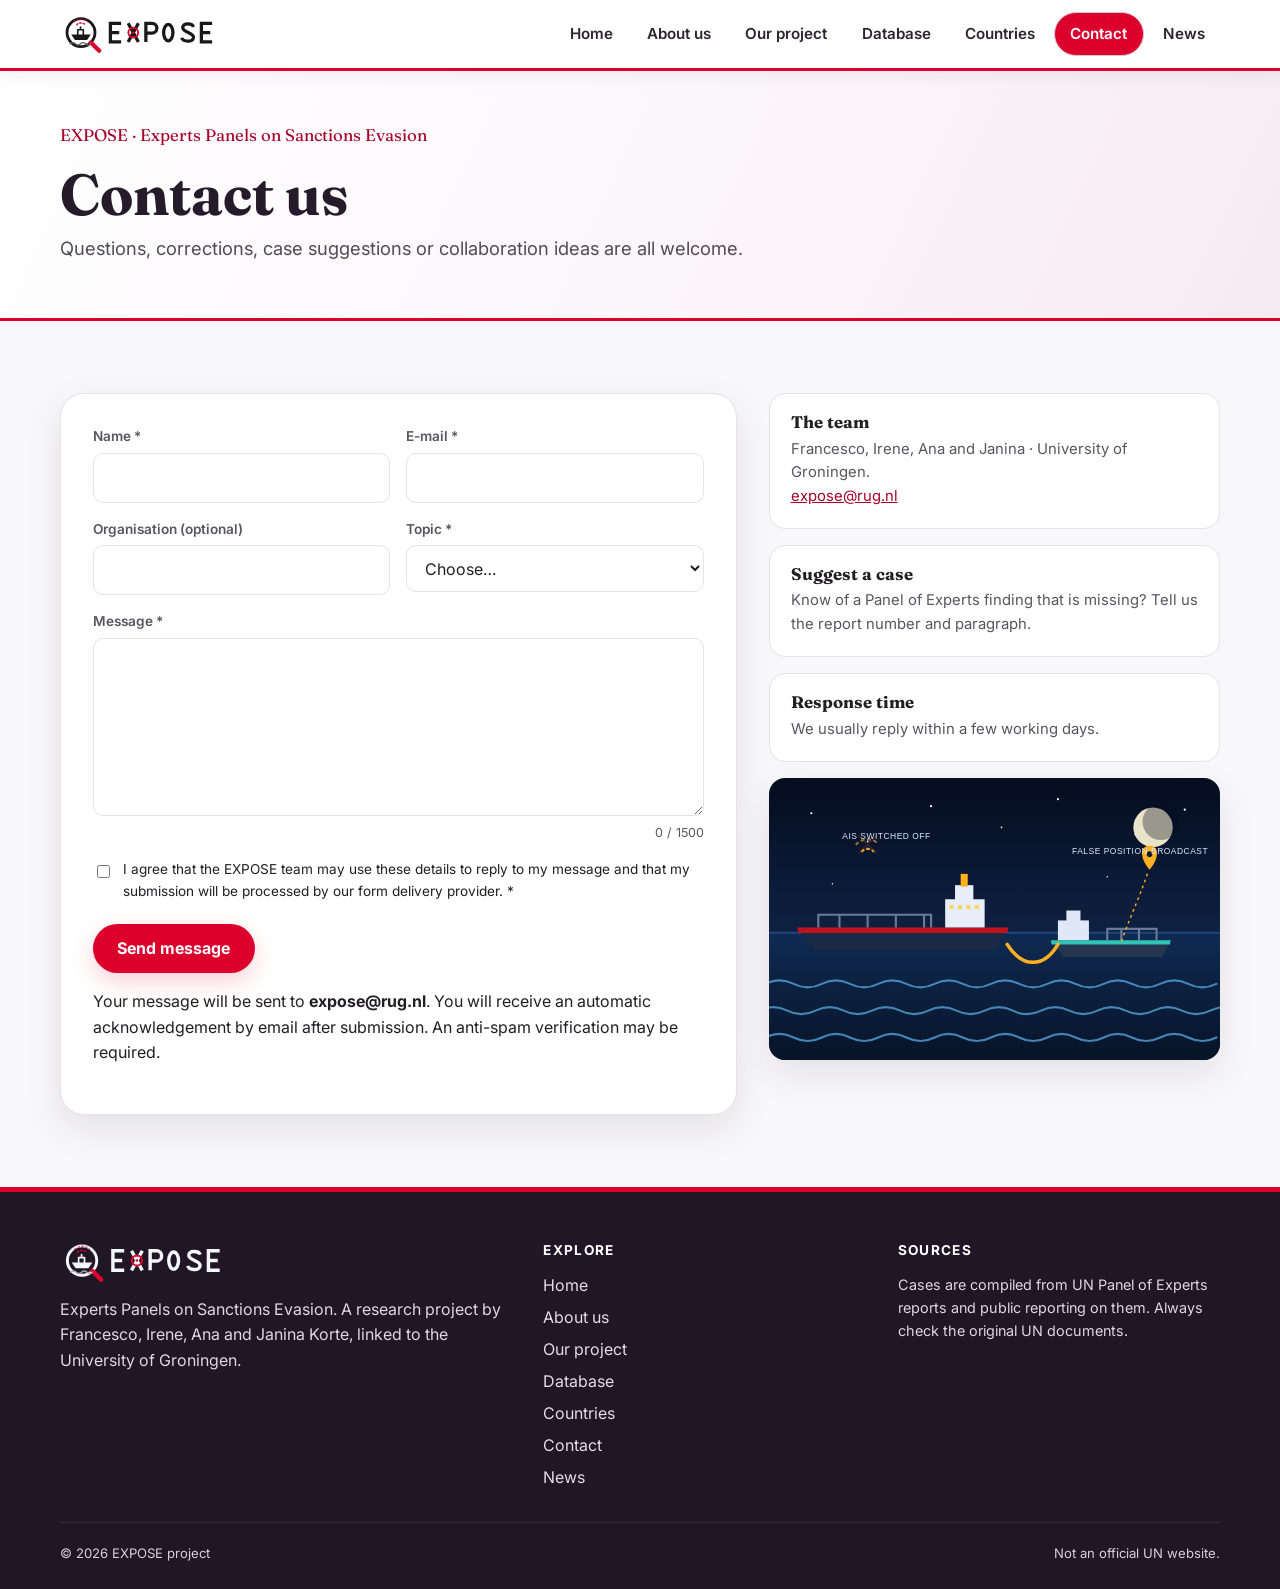
<file: contact.html>
<!DOCTYPE html>
<html lang="en">
<head>
  <meta charset="utf-8">
  <meta name="viewport" content="width=device-width, initial-scale=1">
  <title>Contact – EXPOSE</title>
  <meta name="description" content="Contact the EXPOSE team at the University of Groningen.">
  <link rel="icon" href="assets/favicon.svg" type="image/svg+xml">
  <link rel="preconnect" href="https://fonts.googleapis.com">
  <link href="https://fonts.googleapis.com/css2?family=Fraunces:opsz,wght@9..144,600;9..144,700&family=Inter:wght@400;600;700;800&display=swap" rel="stylesheet">
  <link rel="stylesheet" href="css/style.css">
  <link rel="stylesheet" href="css/document-search.css">
  <link rel="stylesheet" href="css/rug-theme.css?v=20261118-purple3">
</head>
<body data-page="contact">
  <a class="skip" href="#main">Skip to content</a>
  <header class="site-header">
    <div class="container nav">
      <a class="brand" href="index.html" aria-label="EXPOSE home"><img src="assets/logo-on-light.svg" alt="EXPOSE"></a>
      <button class="menu-toggle" aria-expanded="false" aria-controls="menu">&#9776; Menu</button>
      <ul id="menu" class="menu">
        <li><a href="index.html">Home</a></li>
        <li><a href="about.html">About us</a></li>
        <li><a href="our-project.html">Our project</a></li>
        <li><a href="database.html">Database</a></li>
        <li><a href="countries.html">Countries</a></li>
        <li class="cta"><a href="contact.html" aria-current="page">Contact</a></li>
        <li><a href="news.html">News</a></li></ul>
    </div>
  </header>

  <main id="main">
    <section class="page-hero">
      <div class="container">
        <div class="tagline">EXPOSE &middot; Experts Panels on Sanctions Evasion</div>
        <h1>Contact us</h1>
        <p class="lead">Questions, corrections, case suggestions or collaboration ideas are all welcome.</p>
      </div>
    </section>

    <section>
      <div class="container contact-grid">
        <div class="form-card">
          <form id="contact-form" action="https://formsubmit.co/expose@rug.nl" method="POST" novalidate>
            <input type="hidden" name="_subject" value="New EXPOSE website message">
            <input type="hidden" name="_template" value="table">
            <input type="hidden" name="_autoresponse" value="Thank you for contacting EXPOSE. We have received your message and will get back to you as soon as possible. Best regards, The EXPOSE team, University of Groningen.">
            <input type="hidden" name="_next" id="contact-next" value="">
            <div class="form-grid">
              <div class="field">
                <label for="name">Name *</label>
                <input id="name" name="name" type="text" autocomplete="name" required>
                <div class="err">Please enter your name.</div>
              </div>
              <div class="field">
                <label for="email">E-mail *</label>
                <input id="email" name="email" type="email" autocomplete="email" required>
                <div class="err">Please enter a valid e-mail address.</div>
              </div>
              <div class="field">
                <label for="affiliation">Organisation (optional)</label>
                <input id="affiliation" name="affiliation" type="text" autocomplete="organization">
              </div>
              <div class="field">
                <label for="topic">Topic *</label>
                <select id="topic" name="topic" required>
                  <option value="">Choose&hellip;</option>
                  <option>General question</option>
                  <option>Suggest or correct a case</option>
                  <option>Collaboration or data</option>
                  <option>Media or teaching</option>
                  <option>Other</option>
                </select>
                <div class="err">Please choose a topic.</div>
              </div>
              <div class="field full">
                <label for="message">Message *</label>
                <textarea id="message" name="message" rows="6" maxlength="1500" required></textarea>
                <div class="counter" id="counter">0 / 1500</div>
                <div class="err">Please write at least 10 characters.</div>
              </div>
              <div class="field full">
                <label style="display:flex;gap:.6rem;align-items:flex-start;font-weight:400;color:var(--ink)">
                  <input id="consent" name="consent" type="checkbox" style="margin-top:.35rem">
                  <span>I agree that the EXPOSE team may use these details to reply to my message and that my submission will be processed by our form delivery provider. *</span>
                </label>
                <div class="err">Please tick the box to continue.</div>
              </div>
              <div class="hp" aria-hidden="true"><label>Leave empty <input name="_honey" type="text" tabindex="-1" autocomplete="off"></label></div>
              <div class="full"><button class="btn btn-primary" type="submit">Send message</button></div>
            </div>
          </form>
          <p class="small" style="margin-top:1rem">Your message will be sent to <strong>expose@rug.nl</strong>. You will receive an automatic acknowledgement by email after submission. An anti-spam verification may be required.</p>
        </div>

        <div class="contact-side">
          <div class="info"><h3>The team</h3><p>Francesco, Irene, Ana and Janina &middot; University of Groningen.</p><p><a href="mailto:expose@rug.nl">expose@rug.nl</a></p></div>
          <div class="info"><h3>Suggest a case</h3><p>Know of a Panel of Experts finding that is missing? Tell us the report number and paragraph.</p></div>
          <div class="info"><h3>Response time</h3><p>We usually reply within a few working days.</p></div>
          <img class="rounded" src="assets/img/tanker-sts.svg" alt="Illustration of a ship-to-ship transfer at night" loading="lazy">
        </div>
      </div>
    </section>
  </main>

  <footer class="site-footer">
    <div class="container">
      <div class="foot">
        <div><img src="assets/logo.svg" alt="EXPOSE"><p>Experts Panels on Sanctions Evasion. A research project by Francesco, Irene, Ana and Janina Korte, linked to the University of Groningen.</p></div>
        <div><h4>Explore</h4><ul><li><a href="index.html">Home</a></li><li><a href="about.html">About us</a></li><li><a href="our-project.html">Our project</a></li><li><a href="database.html">Database</a></li>
        <li><a href="countries.html">Countries</a></li><li><a href="contact.html">Contact</a></li><li><a href="news.html">News</a></li></ul></div>
        <div><h4>Sources</h4><p style="font-size:.9rem">Cases are compiled from UN Panel of Experts reports and public reporting on them. Always check the original UN documents.</p></div>
      </div>
      <div class="legal"><span>&copy; <span data-year></span> EXPOSE project</span><span>Not an official UN website.</span></div>
    </div>
  </footer>

  <script src="data/cases.js"></script>
  <script src="js/main.js"></script>
  <script src="js/contact.js"></script>
</body>
</html>
</file>
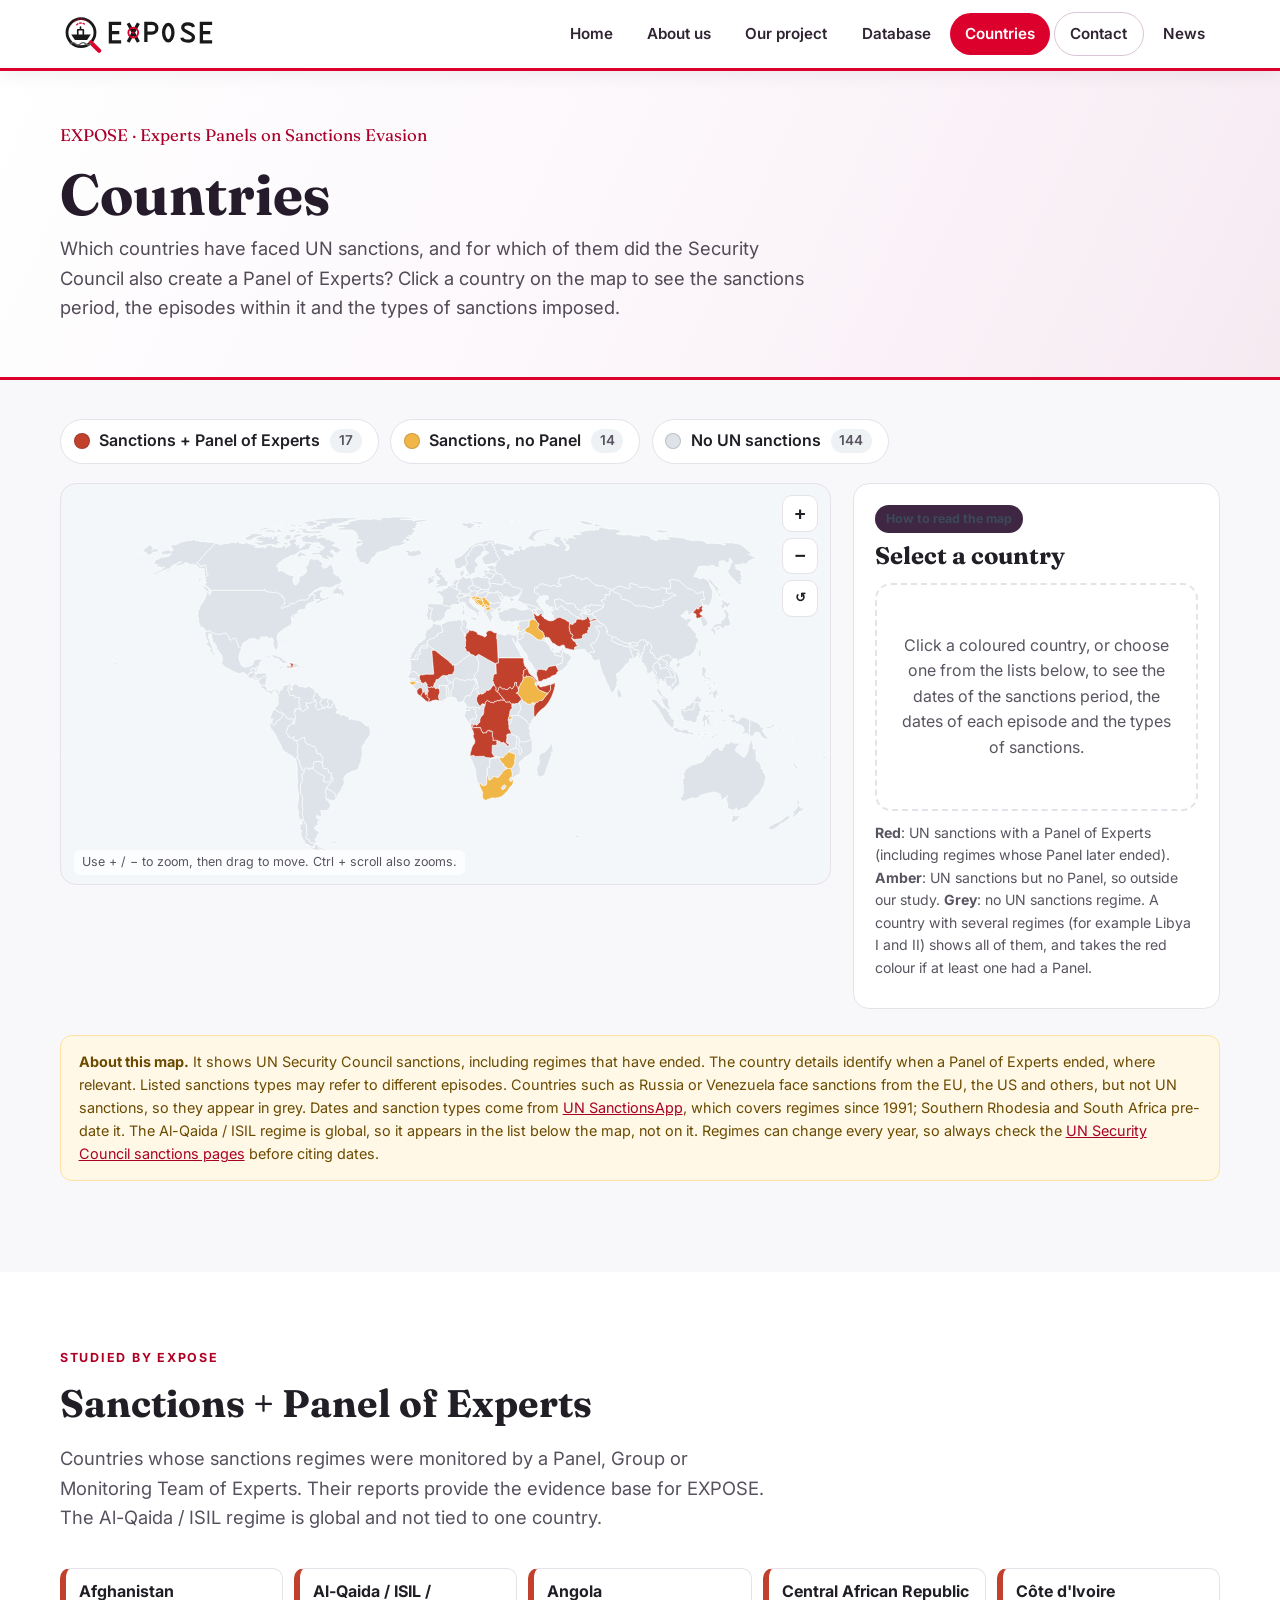
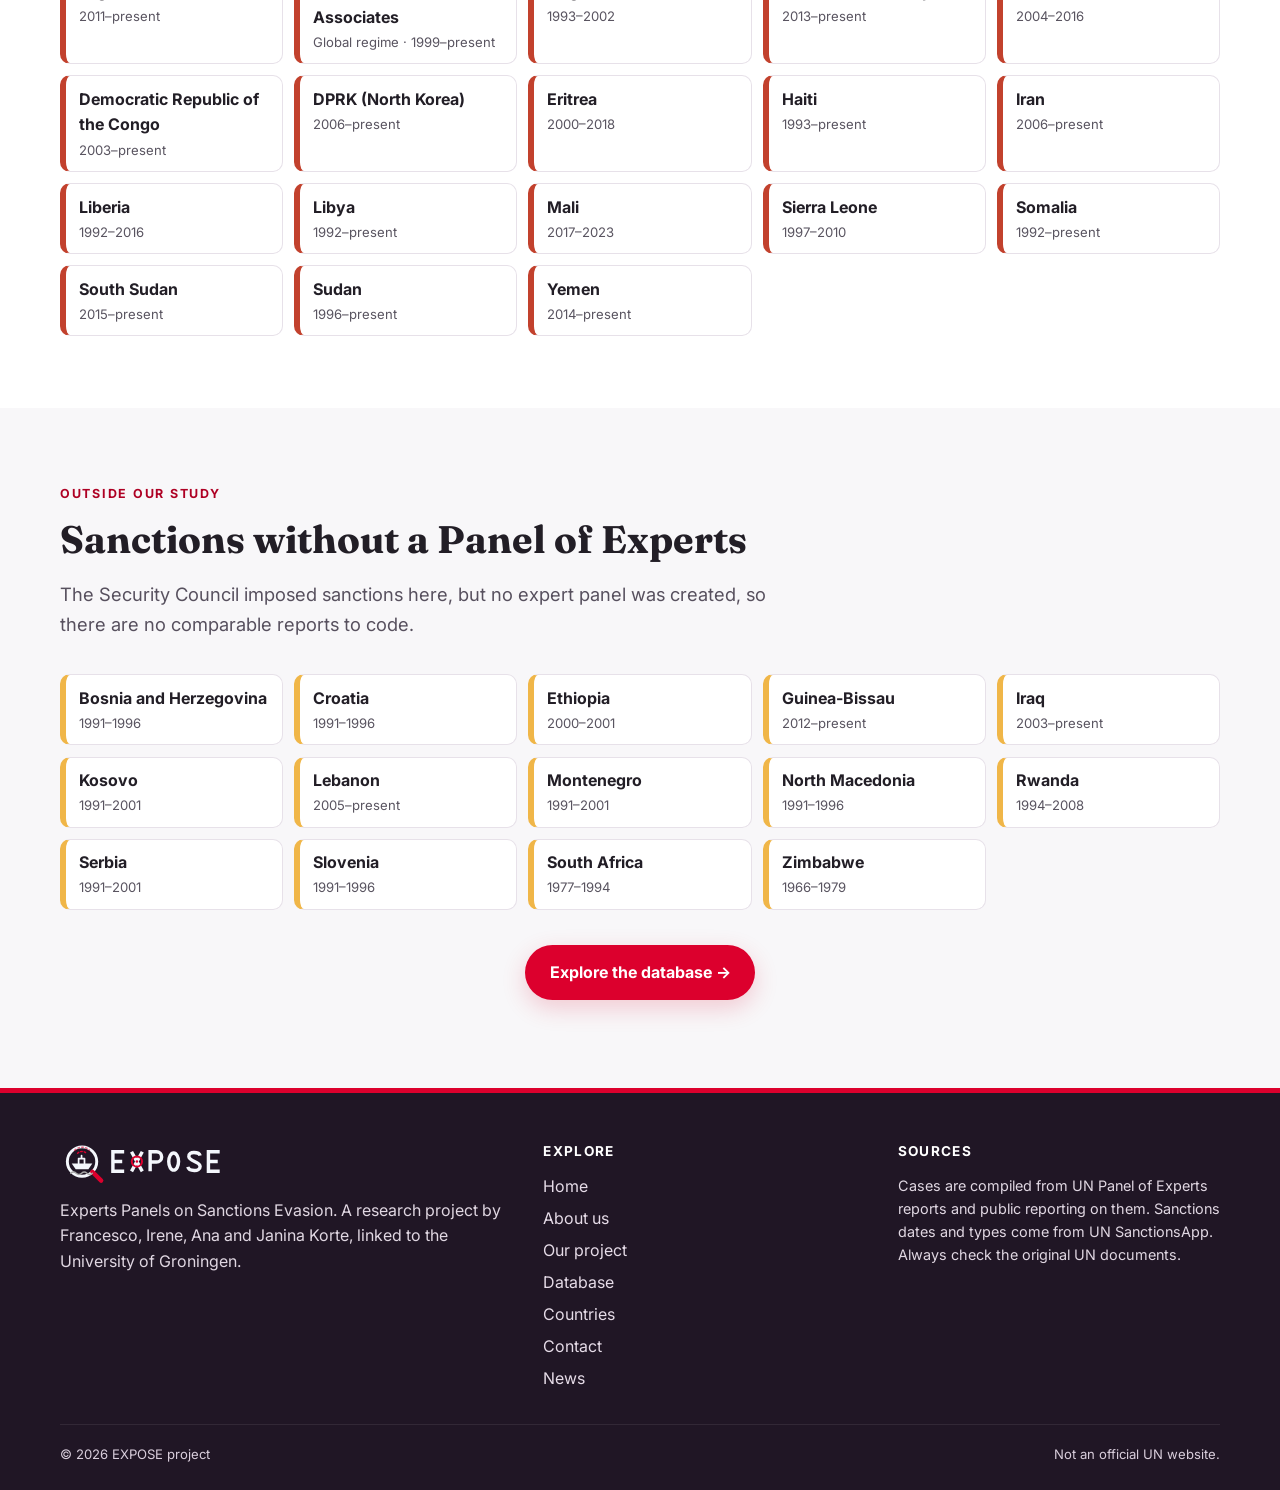
<file: countries.html>
<!DOCTYPE html>
<html lang="en">
<head>
  <meta charset="utf-8">
  <meta name="viewport" content="width=device-width, initial-scale=1">
  <title>Countries – EXPOSE</title>
  <meta name="description" content="An interactive world map of countries subject to UN sanctions and to a Panel of Experts, the countries studied by EXPOSE.">
  <link rel="icon" href="assets/favicon.svg" type="image/svg+xml">
  <link rel="preconnect" href="https://fonts.googleapis.com">
  <link href="https://fonts.googleapis.com/css2?family=Fraunces:opsz,wght@9..144,600;9..144,700&family=Inter:wght@400;600;700;800&display=swap" rel="stylesheet">
  <link rel="stylesheet" href="css/style.css">
  <link rel="stylesheet" href="css/countries.css">
  <link rel="stylesheet" href="css/document-search.css">
  <link rel="stylesheet" href="css/rug-theme.css?v=20261118-purple3">
</head>
<body data-page="countries">
  <a class="skip" href="#main">Skip to content</a>
  <header class="site-header">
    <div class="container nav">
      <a class="brand" href="index.html" aria-label="EXPOSE home"><img src="assets/logo-on-light.svg" alt="EXPOSE"></a>
      <button class="menu-toggle" aria-expanded="false" aria-controls="menu">&#9776; Menu</button>
      <ul id="menu" class="menu">
        <li><a href="index.html">Home</a></li>
        <li><a href="about.html">About us</a></li>
        <li><a href="our-project.html">Our project</a></li>
        <li><a href="database.html">Database</a></li>
        <li><a href="countries.html" aria-current="page">Countries</a></li>
        <li class="cta"><a href="contact.html">Contact</a></li>
        <li><a href="news.html">News</a></li></ul>
    </div>
  </header>

  <main id="main" class="cx">
    <section class="page-hero">
      <div class="container">
        <div class="tagline">EXPOSE &middot; Experts Panels on Sanctions Evasion</div>
        <h1>Countries</h1>
        <p class="lead">Which countries have faced UN sanctions, and for which of them did the Security Council also create a Panel of Experts? Click a country on the map to see the sanctions period, the episodes within it and the types of sanctions imposed.</p>
      </div>
    </section>

    <section style="padding-top:2.4rem">
      <div class="container">

        <div class="cx-legend" role="group" aria-label="Map legend. Press a button to show or hide a category">
          <button type="button" data-type="panel" aria-pressed="true"><span class="sw sw-panel"></span>Sanctions + Panel of Experts <span class="n"></span></button>
          <button type="button" data-type="sanctions" aria-pressed="true"><span class="sw sw-sanctions"></span>Sanctions, no Panel <span class="n"></span></button>
          <button type="button" data-type="none" aria-pressed="true"><span class="sw sw-none"></span>No UN sanctions <span class="n"></span></button>
        </div>

        <div id="cx-stage" class="cx-stage">
          <div class="cx-mapwrap">
            <svg id="cx-map" viewBox="0 0 960 500" role="group" aria-label="World map of UN sanctions regimes and Panels of Experts">
              <g id="cx-world"></g>
            </svg>
            <div class="cx-zoom">
              <button id="cx-zin" type="button" aria-label="Zoom in">+</button>
              <button id="cx-zout" type="button" aria-label="Zoom out">&minus;</button>
              <button id="cx-zreset" type="button" aria-label="Reset zoom" style="font-size:.8rem">&#8634;</button>
            </div>
            <div class="cx-hint">Use + / &minus; to zoom, then drag to move. Ctrl + scroll also zooms.</div>
            <div id="cx-tip" role="tooltip" hidden></div>
          </div>

          <aside id="cx-detail" class="cx-detail" aria-live="polite">
            <span class="badge badge-none">How to read the map</span>
            <h3>Select a country</h3>
            <p class="empty">Click a coloured country, or choose one from the lists below, to see the dates of the sanctions period, the dates of each episode and the types of sanctions.</p>
            <p class="small"><strong>Red</strong>: UN sanctions with a Panel of Experts (including regimes whose Panel later ended). <strong>Amber</strong>: UN sanctions but no Panel, so outside our study. <strong>Grey</strong>: no UN sanctions regime. A country with several regimes (for example Libya I and II) shows all of them, and takes the red colour if at least one had a Panel.</p>
          </aside>
        </div>

        <div class="notice" style="margin-top:1.6rem"><strong>About this map.</strong> It shows UN Security Council sanctions, including regimes that have ended. The country details identify when a Panel of Experts ended, where relevant. Listed sanctions types may refer to different episodes. Countries such as Russia or Venezuela face sanctions from the EU, the US and others, but not UN sanctions, so they appear in grey. Dates and sanction types come from <a href="https://unsanctionsapp.com/cases" target="_blank" rel="noopener">UN SanctionsApp</a>, which covers regimes since 1991; Southern Rhodesia and South Africa pre-date it. The Al-Qaida / ISIL regime is global, so it appears in the list below the map, not on it. Regimes can change every year, so always check the <a href="https://main.un.org/securitycouncil/en/sanctions/information" target="_blank" rel="noopener">UN Security Council sanctions pages</a> before citing dates.</div>
      </div>
    </section>

    <section class="section-alt" id="cx-list-panel">
      <div class="container">
        <div class="section-head reveal">
          <span class="eyebrow">Studied by EXPOSE</span>
          <h2>Sanctions + Panel of Experts</h2>
          <p class="lead">Countries whose sanctions regimes were monitored by a Panel, Group or Monitoring Team of Experts. Their reports provide the evidence base for EXPOSE. The Al-Qaida / ISIL regime is global and not tied to one country.</p>
        </div>
        <div id="cx-chips-panel" class="cx-chips"></div>
      </div>
    </section>

    <section id="cx-list-sanctions">
      <div class="container">
        <div class="section-head reveal">
          <span class="eyebrow">Outside our study</span>
          <h2>Sanctions without a Panel of Experts</h2>
          <p class="lead">The Security Council imposed sanctions here, but no expert panel was created, so there are no comparable reports to code.</p>
        </div>
        <div id="cx-chips-sanctions" class="cx-chips"></div>
        <p style="text-align:center;margin-top:2.2rem"><a class="btn btn-primary" href="database.html">Explore the database &rarr;</a></p>
      </div>
    </section>
  </main>

  <footer class="site-footer">
    <div class="container">
      <div class="foot">
        <div><img src="assets/logo.svg" alt="EXPOSE"><p>Experts Panels on Sanctions Evasion. A research project by Francesco, Irene, Ana and Janina Korte, linked to the University of Groningen.</p></div>
        <div><h4>Explore</h4><ul><li><a href="index.html">Home</a></li><li><a href="about.html">About us</a></li><li><a href="our-project.html">Our project</a></li><li><a href="database.html">Database</a></li><li><a href="countries.html">Countries</a></li><li><a href="contact.html">Contact</a></li><li><a href="news.html">News</a></li></ul></div>
        <div><h4>Sources</h4><p style="font-size:.9rem">Cases are compiled from UN Panel of Experts reports and public reporting on them. Sanctions dates and types come from UN SanctionsApp. Always check the original UN documents.</p></div>
      </div>
      <div class="legal"><span>&copy; <span data-year></span> EXPOSE project</span><span>Not an official UN website.</span></div>
    </div>
  </footer>

  <script src="data/cases.js"></script>
  <script src="js/main.js"></script>
  <script src="data/world-map.js"></script>
  <script src="data/countries.js"></script>
  <script src="js/countries.js"></script>
</body>
</html>
</file>
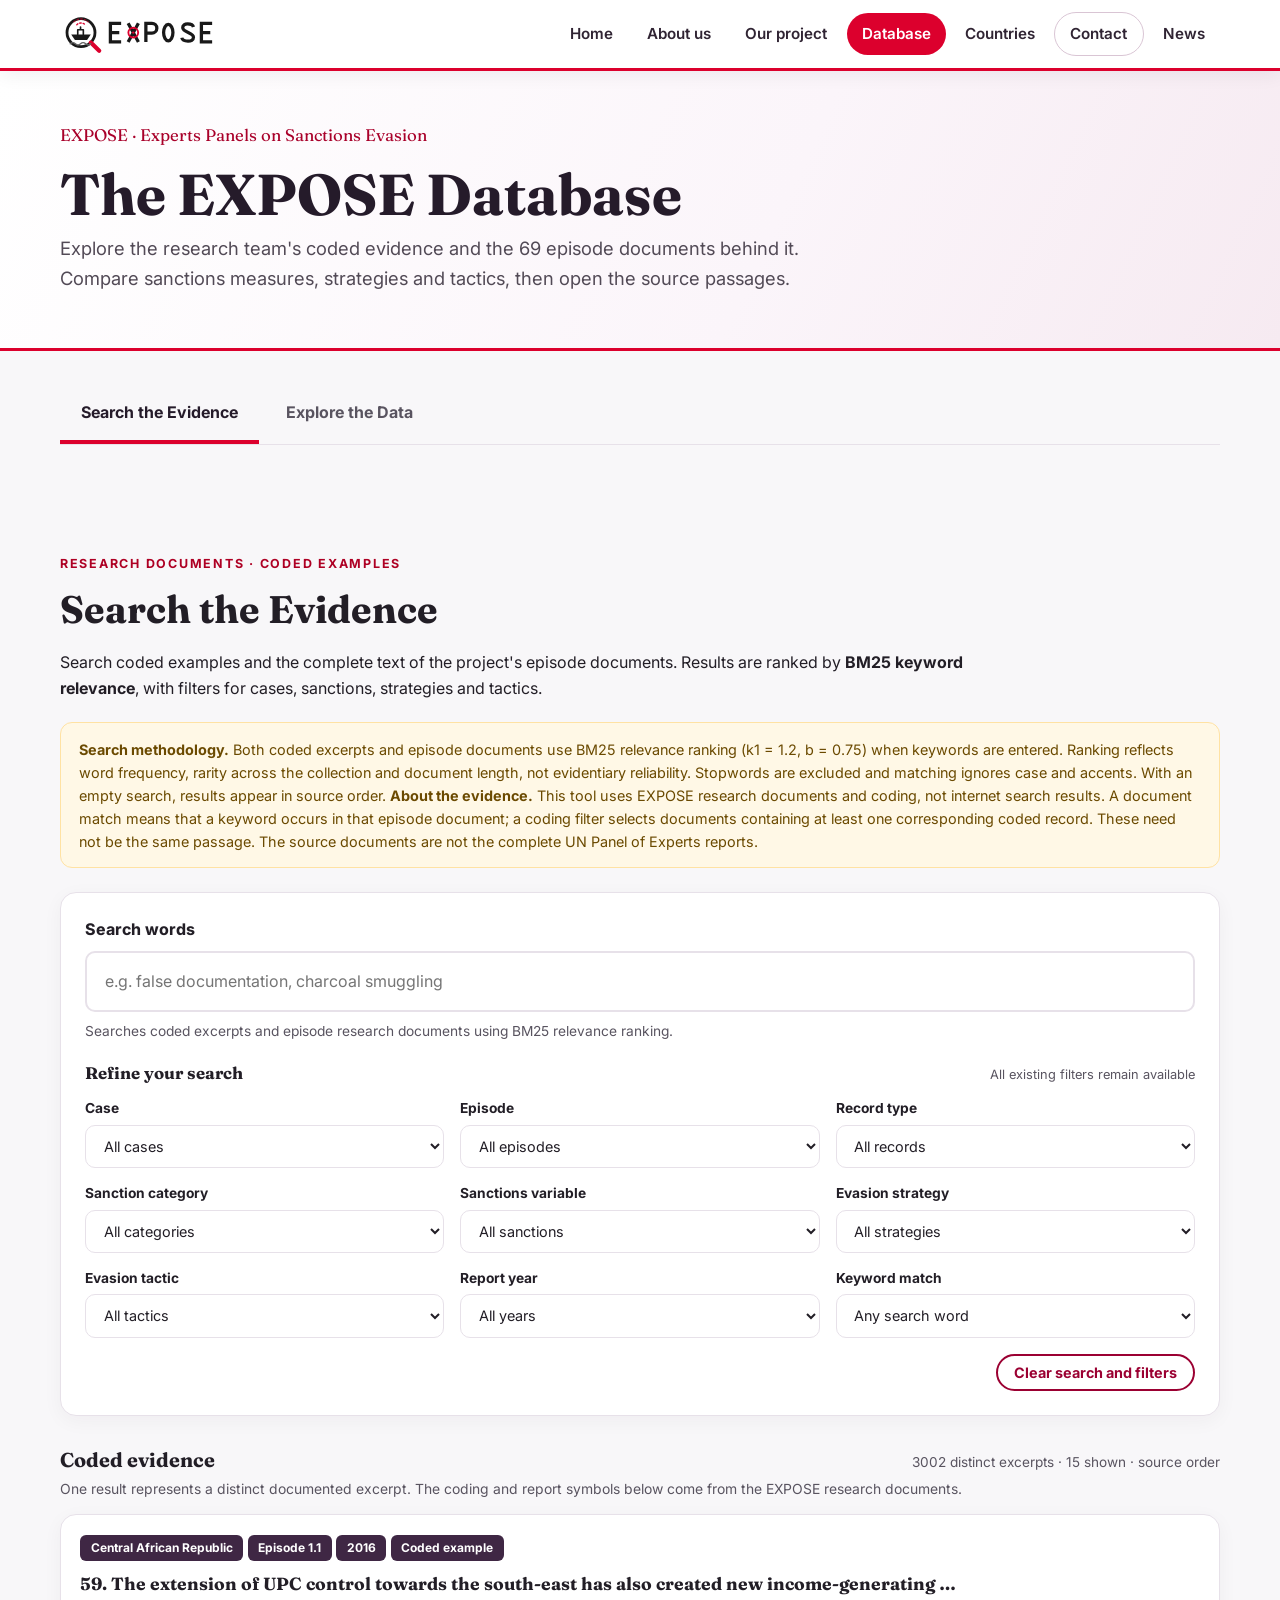
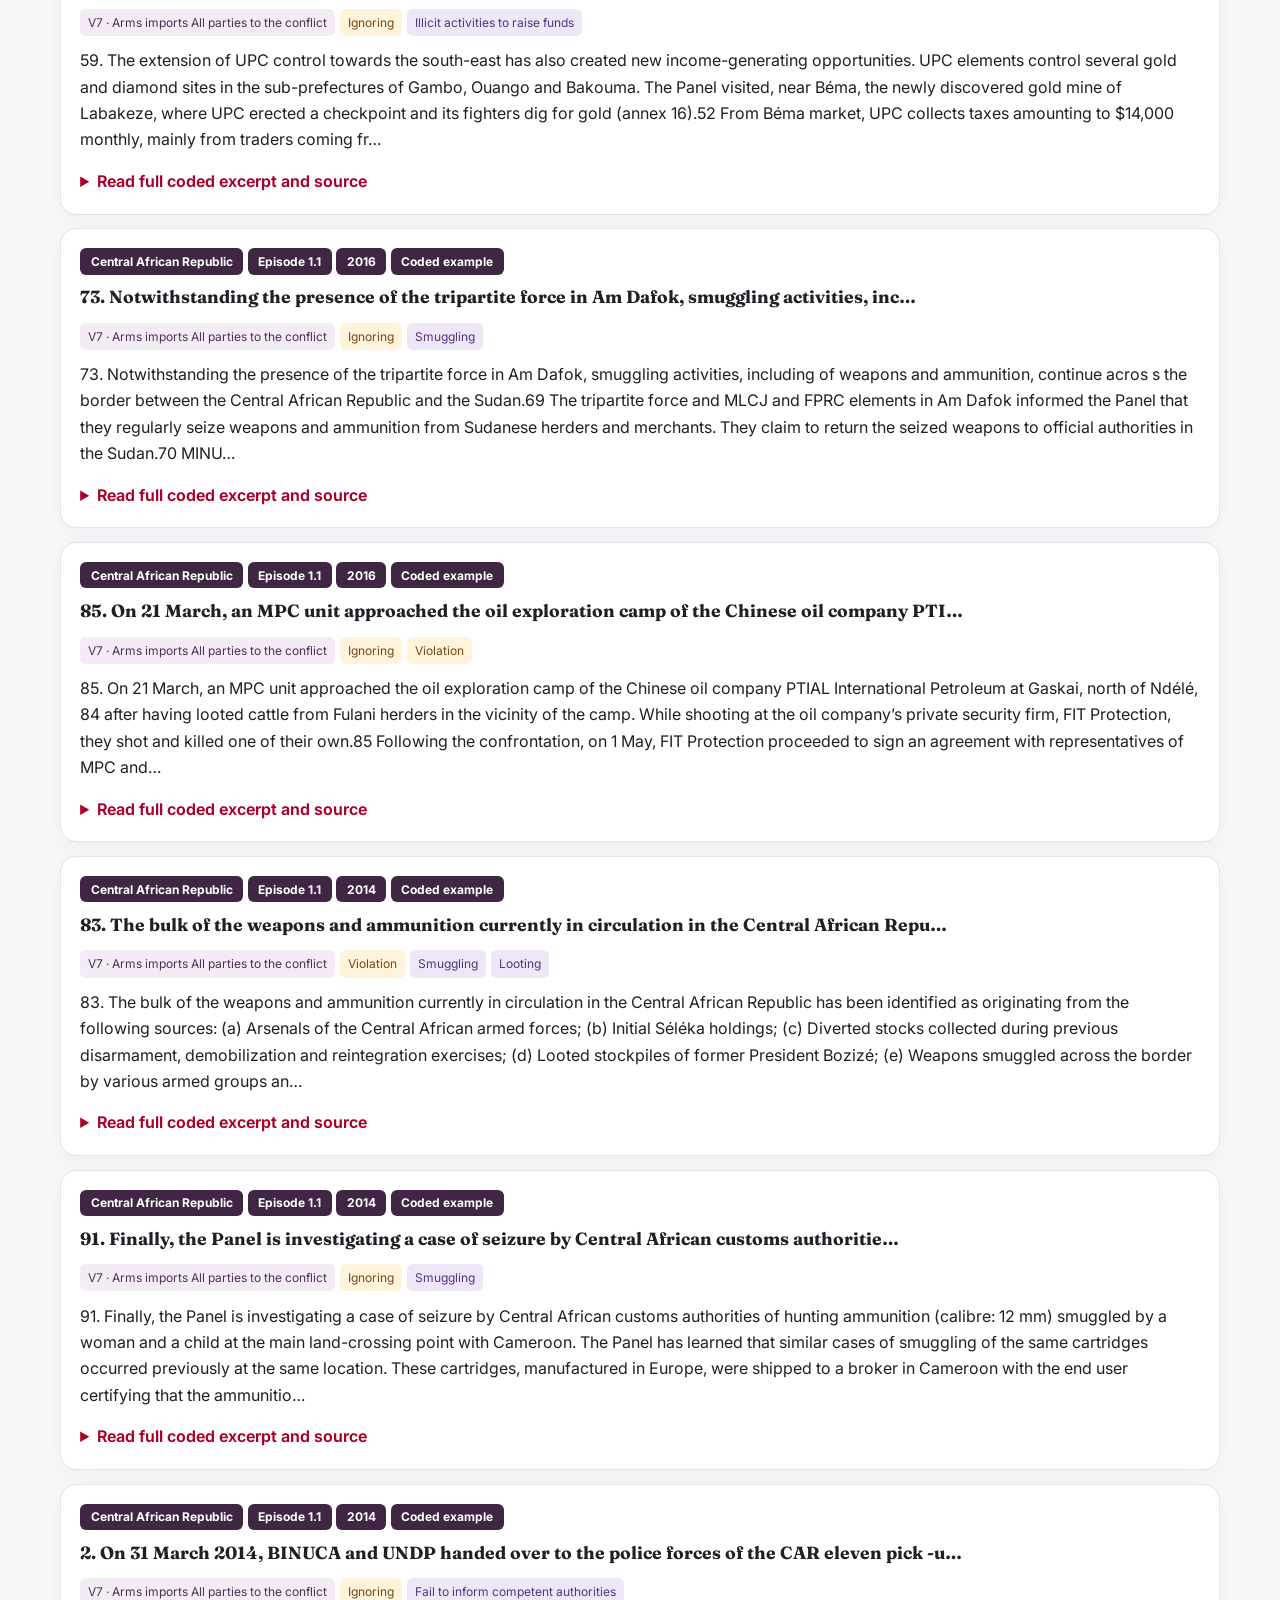
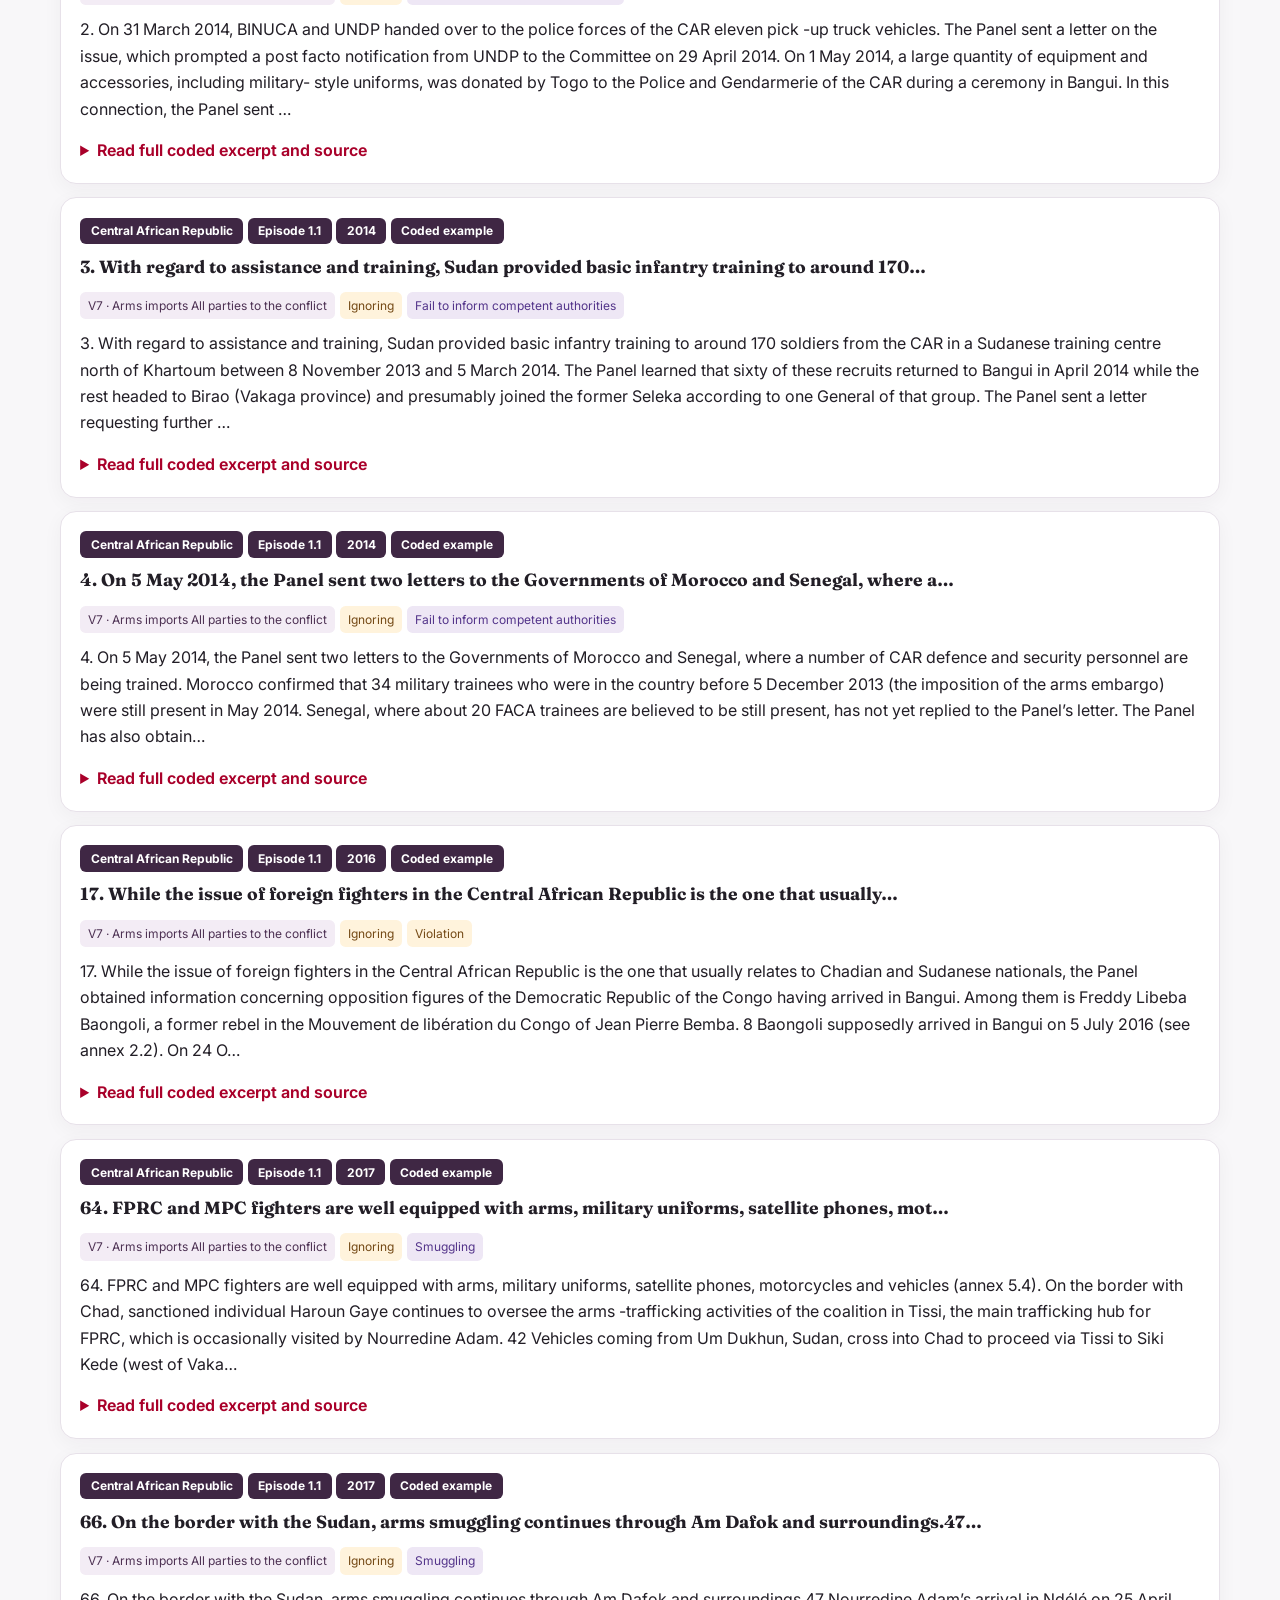
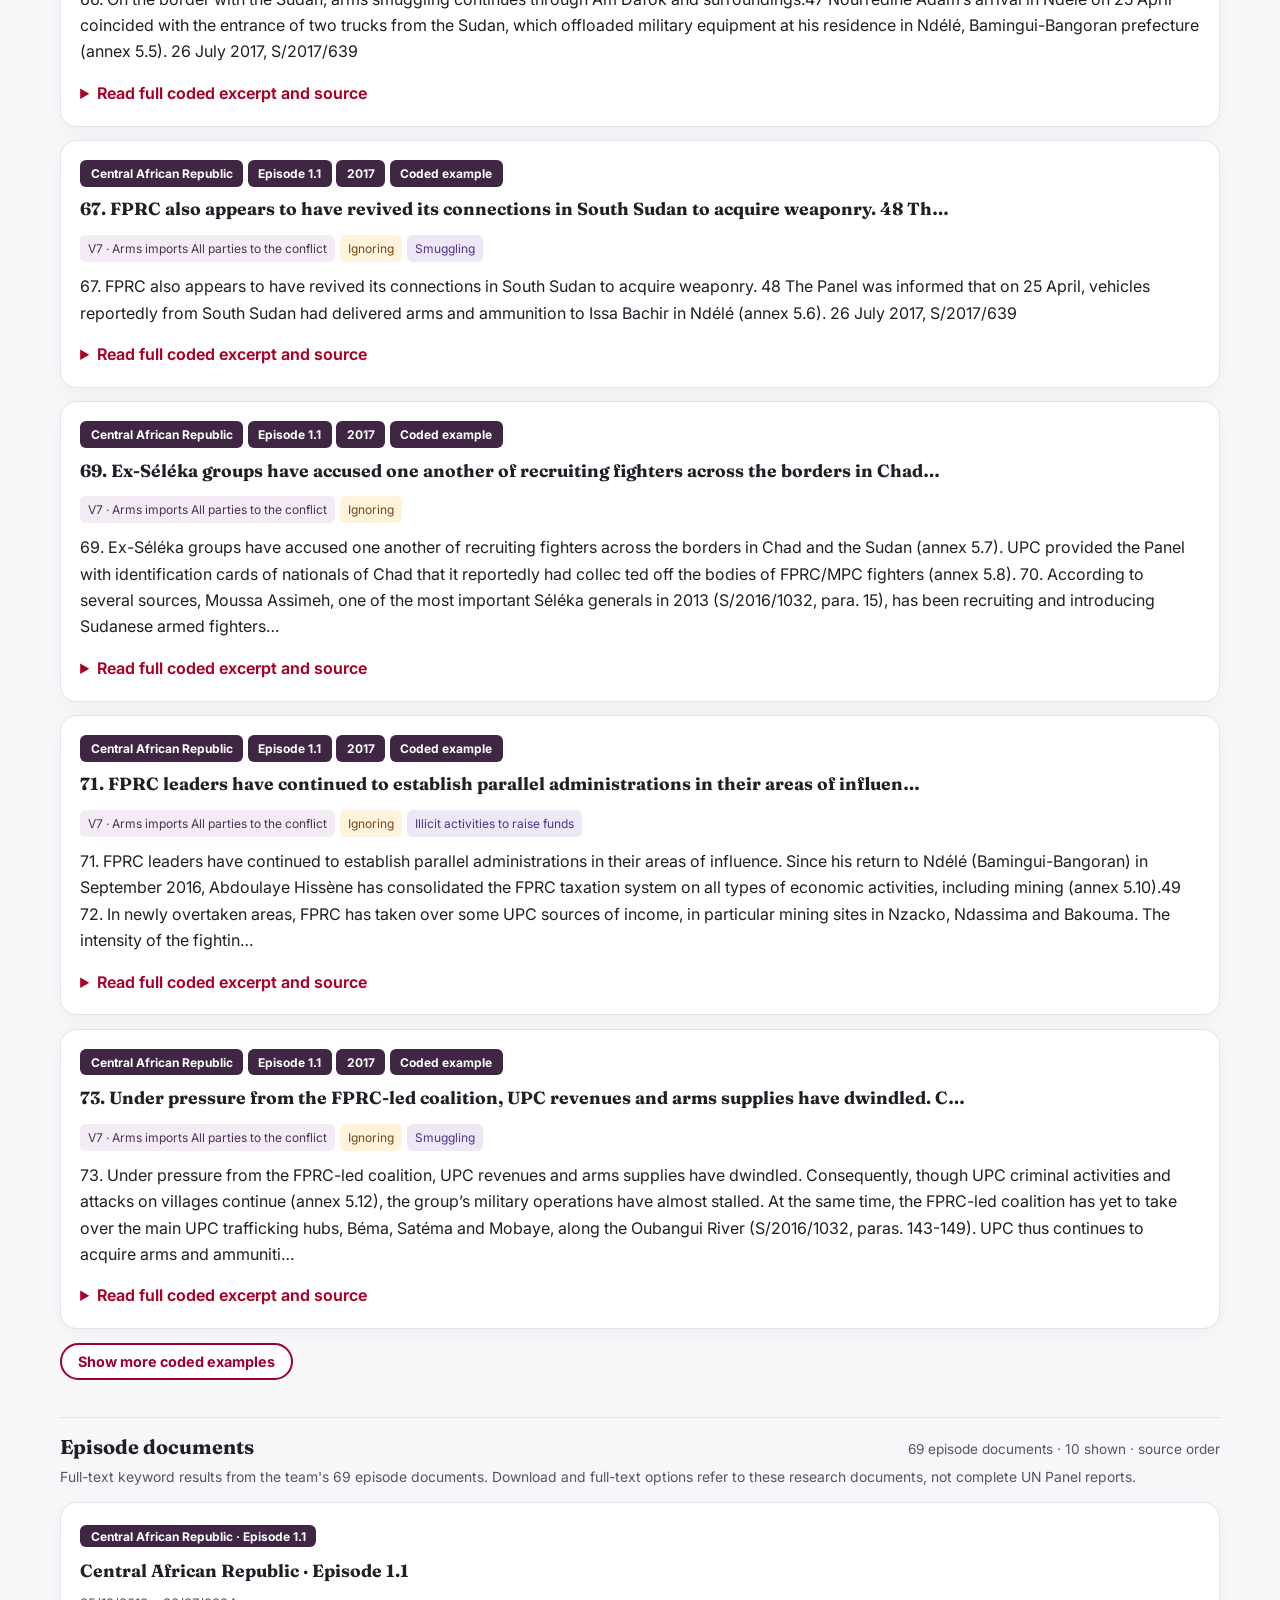
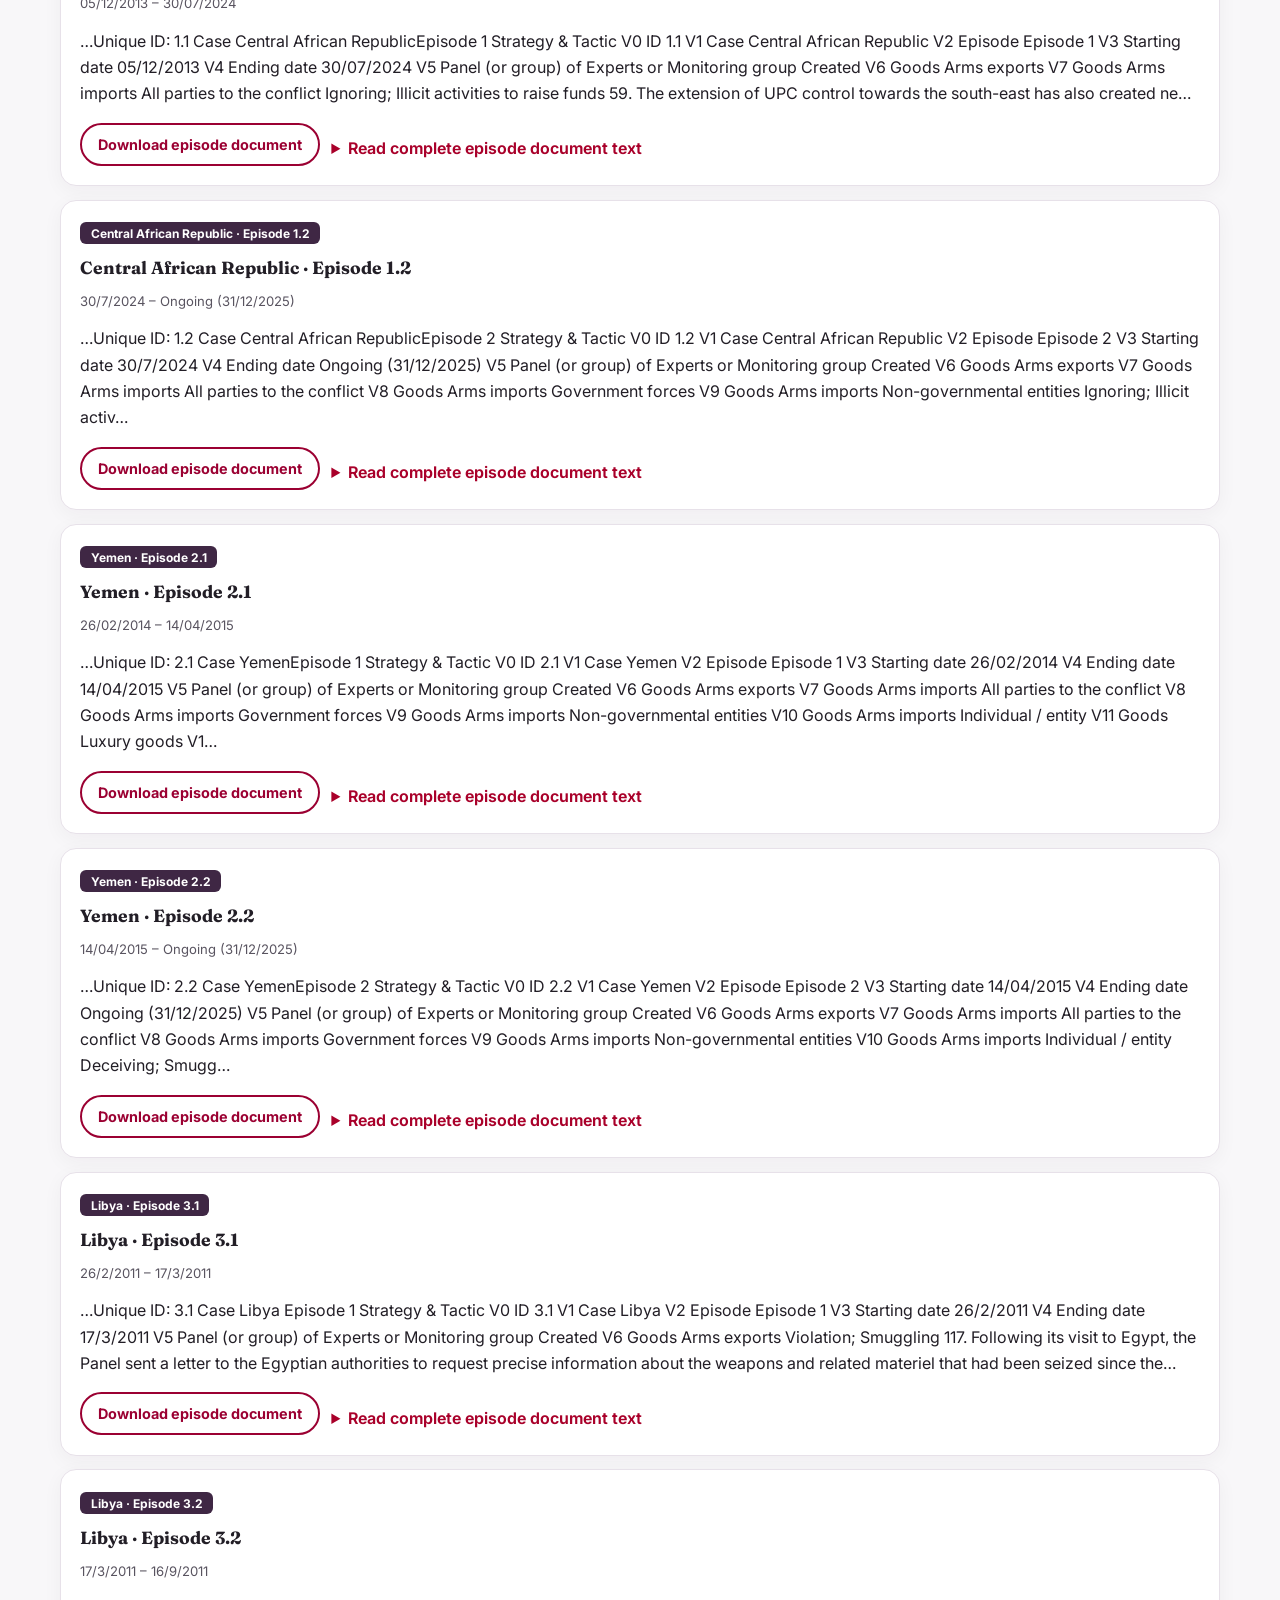
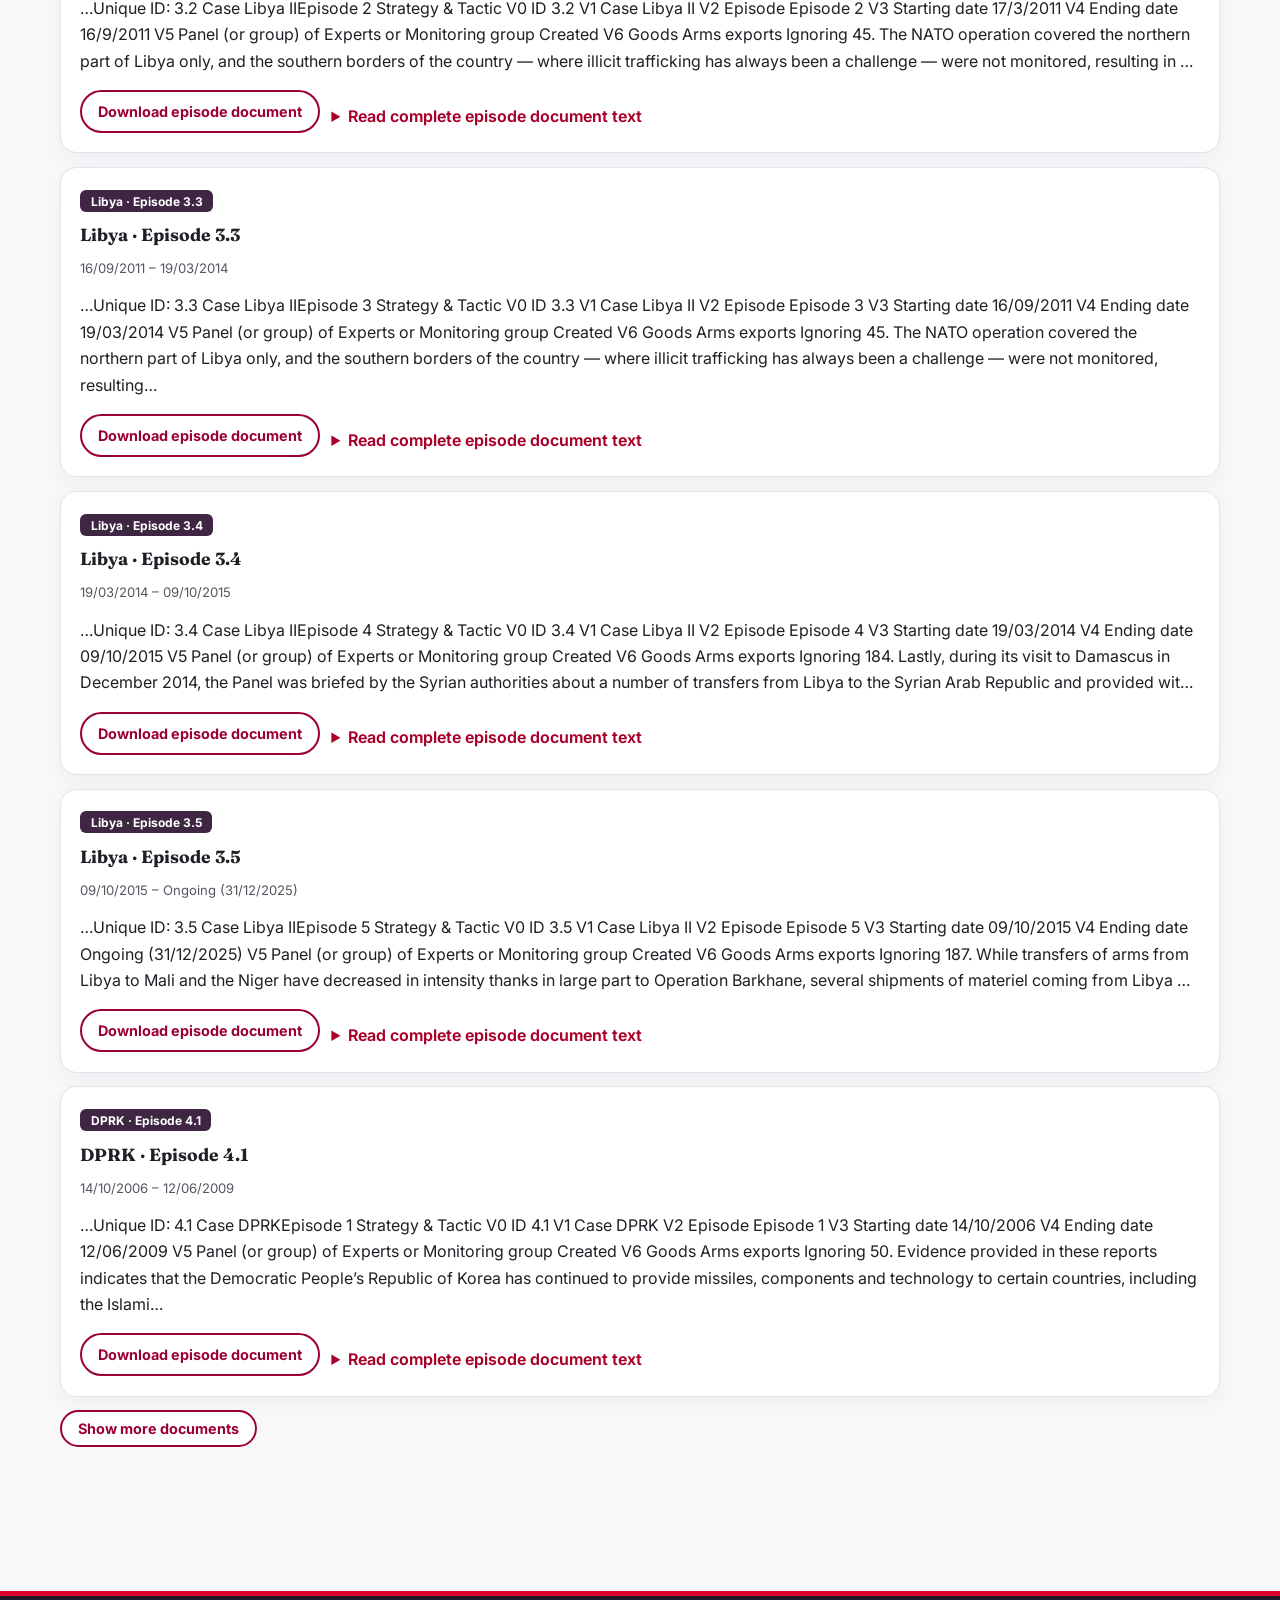
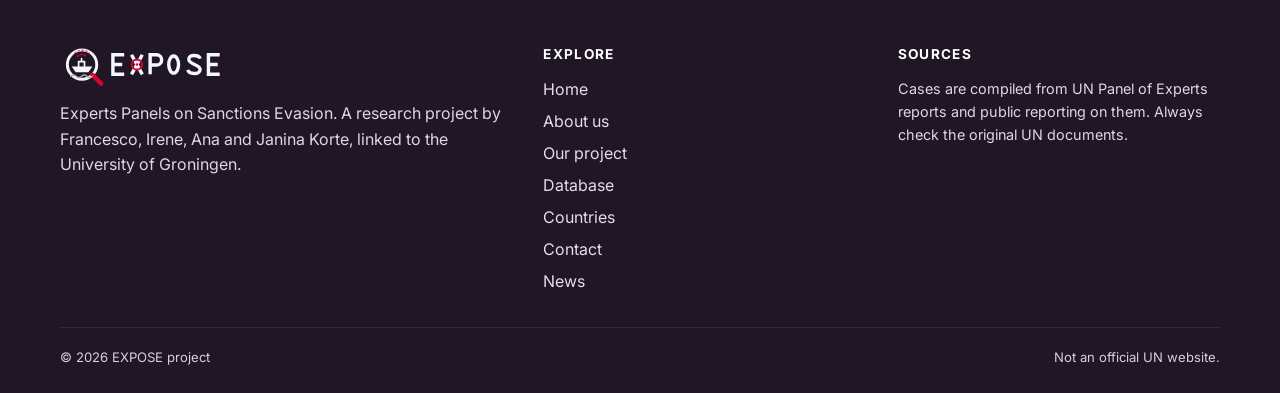
<file: database.html>
<!DOCTYPE html>
<html lang="en">
<head>
  <meta charset="utf-8">
  <meta name="viewport" content="width=device-width, initial-scale=1">
  <title>Database – EXPOSE</title>
  <meta name="description" content="Filter classified cases of UN sanctions evasion documented by the Panels of Experts.">
  <link rel="icon" href="assets/favicon.svg" type="image/svg+xml">
  <link rel="preconnect" href="https://fonts.googleapis.com">
  <link href="https://fonts.googleapis.com/css2?family=Fraunces:opsz,wght@9..144,600;9..144,700&family=Inter:wght@400;600;700;800&display=swap" rel="stylesheet">
  <link rel="stylesheet" href="css/style.css">
  <link rel="stylesheet" href="css/database-coded.css">
  <link rel="stylesheet" href="css/database-next.css">
  <link rel="stylesheet" href="css/document-search.css">
  <link rel="stylesheet" href="css/rug-theme.css?v=20261118-purple3">
</head>
<body data-page="database">
  <a class="skip" href="#main">Skip to content</a>
  <header class="site-header">
    <div class="container nav">
      <a class="brand" href="index.html" aria-label="EXPOSE home"><img src="assets/logo-on-light.svg" alt="EXPOSE"></a>
      <button class="menu-toggle" aria-expanded="false" aria-controls="menu">&#9776; Menu</button>
      <ul id="menu" class="menu">
        <li><a href="index.html">Home</a></li>
        <li><a href="about.html">About us</a></li>
        <li><a href="our-project.html">Our project</a></li>
        <li><a href="database.html" aria-current="page">Database</a></li>
        <li><a href="countries.html">Countries</a></li>
        <li class="cta"><a href="contact.html">Contact</a></li>
        <li><a href="news.html">News</a></li>
      </ul>
    </div>
  </header>

  <main id="main" class="db-next">
    <section class="page-hero">
      <div class="container">
        <div class="tagline">EXPOSE &middot; Experts Panels on Sanctions Evasion</div>
        <h1>The EXPOSE Database</h1>
        <p class="lead">Explore the research team's coded evidence and the 69 episode documents behind it. Compare sanctions measures, strategies and tactics, then open the source passages.</p>
      </div>
    </section>
    <section class="db-main-section">
      <div class="container">
        <div class="db-view-tabs" role="tablist" aria-label="Choose database view">
          <button id="tab-evidence" type="button" role="tab" aria-controls="evidence-view" aria-selected="true">Search the Evidence</button>
          <button id="tab-matrix" type="button" role="tab" aria-controls="matrix-view" aria-selected="false">Explore the Data</button>
        </div>
        <section id="evidence-view" role="tabpanel" aria-labelledby="tab-evidence" class="db-view">
          <div class="section-head">
            <span class="eyebrow">Research documents &middot; coded examples</span>
            <h2>Search the Evidence</h2>
            <p>Search coded examples and the complete text of the project's episode documents. Results are ranked by <strong>BM25 keyword relevance</strong>, with filters for cases, sanctions, strategies and tactics.</p>
          </div>
          <div class="notice db-method-note"><strong>Search methodology.</strong> Both coded excerpts and episode documents use BM25 relevance ranking (k1 = 1.2, b = 0.75) when keywords are entered. Ranking reflects word frequency, rarity across the collection and document length, not evidentiary reliability. Stopwords are excluded and matching ignores case and accents. With an empty search, results appear in source order. <strong>About the evidence.</strong> This tool uses EXPOSE research documents and coding, not internet search results. A document match means that a keyword occurs in that episode document; a coding filter selects documents containing at least one corresponding coded record. These need not be the same passage. The source documents are not the complete UN Panel of Experts reports.</div>
          <div class="db-evidence-layout">
            <div class="db-search-panel" role="search" aria-label="Search EXPOSE evidence">
              <div class="db-search-primary">
                <label for="ev-keyword">Search words</label>
                <input id="ev-keyword" type="search" placeholder="e.g. false documentation, charcoal smuggling" autocomplete="off">
                <p class="db-search-tip">Searches coded excerpts and episode research documents using BM25 relevance ranking.</p>
              </div>
              <div class="db-filter-heading"><h3>Refine your search</h3><span>All existing filters remain available</span></div>
              <div class="db-filter-grid">
                <div class="db-filter-field"><label for="ev-case">Case</label><select id="ev-case"><option value="">All cases</option></select></div>
                <div class="db-filter-field"><label for="ev-episode">Episode</label><select id="ev-episode"><option value="">All episodes</option></select></div>
                <div class="db-filter-field"><label for="ev-status">Record type</label><select id="ev-status"><option value="">All records</option><option value="Coded example">Coded examples</option><option value="No violations reported">No violations reported</option></select></div>
                <div class="db-filter-field"><label for="ev-group">Sanction category</label><select id="ev-group"><option value="">All categories</option><option>Goods</option><option>Money</option><option>Services</option><option>Other</option></select></div>
                <div class="db-filter-field"><label for="ev-variable">Sanctions variable</label><select id="ev-variable"><option value="">All sanctions</option></select></div>
                <div class="db-filter-field"><label for="ev-strategy">Evasion strategy</label><select id="ev-strategy"><option value="">All strategies</option></select></div>
                <div class="db-filter-field"><label for="ev-tactic">Evasion tactic</label><select id="ev-tactic"><option value="">All tactics</option></select></div>
                <div class="db-filter-field"><label for="ev-year">Report year</label><select id="ev-year"><option value="">All years</option></select></div>
                <div class="db-filter-field"><label for="ev-match">Keyword match</label><select id="ev-match"><option value="any">Any search word</option><option value="all">All search words</option></select></div>
              </div>
              <div class="db-search-actions"><button id="ev-clear" type="button" class="btn btn-outline btn-sm">Clear search and filters</button></div>
            </div>
            <div class="db-results-column">
              <div class="db-result-bar"><h3>Coded evidence</h3><span id="ev-count" role="status" aria-live="polite"></span></div>
              <p class="db-hint">One result represents a distinct documented excerpt. The coding and report symbols below come from the EXPOSE research documents.</p>
              <div id="ev-records"></div>
              <button id="ev-more" type="button" class="btn btn-outline btn-sm" hidden>Show more coded examples</button>
              <div class="db-result-bar db-documents-title"><h3>Episode documents</h3><span id="doc-count" role="status" aria-live="polite"></span></div>
              <p class="db-hint">Full-text keyword results from the team's 69 episode documents. Download and full-text options refer to these research documents, not complete UN Panel reports.</p>
              <div id="ev-documents"></div>
              <button id="doc-more" type="button" class="btn btn-outline btn-sm" hidden>Show more documents</button>
            </div>
          </div>
        </section>
        <section id="matrix-view" role="tabpanel" aria-labelledby="tab-matrix" class="db-view" hidden>
          <div class="section-head">
            <span class="eyebrow">Cross-tabulate the EXPOSE coding</span>
            <h2>Explore the Data</h2>
            <p>Choose what appears on the rows and columns. Each matrix cell tells you whether the two variables occur together in the <strong>same documented coded example</strong>, not merely in the same country or episode.</p>
          </div>
          <div class="db-status-explainer" aria-label="Interpretation of matrix results">
            <div><strong>YES · 1</strong><p>At least one documented example has both selected variables coded together. Select YES to see up to 15 supporting examples.</p></div>
            <div><strong>NO · 0</strong><p>No co-coded example is found in the selected scope where the coding is informative. This does not prove that evasion never occurred.</p></div>
            <div><strong>NO DATA · 9</strong><p>Insufficient information to assess the combination, including episodes with no relevant sanctions imposed or no information available.</p></div>
          </div>
          <p class="db-hint"><strong>Scope:</strong> A case includes all its episodes; selecting one episode restricts the comparison strictly to that episode. Uninformative rows and columns are hidden by default, but the missing-data values are preserved and can be displayed using the checkbox. <strong>Method:</strong> YES is evaluated at the individual source-excerpt level (Option B). NO and NO DATA use the project's episode-level <code>0 / 1 / 9</code> coding from Database 3.0. Missing information is never counted as NO. Repeated coding rows referring to the same excerpt are grouped as one example. Data collection ends 31 December 2025.</p>
          <div class="db-matrix-controls">
            <div><label for="mx-row">Rows</label><select id="mx-row"><option value="sanctions">Sanctions</option><option value="strategies">Strategies</option><option value="tactics">Tactics</option><option value="cases">Country cases (all episodes)</option><option value="episodes">Individual episodes</option></select></div>
            <div><label for="mx-col">Columns</label><select id="mx-col"><option value="strategies">Strategies</option><option value="tactics">Tactics</option><option value="sanctions">Sanctions</option><option value="cases">Country cases (all episodes)</option><option value="episodes">Individual episodes</option></select></div>
            <div><label for="mx-case">Country case (all episodes)</label><select id="mx-case"><option value="">All cases</option></select></div>
            <div><label for="mx-episode">Specific episode</label><select id="mx-episode"><option value="">All episodes</option></select></div>
            <div><label for="mx-row-search">Find row</label><input type="search" id="mx-row-search" placeholder="Filter row names"></div>
            <div><label for="mx-col-search">Find column</label><input type="search" id="mx-col-search" placeholder="Filter column names"></div>
            <div class="db-matrix-toggle"><label for="mx-show-empty"><input type="checkbox" id="mx-show-empty"> Show NO DATA-only rows and columns</label></div>
          </div>
          <div id="mx-summary" class="db-matrix-summary" role="status"></div>
          <div id="mx-scroll" class="db-matrix-scroll"><table id="mx-table" aria-label="EXPOSE evidence cross-tabulation"></table></div>
          <div id="mx-details" class="db-cell-details" hidden>
            <div class="db-cell-details-head"><div><span class="eyebrow">Supporting evidence</span><h3 id="mx-details-title"></h3><p id="mx-details-count"></p></div><button id="mx-close" class="btn btn-outline btn-sm" type="button">Close</button></div>
            <div id="mx-examples"></div>
            <button id="mx-all" class="btn btn-primary" type="button">See all matching evidence in Search the Evidence &rarr;</button>
          </div>
          <div class="notice"><strong>Interpretive limits.</strong> The matrix reports patterns in the evidence collected and coded by EXPOSE, not the prevalence of sanctions evasion in the world. The absence of a recorded combination is not evidence that it never happened. The Excel workbook uses 1 for found/used, 0 for not found/not used, and 9 for unavailable information; the table preserves these distinctions.</div>
        </section>
      </div>
    </section>
  </main>

  <footer class="site-footer">
    <div class="container">
      <div class="foot">
        <div><img src="assets/logo.svg" alt="EXPOSE"><p>Experts Panels on Sanctions Evasion. A research project by Francesco, Irene, Ana and Janina Korte, linked to the University of Groningen.</p></div>
        <div><h4>Explore</h4><ul><li><a href="index.html">Home</a></li><li><a href="about.html">About us</a></li><li><a href="our-project.html">Our project</a></li><li><a href="database.html">Database</a></li>
        <li><a href="countries.html">Countries</a></li><li><a href="contact.html">Contact</a></li><li><a href="news.html">News</a></li></ul></div>
        <div><h4>Sources</h4><p style="font-size:.9rem">Cases are compiled from UN Panel of Experts reports and public reporting on them. Always check the original UN documents.</p></div>
      </div>
      <div class="legal"><span>&copy; <span data-year></span> EXPOSE project</span><span>Not an official UN website.</span></div>
    </div>
  </footer>

  <script src="data/coded-cases.js"></script>
  <script src="data/matrix-codes.js"></script>
  <script src="js/bm25.js"></script>
  <script src="data/episode-search.js"></script>
  <script src="js/main.js"></script>
  <script src="js/database-next.js"></script>
</body>
</html>
</file>
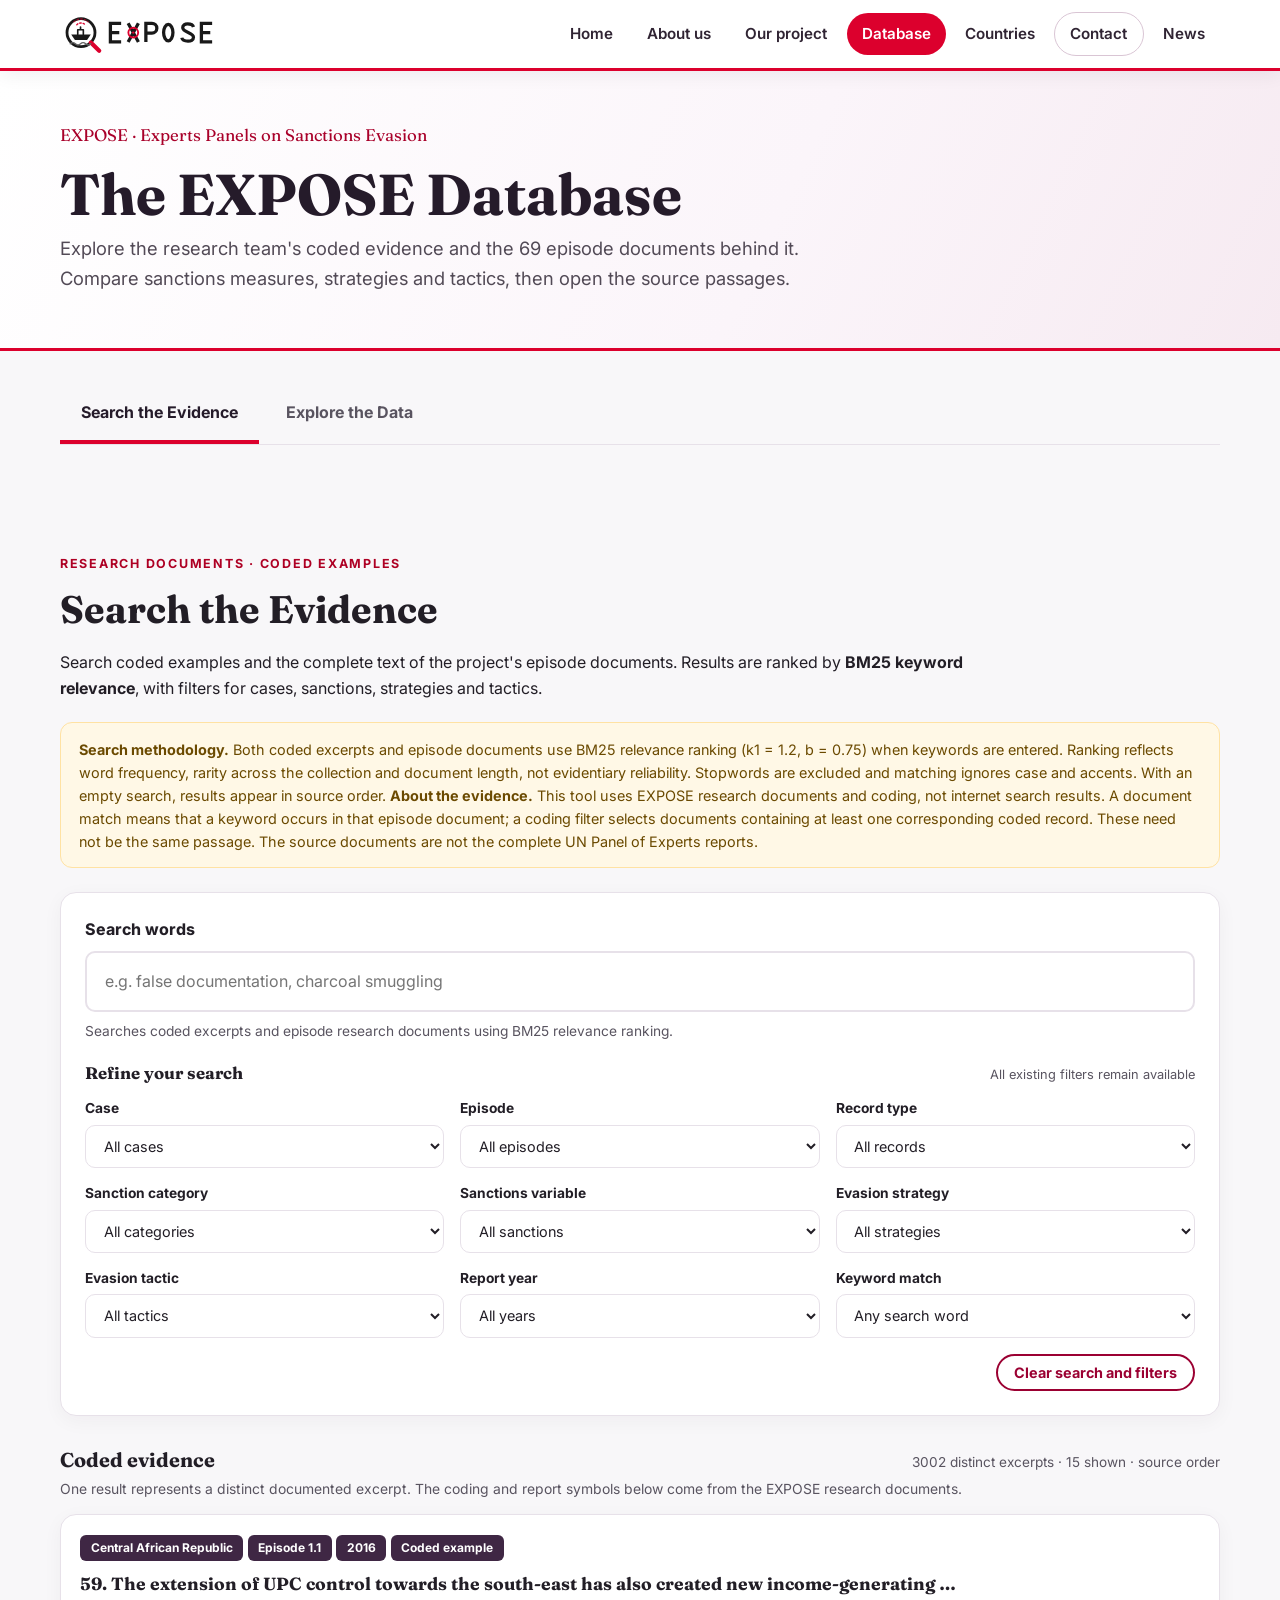
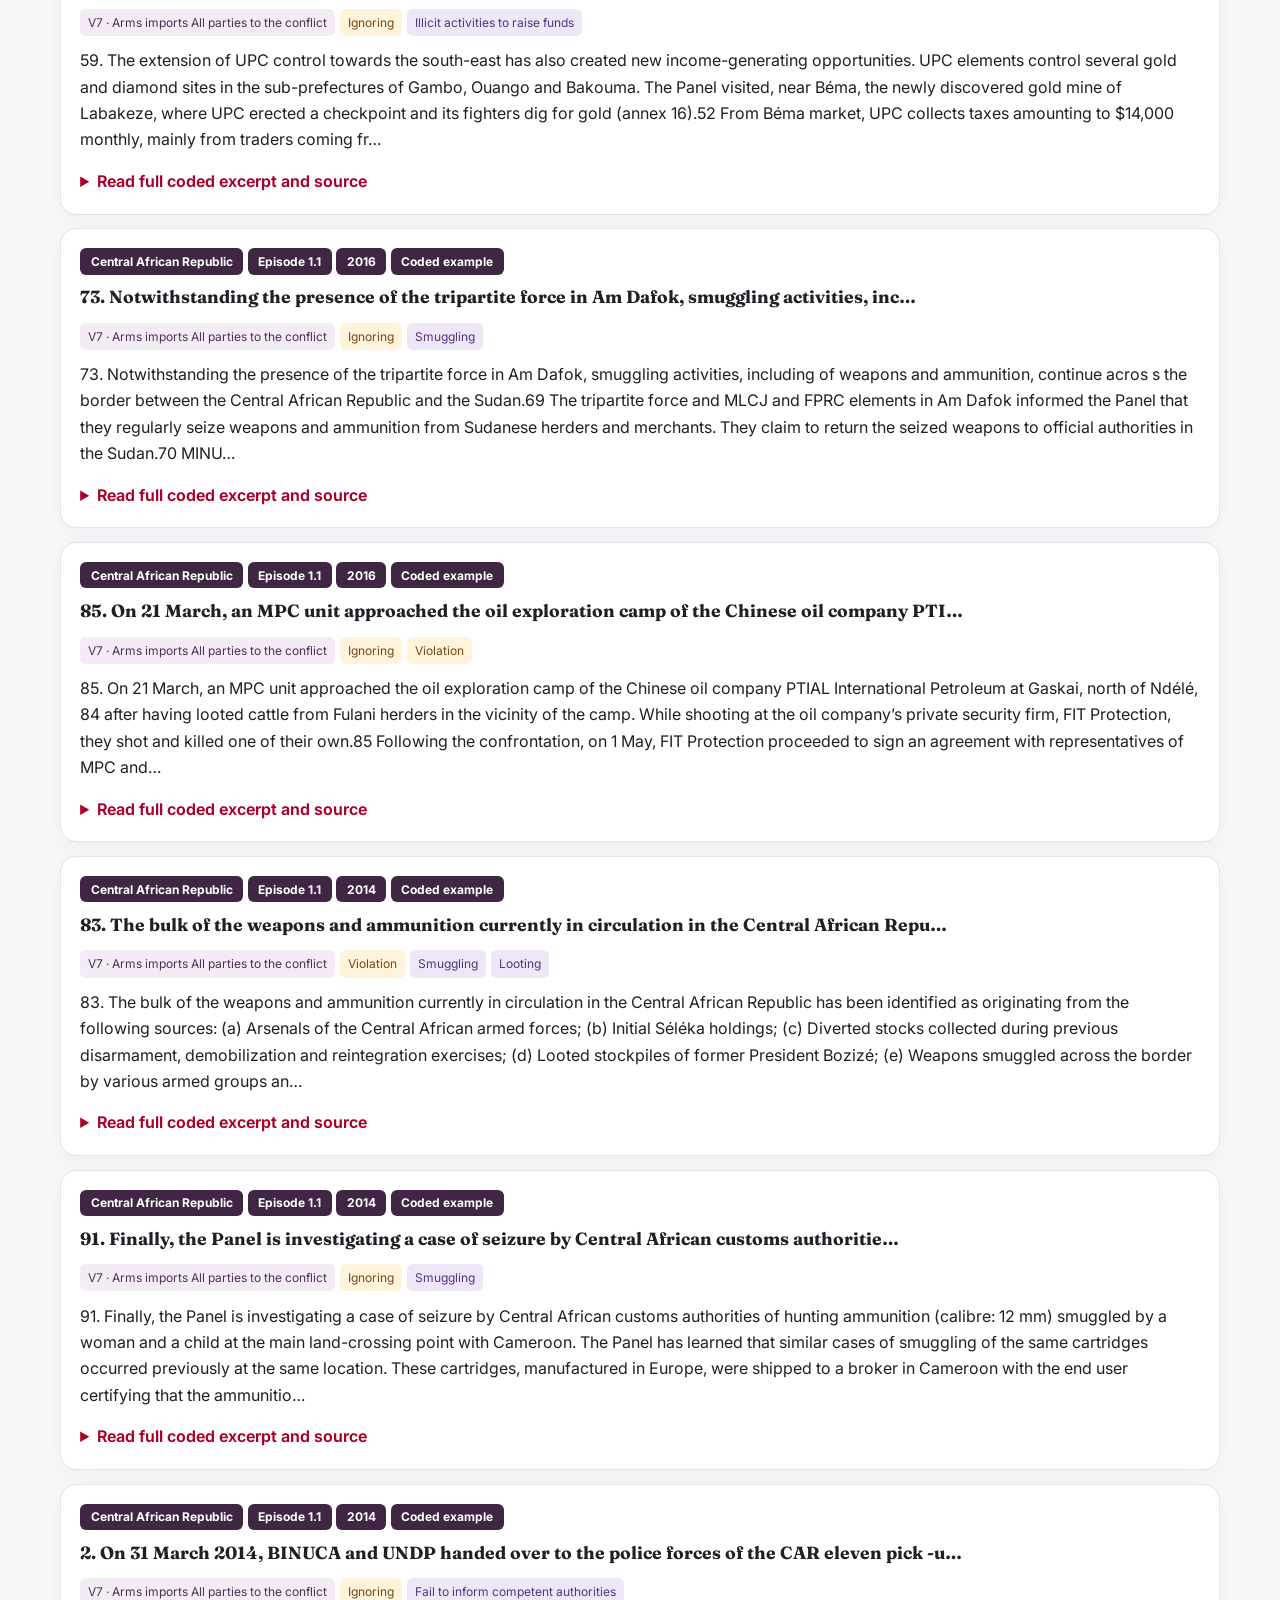
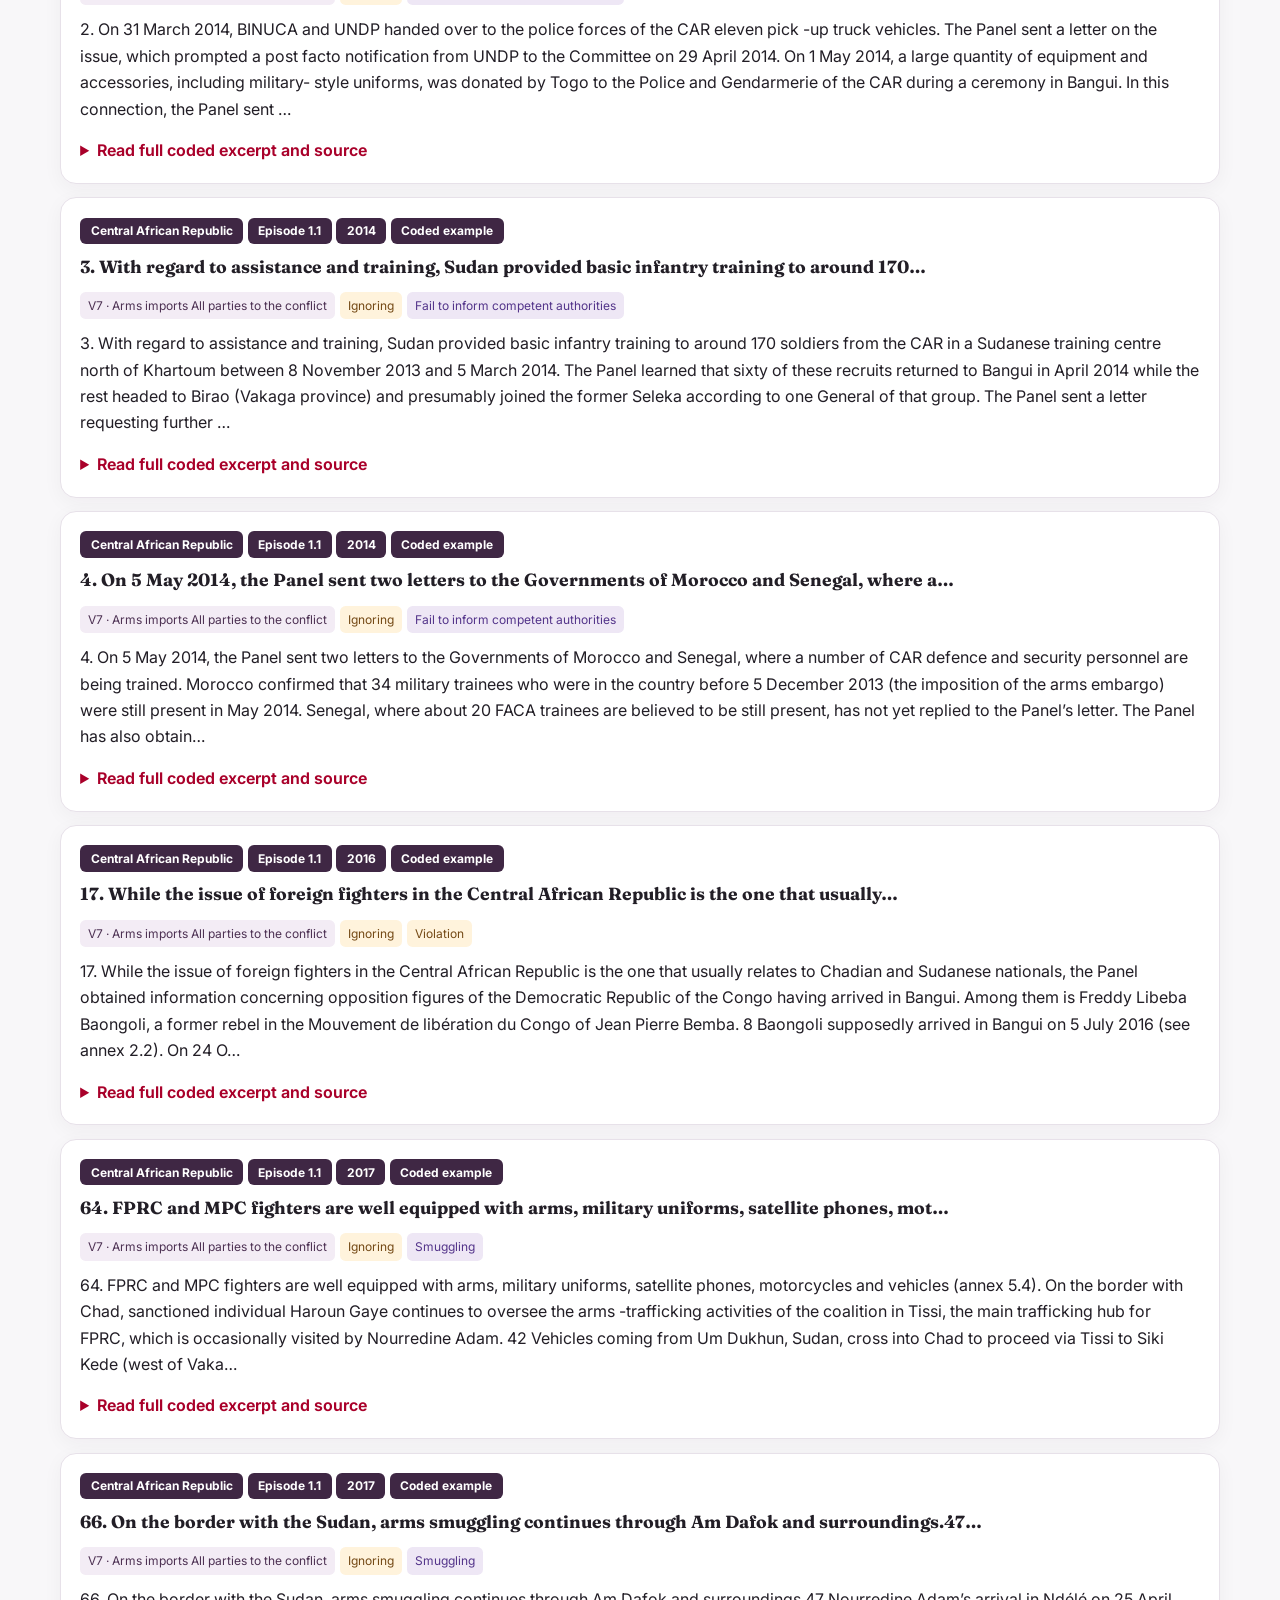
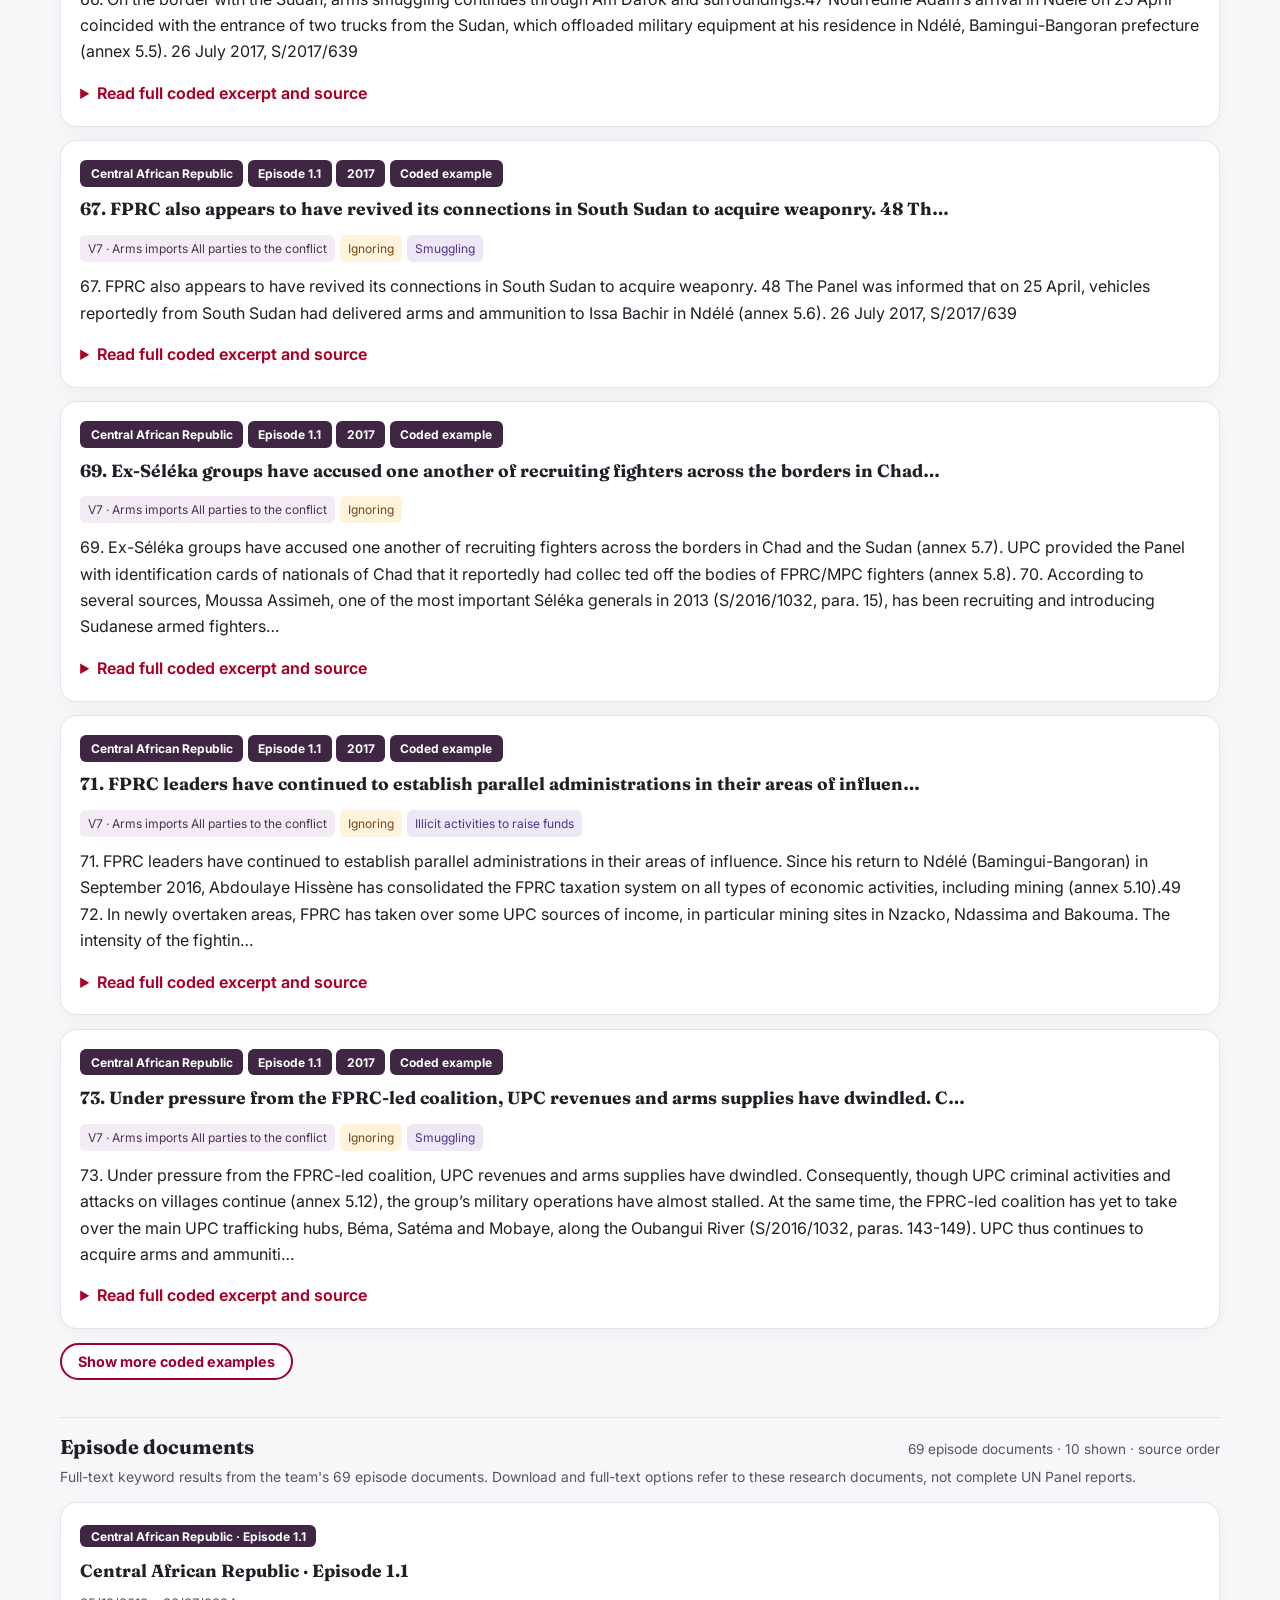
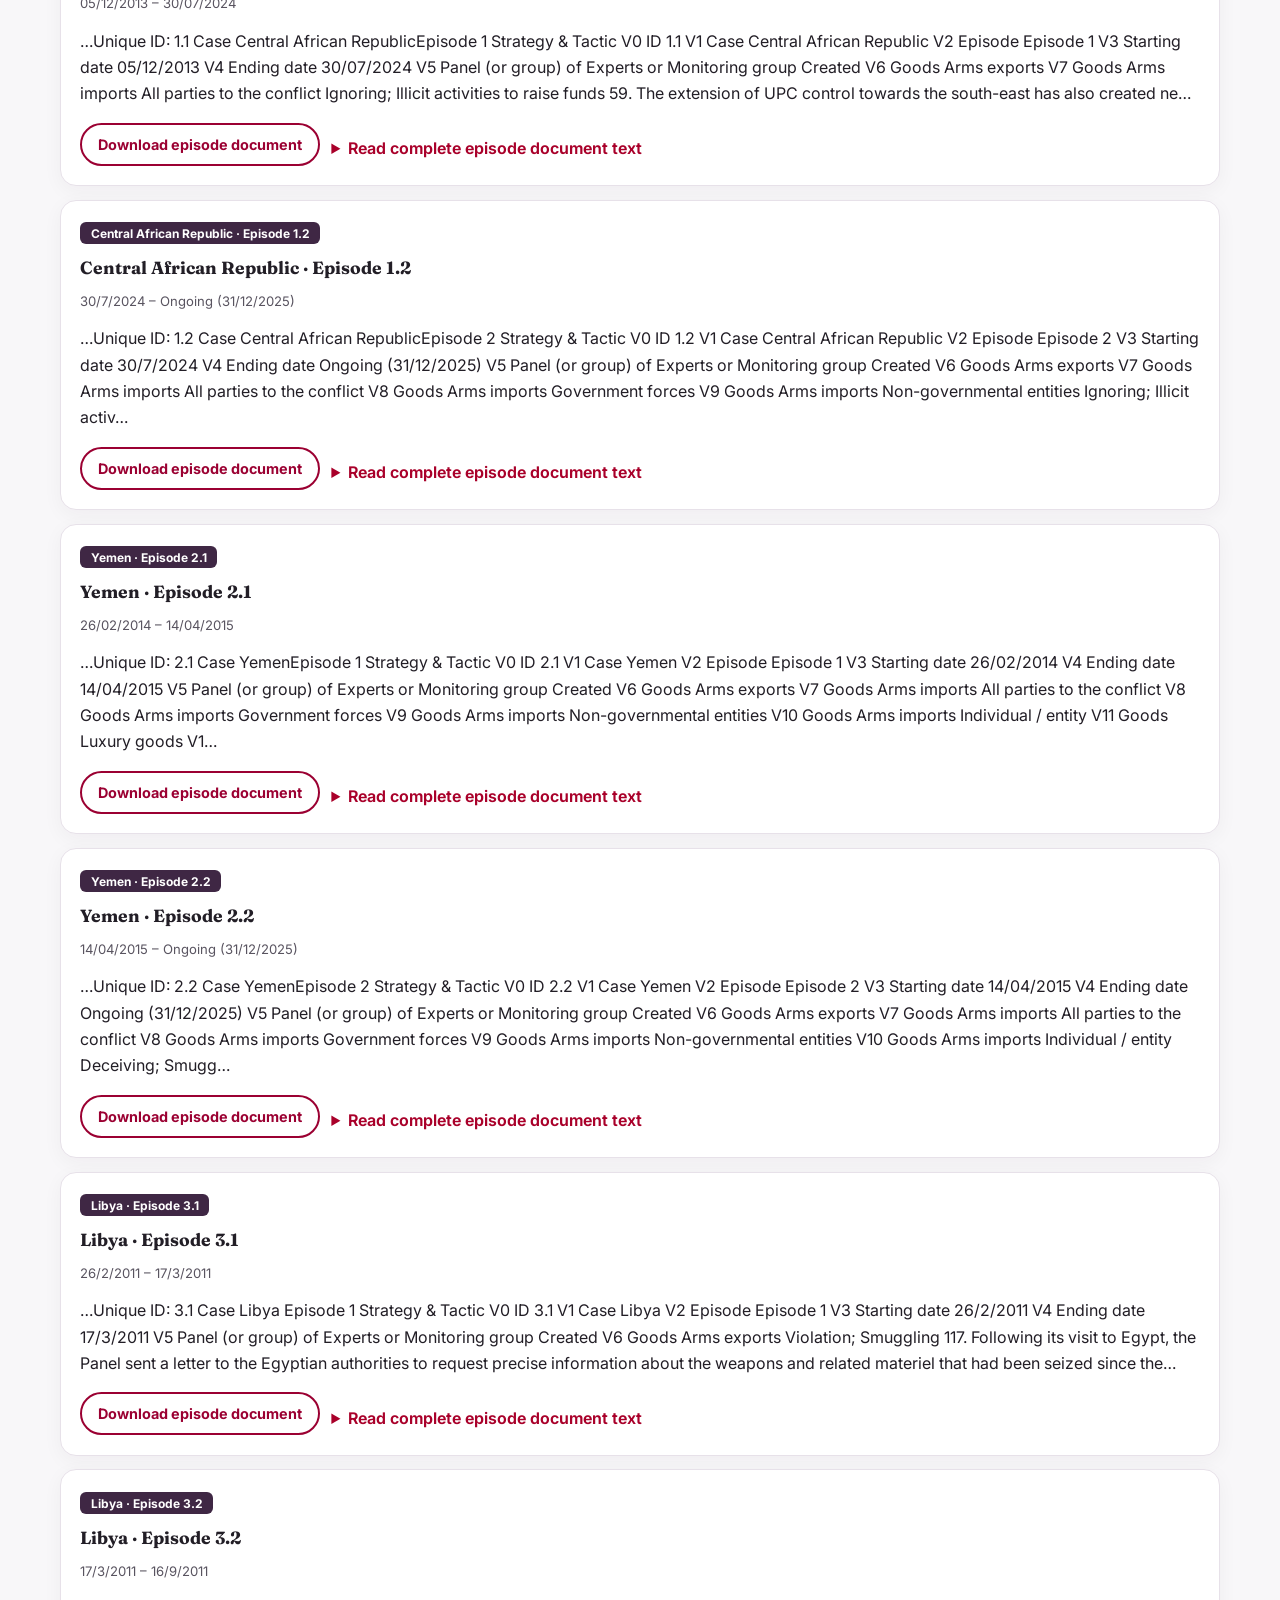
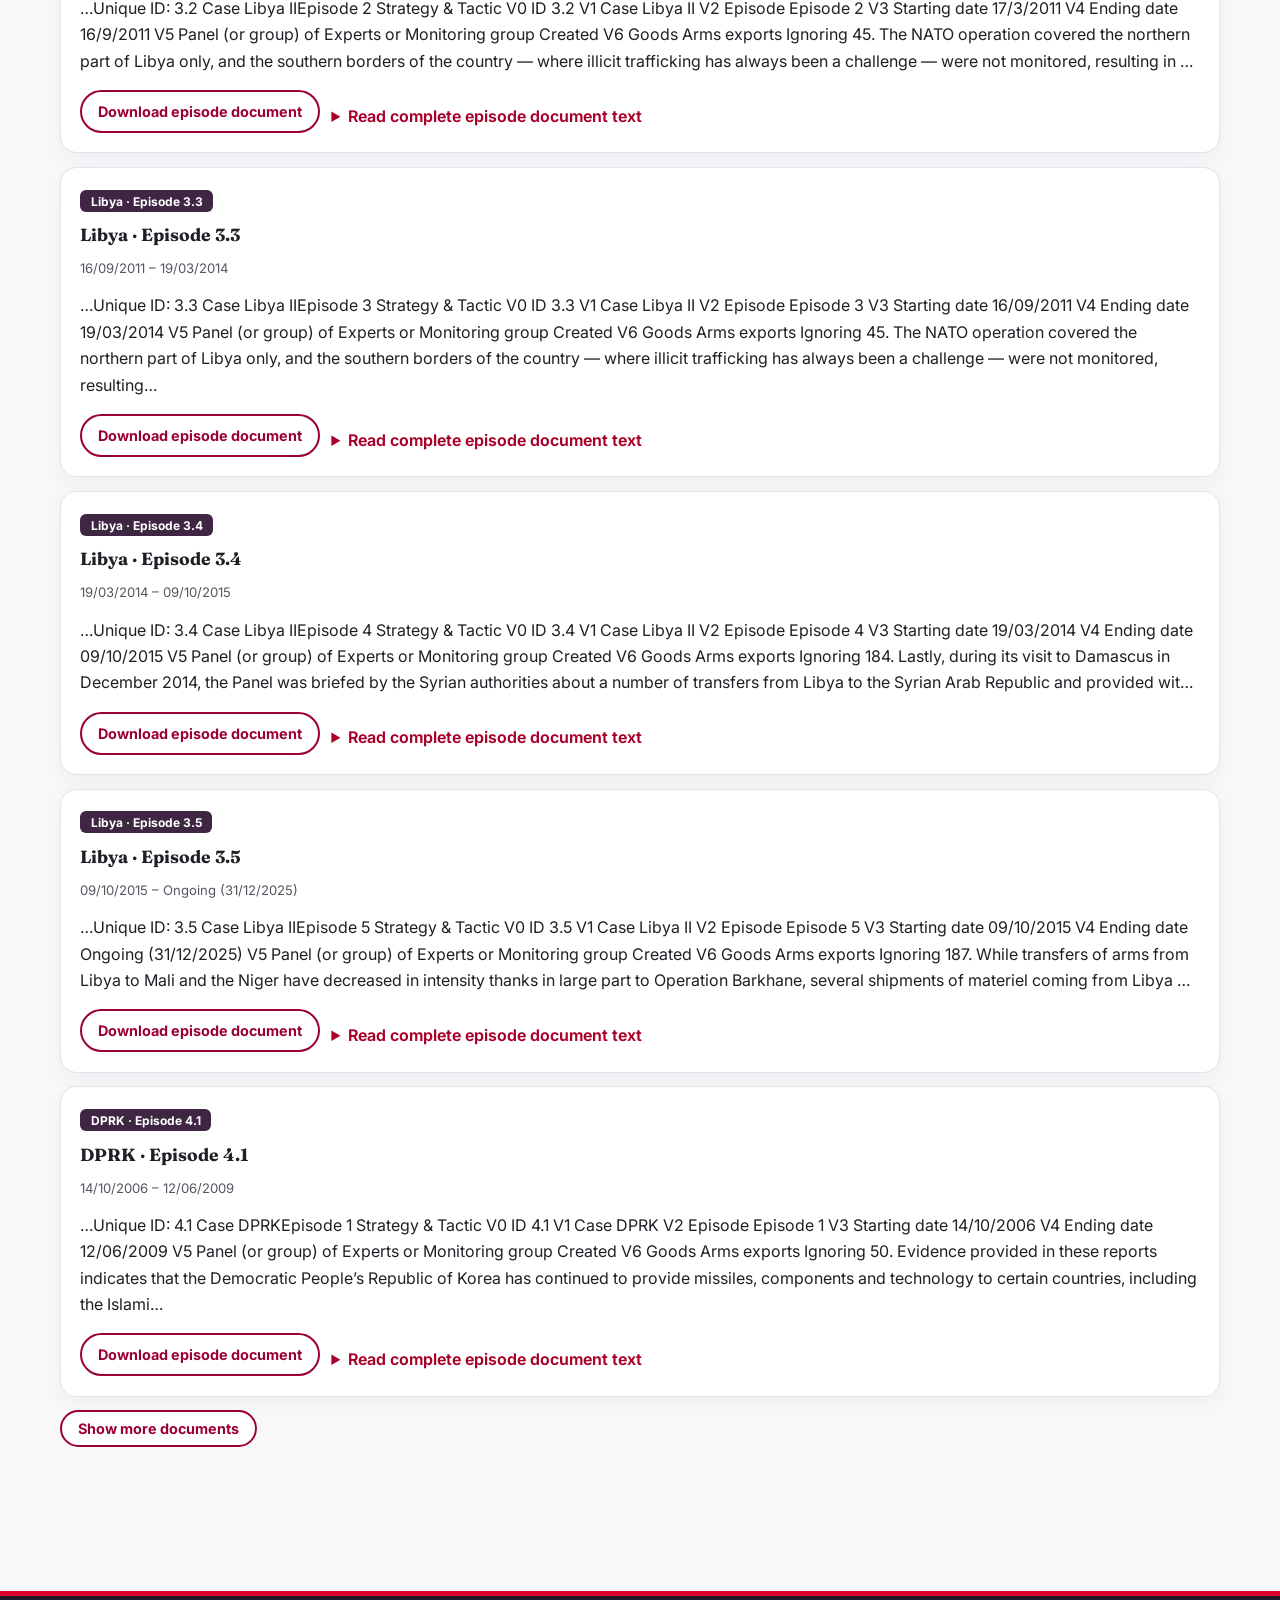
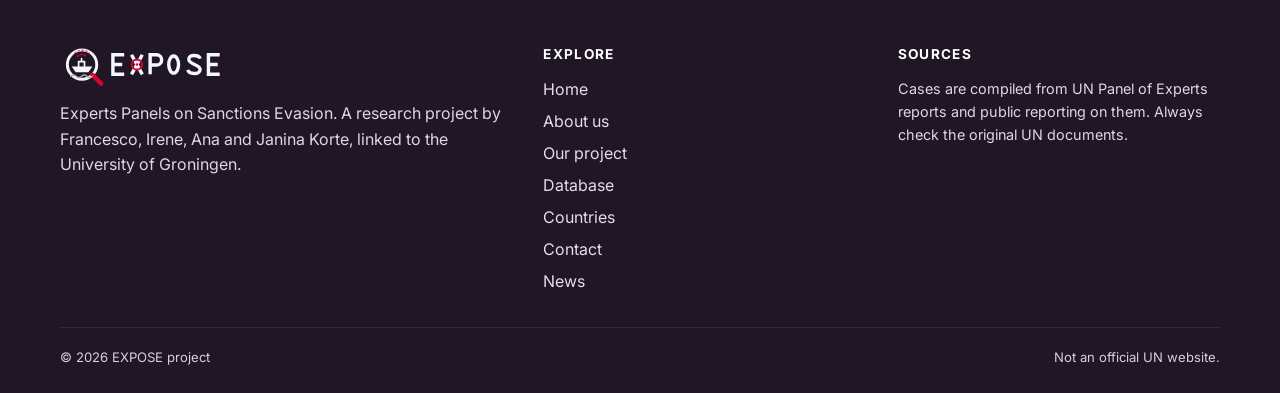
<file: document-search.html>
<!DOCTYPE html>
<html lang="en">
<head>
<meta charset="utf-8">
<meta name="viewport" content="width=device-width, initial-scale=1">
<meta http-equiv="refresh" content="0; url=database.html?view=search">
<title>Document Search has moved – EXPOSE</title>
<link rel="canonical" href="database.html?view=search">
<script>location.replace("database.html?view=search"+(location.hash||""));</script>
  <link rel="stylesheet" href="css/rug-theme.css?v=20261118-purple3">
</head>
<body><p>Document Search is now part of the <a href="database.html?view=search">EXPOSE Database</a>.</p></body>
</html>
</file>
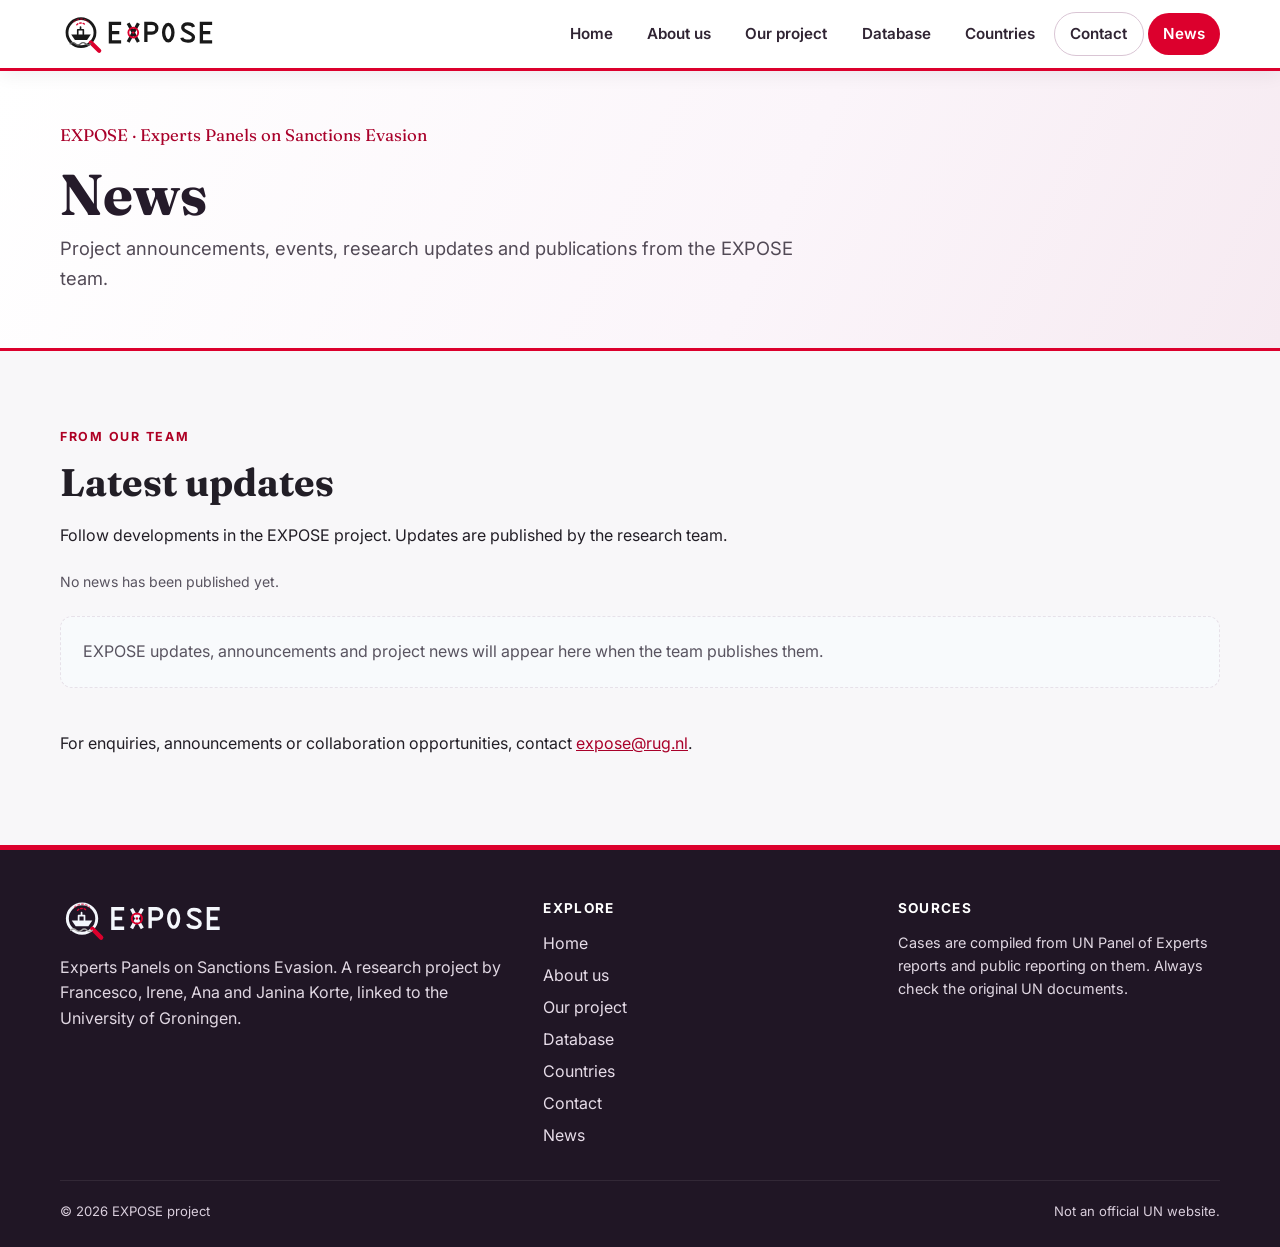
<file: news.html>
<!DOCTYPE html>
<html lang="en">
<head>
  <meta charset="utf-8">
  <meta name="viewport" content="width=device-width, initial-scale=1">
  <title>News – EXPOSE</title>
  <meta name="description" content="News, announcements, events and updates from the EXPOSE research team.">
  <link rel="icon" href="assets/favicon.svg" type="image/svg+xml">
  <link rel="preconnect" href="https://fonts.googleapis.com">
  <link href="https://fonts.googleapis.com/css2?family=Fraunces:opsz,wght@9..144,600;9..144,700&family=Inter:wght@400;600;700;800&display=swap" rel="stylesheet">
  <link rel="stylesheet" href="css/style.css">
  <link rel="stylesheet" href="css/document-search.css">
  <link rel="stylesheet" href="css/news.css">
  <link rel="stylesheet" href="css/rug-theme.css?v=20261118-purple3">
</head>
<body data-page="news">
  <a class="skip" href="#main">Skip to content</a>
  <header class="site-header">
    <div class="container nav">
      <a class="brand" href="index.html" aria-label="EXPOSE home"><img src="assets/logo-on-light.svg" alt="EXPOSE"></a>
      <button class="menu-toggle" aria-expanded="false" aria-controls="menu">&#9776; Menu</button>
      <ul id="menu" class="menu">
        <li><a href="index.html">Home</a></li>
        <li><a href="about.html">About us</a></li>
        <li><a href="our-project.html">Our project</a></li>
        <li><a href="database.html">Database</a></li>
        <li><a href="countries.html">Countries</a></li>
        <li class="cta"><a href="contact.html">Contact</a></li>
        <li><a href="news.html" aria-current="page">News</a></li></ul>
    </div>
  </header>

  <main id="main">
    <section class="page-hero">
      <div class="container">
        <div class="tagline">EXPOSE &middot; Experts Panels on Sanctions Evasion</div>
        <h1>News</h1>
        <p class="lead">Project announcements, events, research updates and publications from the EXPOSE team.</p>
      </div>
    </section>
    <section>
      <div class="container news-layout">
        <div class="news-intro">
          <span class="eyebrow">From our team</span>
          <h2>Latest updates</h2>
          <p>Follow developments in the EXPOSE project. Updates are published by the research team.</p>
        </div>
        <p class="news-status" id="news-status" role="status" aria-live="polite">Loading updates…</p>
        <div id="news-list" class="news-list"></div>
        <p class="small" style="margin-top:1.7rem">For enquiries, announcements or collaboration opportunities, contact <a href="mailto:expose@rug.nl">expose@rug.nl</a>.</p>
      </div>
    </section>
  </main>

  <footer class="site-footer">
    <div class="container">
      <div class="foot">
        <div>
          <img src="assets/logo.svg" alt="EXPOSE">
          <p>Experts Panels on Sanctions Evasion. A research project by Francesco, Irene, Ana and Janina Korte, linked to the University of Groningen.</p>
        </div>
        <div><h4>Explore</h4><ul><li><a href="index.html">Home</a></li><li><a href="about.html">About us</a></li><li><a href="our-project.html">Our project</a></li><li><a href="database.html">Database</a></li>
        <li><a href="countries.html">Countries</a></li><li><a href="contact.html">Contact</a></li><li><a href="news.html">News</a></li></ul></div>
        <div><h4>Sources</h4><p style="font-size:.9rem">Cases are compiled from UN Panel of Experts reports and public reporting on them. Always check the original UN documents.</p></div>
      </div>
      <div class="legal"><span>&copy; <span data-year></span> EXPOSE project</span><span>Not an official UN website.</span></div>
    </div>
  </footer>

  <script src="js/news.js"></script>
  <script src="js/main.js"></script>
</body>
</html>
</file>
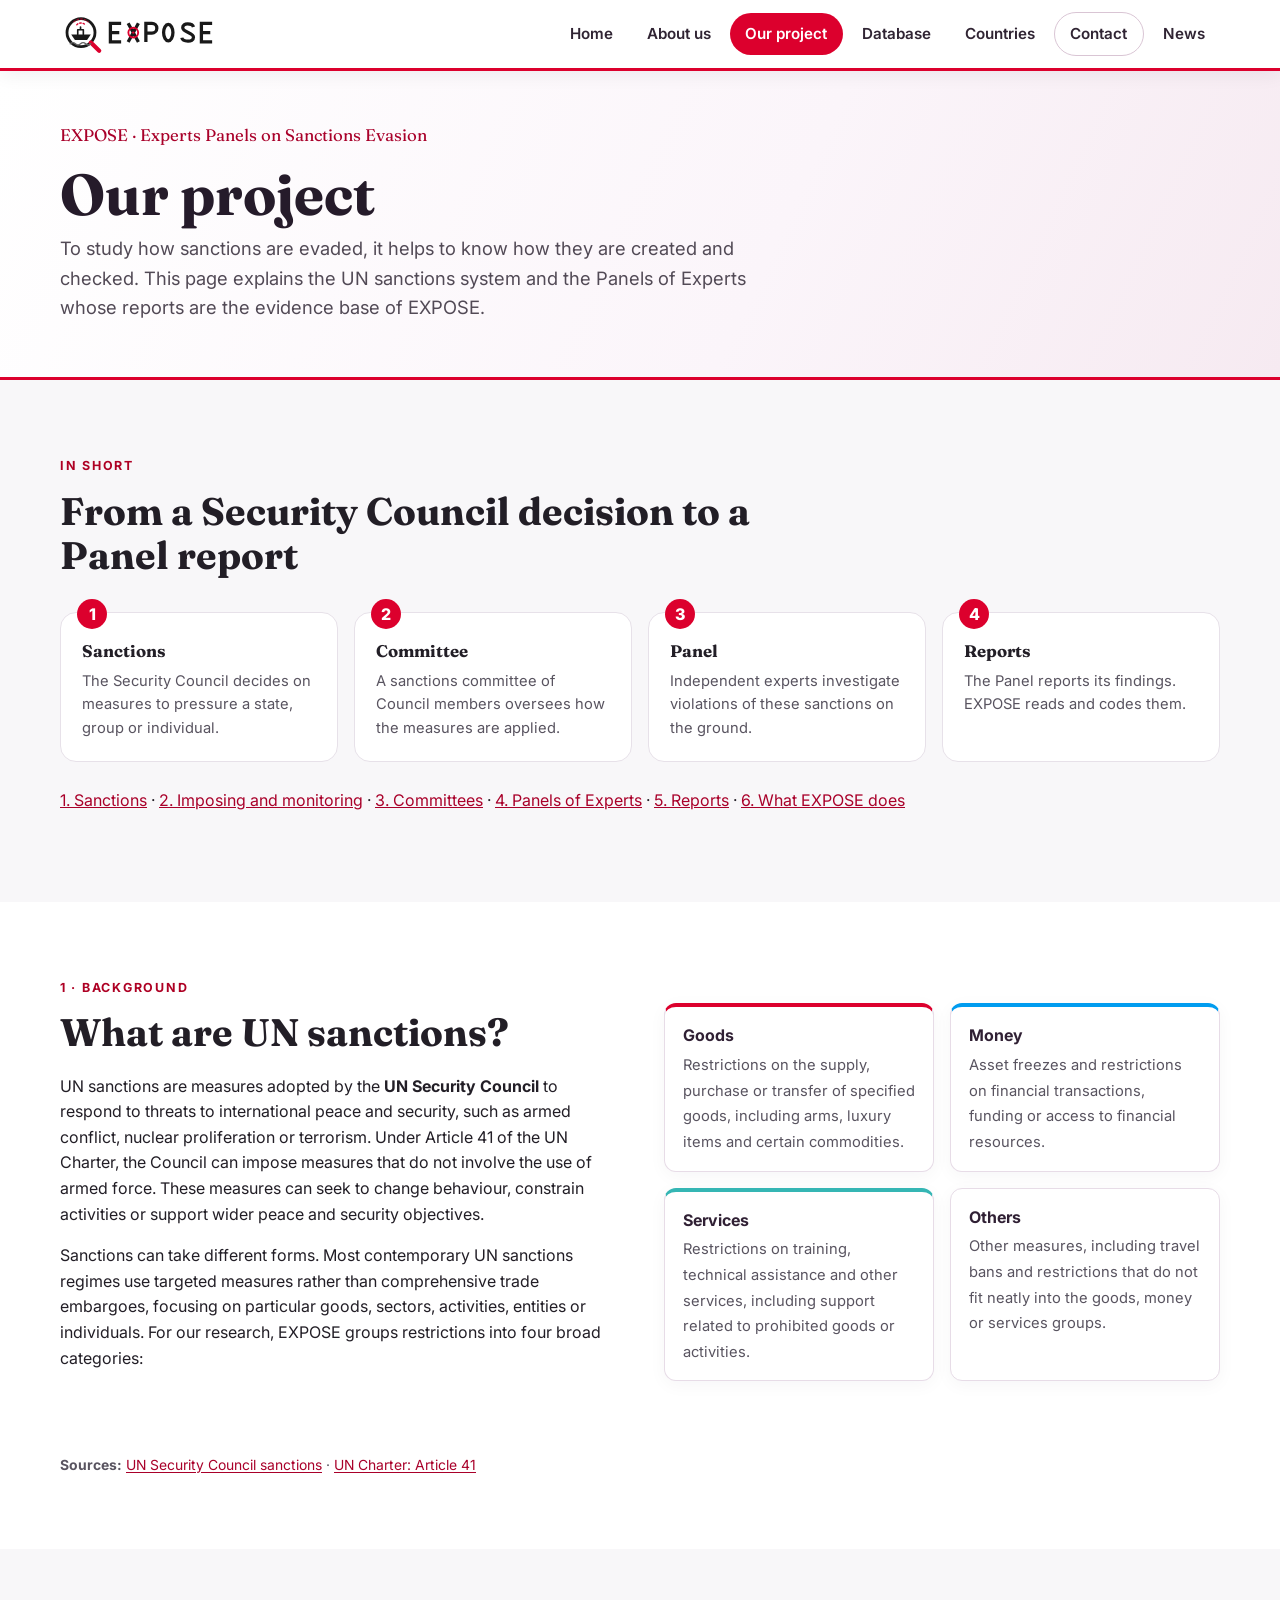
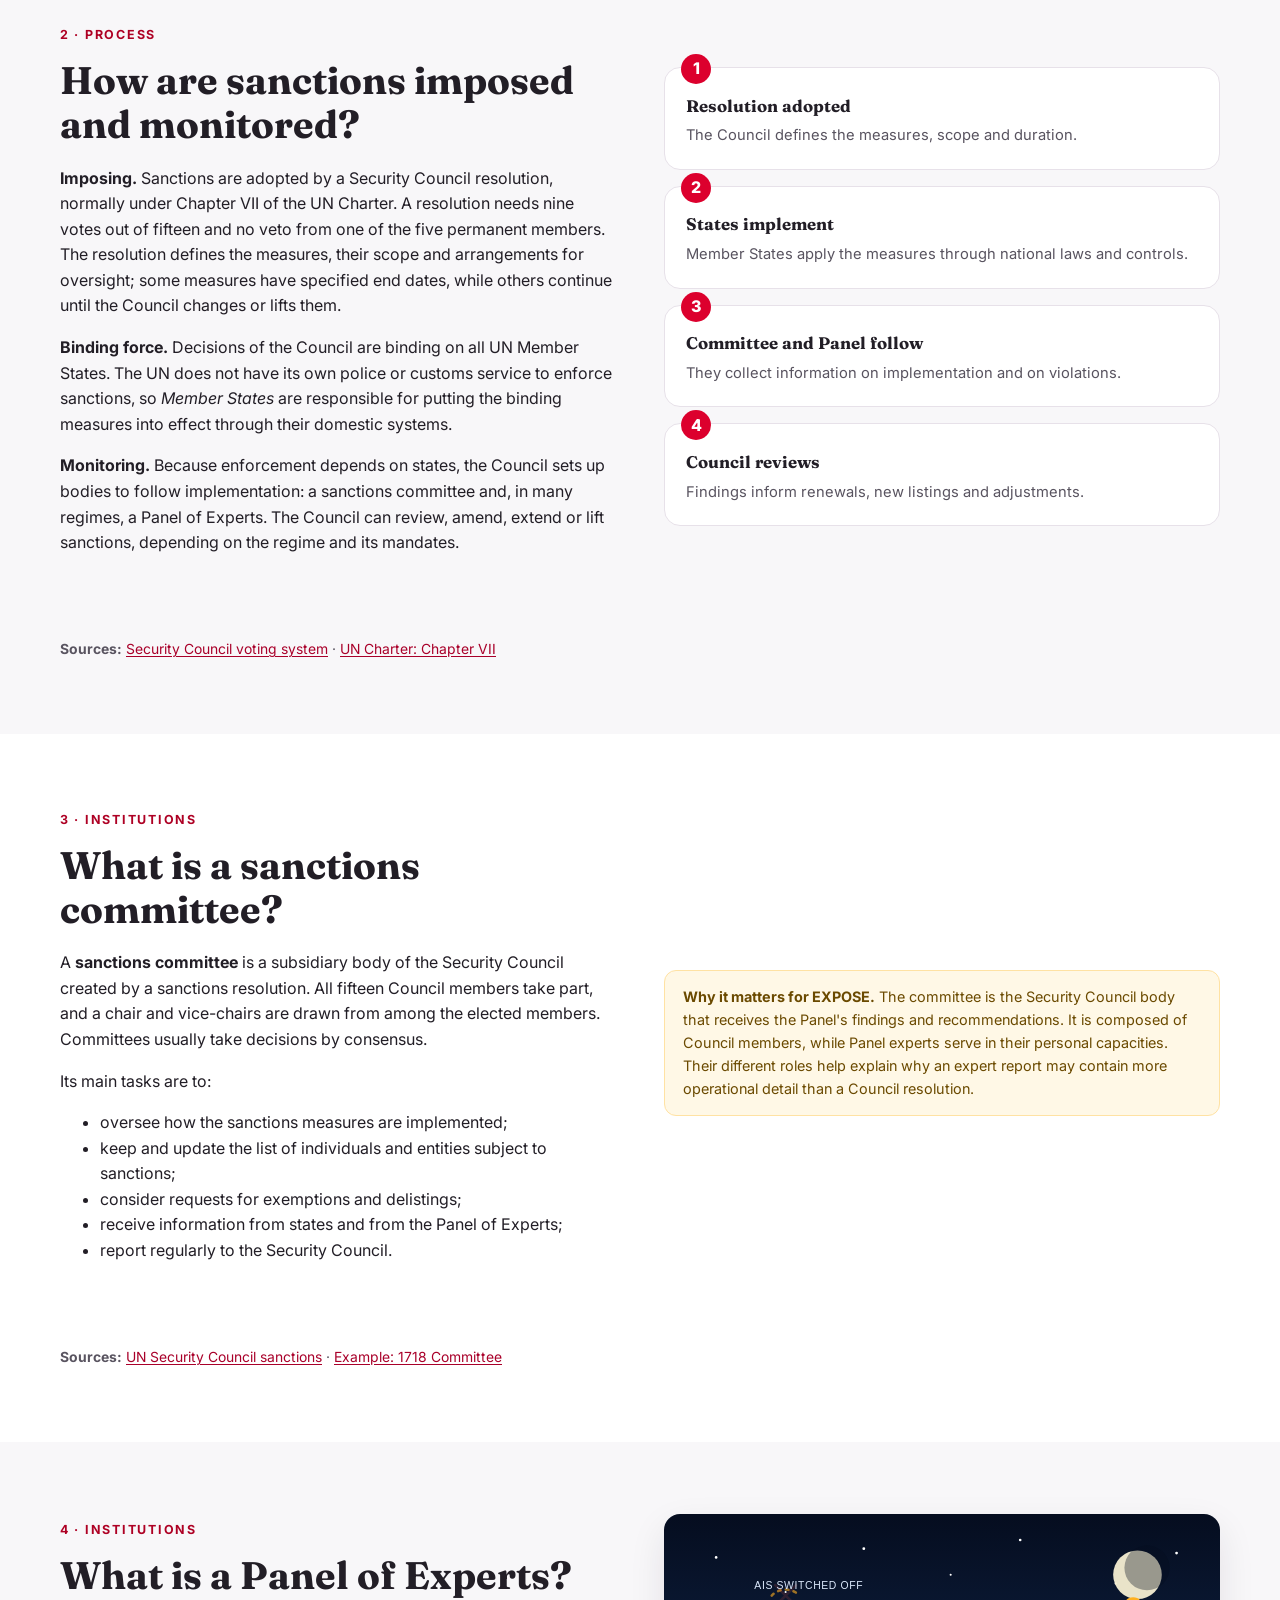
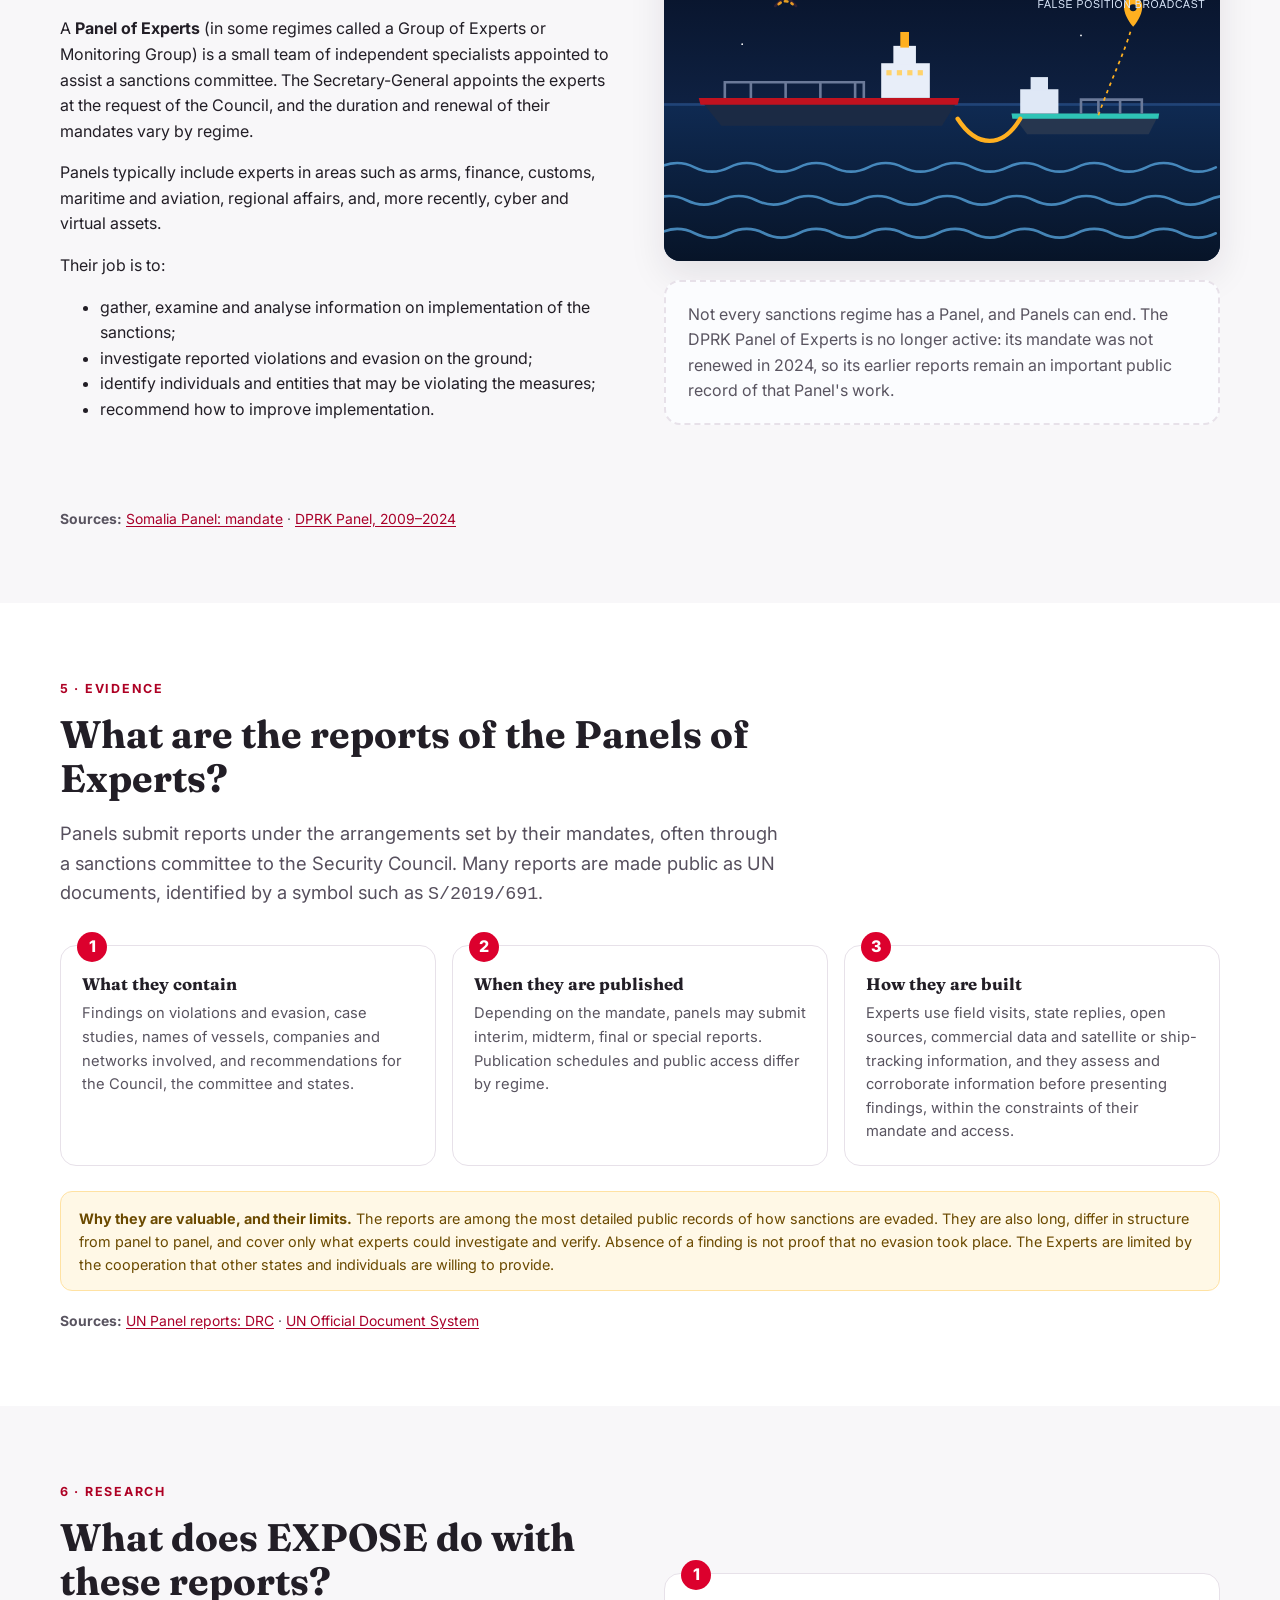
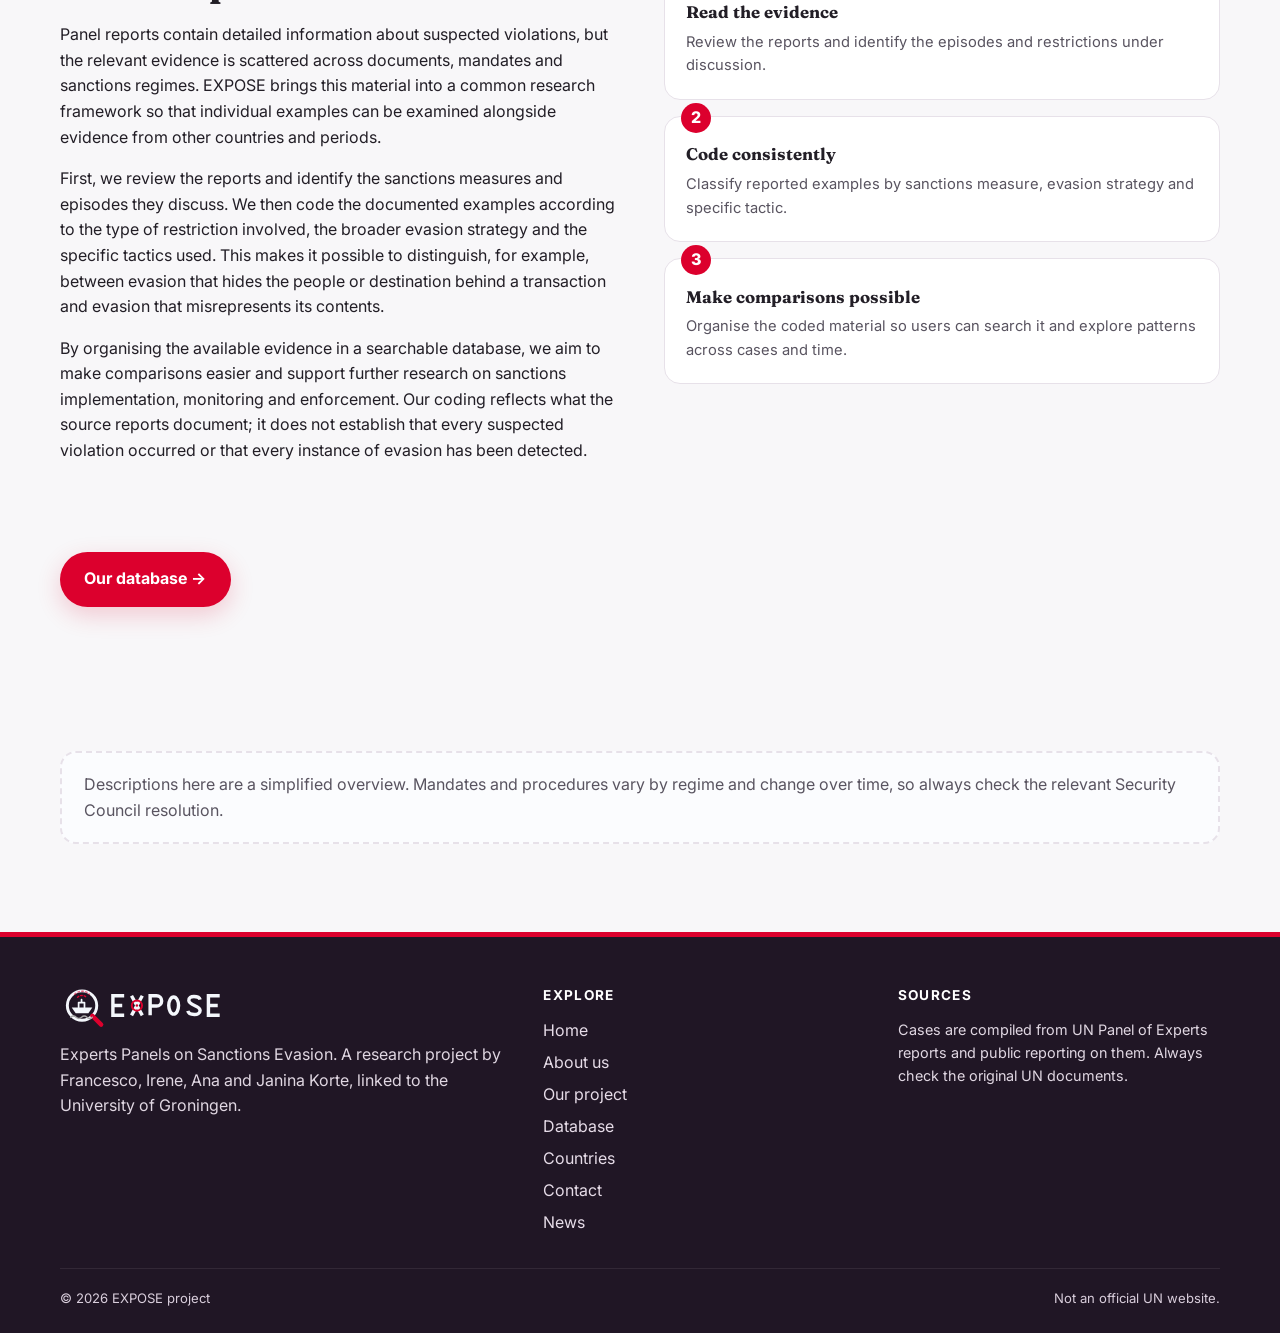
<file: our-project.html>
<!DOCTYPE html>
<html lang="en">
<head>
  <meta charset="utf-8">
  <meta name="viewport" content="width=device-width, initial-scale=1">
  <title>Our project – EXPOSE</title>
  <meta name="description" content="What UN sanctions are, how they are imposed and monitored, and what Panels of Experts and their reports are. The background to the EXPOSE project.">
  <link rel="icon" href="assets/favicon.svg" type="image/svg+xml">
  <link rel="preconnect" href="https://fonts.googleapis.com">
  <link href="https://fonts.googleapis.com/css2?family=Fraunces:opsz,wght@9..144,600;9..144,700&family=Inter:wght@400;600;700;800&display=swap" rel="stylesheet">
  <link rel="stylesheet" href="css/style.css">
  <link rel="stylesheet" href="css/document-search.css">
  <link rel="stylesheet" href="css/rug-theme.css?v=20261118-purple3">
</head>
<body data-page="project">
  <a class="skip" href="#main">Skip to content</a>
  <header class="site-header">
    <div class="container nav">
      <a class="brand" href="index.html" aria-label="EXPOSE home"><img src="assets/logo-on-light.svg" alt="EXPOSE"></a>
      <button class="menu-toggle" aria-expanded="false" aria-controls="menu">&#9776; Menu</button>
      <ul id="menu" class="menu">
        <li><a href="index.html">Home</a></li>
        <li><a href="about.html">About us</a></li>
        <li><a href="our-project.html" aria-current="page">Our project</a></li>
        <li><a href="database.html">Database</a></li>
        <li><a href="countries.html">Countries</a></li>
        <li class="cta"><a href="contact.html">Contact</a></li>
        <li><a href="news.html">News</a></li></ul>
    </div>
  </header>

  <main id="main">
    <section class="page-hero">
      <div class="container">
        <div class="tagline">EXPOSE &middot; Experts Panels on Sanctions Evasion</div>
        <h1>Our project</h1>
        <p class="lead">To study how sanctions are evaded, it helps to know how they are created and checked. This page explains the UN sanctions system and the Panels of Experts whose reports are the evidence base of EXPOSE.</p>
      </div>
    </section>

    <section>
      <div class="container">
        <div class="section-head reveal">
          <span class="eyebrow">In short</span>
          <h2>From a Security Council decision to a Panel report</h2>
        </div>
        <div class="steps">
          <div class="step reveal"><h3>Sanctions</h3><p>The Security Council decides on measures to pressure a state, group or individual.</p></div>
          <div class="step reveal"><h3>Committee</h3><p>A sanctions committee of Council members oversees how the measures are applied.</p></div>
          <div class="step reveal"><h3>Panel</h3><p>Independent experts investigate violations of these sanctions on the ground.</p></div>
          <div class="step reveal"><h3>Reports</h3><p>The Panel reports its findings. EXPOSE reads and codes them.</p></div>
        </div>
        <p style="margin-top:1.6rem"><a href="#sanctions">1. Sanctions</a> &middot; <a href="#imposed">2. Imposing and monitoring</a> &middot; <a href="#committee">3. Committees</a> &middot; <a href="#panels">4. Panels of Experts</a> &middot; <a href="#reports">5. Reports</a> &middot; <a href="#expose">6. What EXPOSE does</a></p>
      </div>
    </section>

    <section class="section-alt" id="sanctions">
      <div class="container split">
        <div class="reveal">
          <span class="eyebrow">1 &middot; Background</span>
          <h2>What are UN sanctions?</h2>
          <p>UN sanctions are measures adopted by the <strong>UN Security Council</strong> to respond to threats to international peace and security, such as armed conflict, nuclear proliferation or terrorism. Under Article 41 of the UN Charter, the Council can impose measures that do not involve the use of armed force. These measures can seek to change behaviour, constrain activities or support wider peace and security objectives.</p>
          <p>Sanctions can take different forms. Most contemporary UN sanctions regimes use targeted measures rather than comprehensive trade embargoes, focusing on particular goods, sectors, activities, entities or individuals. For our research, EXPOSE groups restrictions into four broad categories:</p>
        </div>
        <div class="reveal">
          <div class="pillars" style="grid-template-columns:1fr 1fr">
            <div class="pillar"><b>Goods</b><span>Restrictions on the supply, purchase or transfer of specified goods, including arms, luxury items and certain commodities.</span></div>
            <div class="pillar"><b>Money </b><span>Asset freezes and restrictions on financial transactions, funding or access to financial resources.</span></div>
            <div class="pillar"><b>Services</b><span>Restrictions on training, technical assistance and other services, including support related to prohibited goods or activities.</span></div>
            <div class="pillar"><b>Others</b><span>Other measures, including travel bans and restrictions that do not fit neatly into the goods, money or services groups.</span></div>
          </div>
        </div>
        <p class="section-sources"><strong>Sources:</strong> <a href="https://main.un.org/securitycouncil/en/sanctions/information" target="_blank" rel="noopener noreferrer">UN Security Council sanctions</a> · <a href="https://www.un.org/about-us/un-charter/chapter-7" target="_blank" rel="noopener noreferrer">UN Charter: Article 41</a></p>
      </div>
    </section>

    <section id="imposed">
      <div class="container split">
        <div class="reveal">
          <span class="eyebrow">2 &middot; Process</span>
          <h2>How are sanctions imposed and monitored?</h2>
          <p><strong>Imposing.</strong> Sanctions are adopted by a Security Council resolution, normally under Chapter VII of the UN Charter. A resolution needs nine votes out of fifteen and no veto from one of the five permanent members. The resolution defines the measures, their scope and arrangements for oversight; some measures have specified end dates, while others continue until the Council changes or lifts them.</p>
          <p><strong>Binding force.</strong> Decisions of the Council are binding on all UN Member States. The UN does not have its own police or customs service to enforce sanctions, so <em>Member States</em> are responsible for putting the binding measures into effect through their domestic systems.</p>
          <p><strong>Monitoring.</strong> Because enforcement depends on states, the Council sets up bodies to follow implementation: a sanctions committee and, in many regimes, a Panel of Experts. The Council can review, amend, extend or lift sanctions, depending on the regime and its mandates.</p>
        </div>
        <div class="reveal">
          <div class="steps" style="grid-template-columns:1fr">
            <div class="step"><h3>Resolution adopted</h3><p>The Council defines the measures, scope and duration.</p></div>
            <div class="step"><h3>States implement</h3><p>Member States apply the measures through national laws and controls.</p></div>
            <div class="step"><h3>Committee and Panel follow</h3><p>They collect information on implementation and on violations.</p></div>
            <div class="step"><h3>Council reviews</h3><p>Findings inform renewals, new listings and adjustments.</p></div>
          </div>
        </div>
        <p class="section-sources"><strong>Sources:</strong> <a href="https://main.un.org/securitycouncil/en/content/voting-system" target="_blank" rel="noopener noreferrer">Security Council voting system</a> · <a href="https://www.un.org/about-us/un-charter/chapter-7" target="_blank" rel="noopener noreferrer">UN Charter: Chapter VII</a></p>
      </div>
    </section>

    <section class="section-alt" id="committee">
      <div class="container split">
        <div class="reveal">
          <span class="eyebrow">3 &middot; Institutions</span>
          <h2>What is a sanctions committee?</h2>
          <p>A <strong>sanctions committee</strong> is a subsidiary body of the Security Council created by a sanctions resolution. All fifteen Council members take part, and a chair and vice-chairs are drawn from among the elected members. Committees usually take decisions by consensus.</p>
          <p>Its main tasks are to:</p>
          <ul>
            <li>oversee how the sanctions measures are implemented;</li>
            <li>keep and update the list of individuals and entities subject to sanctions;</li>
            <li>consider requests for exemptions and delistings;</li>
            <li>receive information from states and from the Panel of Experts;</li>
            <li>report regularly to the Security Council.</li>
          </ul>
        </div>
        <div class="reveal">
          <p class="notice" style="margin:0"><strong>Why it matters for EXPOSE.</strong> The committee is the Security Council body that receives the Panel's findings and recommendations. It is composed of Council members, while Panel experts serve in their personal capacities. Their different roles help explain why an expert report may contain more operational detail than a Council resolution.</p>
        </div>
        <p class="section-sources"><strong>Sources:</strong> <a href="https://main.un.org/securitycouncil/en/sanctions/information" target="_blank" rel="noopener noreferrer">UN Security Council sanctions</a> · <a href="https://main.un.org/securitycouncil/en/sanctions/1718" target="_blank" rel="noopener noreferrer">Example: 1718 Committee</a></p>
      </div>
    </section>

    <section id="panels">
      <div class="container split">
        <div class="reveal">
          <span class="eyebrow">4 &middot; Institutions</span>
          <h2>What is a Panel of Experts?</h2>
          <p>A <strong>Panel of Experts</strong> (in some regimes called a Group of Experts or Monitoring Group) is a small team of independent specialists appointed to assist a sanctions committee. The Secretary-General appoints the experts at the request of the Council, and the duration and renewal of their mandates vary by regime.</p>
          <p>Panels typically include experts in areas such as arms, finance, customs, maritime and aviation, regional affairs, and, more recently, cyber and virtual assets.</p>
          <p>Their job is to:</p>
          <ul>
            <li>gather, examine and analyse information on implementation of the sanctions;</li>
            <li>investigate reported violations and evasion on the ground;</li>
            <li>identify individuals and entities that may be violating the measures;</li>
            <li>recommend how to improve implementation.</li>
          </ul>
        </div>
        <div class="reveal">
          <img class="rounded" src="assets/img/tanker-sts.svg" alt="Illustration of a ship-to-ship transfer at night, the kind of evasion method Panels investigate" loading="lazy">
          <p class="placeholder-note" style="margin-top:1.2rem">Not every sanctions regime has a Panel, and Panels can end. The DPRK Panel of Experts is no longer active: its mandate was not renewed in 2024, so its earlier reports remain an important public record of that Panel's work.</p>
        </div>
        <p class="section-sources"><strong>Sources:</strong> <a href="https://main.un.org/securitycouncil/en/sanctions/751/work-and-mandate" target="_blank" rel="noopener noreferrer">Somalia Panel: mandate</a> · <a href="https://dppa.un.org/en/panel-of-experts-on-the-democratic-peoples-republic-of-korea-2009-2024" target="_blank" rel="noopener noreferrer">DPRK Panel, 2009–2024</a></p>
      </div>
    </section>

    <section class="section-alt" id="reports">
      <div class="container">
        <div class="section-head reveal">
          <span class="eyebrow">5 &middot; Evidence</span>
          <h2>What are the reports of the Panels of Experts?</h2>
          <p class="lead">Panels submit reports under the arrangements set by their mandates, often through a sanctions committee to the Security Council. Many reports are made public as UN documents, identified by a symbol such as <code>S/2019/691</code>.</p>
        </div>
        <div class="steps" style="grid-template-columns:repeat(3,1fr)">
          <div class="step reveal"><h3>What they contain</h3><p>Findings on violations and evasion, case studies, names of vessels, companies and networks involved, and recommendations for the Council, the committee and states.</p></div>
          <div class="step reveal"><h3>When they are published</h3><p>Depending on the mandate, panels may submit interim, midterm, final or special reports. Publication schedules and public access differ by regime.</p></div>
          <div class="step reveal"><h3>How they are built</h3><p>Experts use field visits, state replies, open sources, commercial data and satellite or ship-tracking information, and they assess and corroborate information before presenting findings, within the constraints of their mandate and access.</p></div>
        </div>
        <div class="notice" style="margin-top:1.6rem"><strong>Why they are valuable, and their limits.</strong> The reports are among the most detailed public records of how sanctions are evaded. They are also long, differ in structure from panel to panel, and cover only what experts could investigate and verify. Absence of a finding is not proof that no evasion took place. The Experts are limited by the cooperation that other states and individuals are willing to provide.</div>

        <p class="section-sources"><strong>Sources:</strong> <a href="https://main.un.org/securitycouncil/en/sanctions/1533/panel-of-experts/expert-reports" target="_blank" rel="noopener noreferrer">UN Panel reports: DRC</a> · <a href="https://docs.un.org/" target="_blank" rel="noopener noreferrer">UN Official Document System</a></p>
      </div>
    </section>

    <section id="expose">
      <div class="container split">
        <div class="reveal">
          <span class="eyebrow">6 &middot; Research</span>
          <h2>What does EXPOSE do with these reports?</h2>
          <p>Panel reports contain detailed information about suspected violations, but the relevant evidence is scattered across documents, mandates and sanctions regimes. EXPOSE brings this material into a common research framework so that individual examples can be examined alongside evidence from other countries and periods.</p>
          <p>First, we review the reports and identify the sanctions measures and episodes they discuss. We then code the documented examples according to the type of restriction involved, the broader evasion strategy and the specific tactics used. This makes it possible to distinguish, for example, between evasion that hides the people or destination behind a transaction and evasion that misrepresents its contents.</p>
          <p>By organising the available evidence in a searchable database, we aim to make comparisons easier and support further research on sanctions implementation, monitoring and enforcement. Our coding reflects what the source reports document; it does not establish that every suspected violation occurred or that every instance of evasion has been detected.</p>
        </div>
        <div class="reveal">
          <div class="steps" style="grid-template-columns:1fr">
            <div class="step"><h3>Read the evidence</h3><p>Review the reports and identify the episodes and restrictions under discussion.</p></div>
            <div class="step"><h3>Code consistently</h3><p>Classify reported examples by sanctions measure, evasion strategy and specific tactic.</p></div>
            <div class="step"><h3>Make comparisons possible</h3><p>Organise the coded material so users can search it and explore patterns across cases and time.</p></div>
          </div>
        </div>
        <p class="project-db-link"><a class="btn btn-primary" href="database.html">Our database &rarr;</a></p>
      </div>
    </section>

    <section>
      <div class="container">
        <p class="placeholder-note">Descriptions here are a simplified overview. Mandates and procedures vary by regime and change over time, so always check the relevant Security Council resolution.</p>
      </div>
    </section>

  </main>

  <footer class="site-footer">
    <div class="container">
      <div class="foot">
        <div><img src="assets/logo.svg" alt="EXPOSE"><p>Experts Panels on Sanctions Evasion. A research project by Francesco, Irene, Ana and Janina Korte, linked to the University of Groningen.</p></div>
        <div><h4>Explore</h4><ul><li><a href="index.html">Home</a></li><li><a href="about.html">About us</a></li><li><a href="our-project.html">Our project</a></li><li><a href="database.html">Database</a></li>
        <li><a href="countries.html">Countries</a></li><li><a href="contact.html">Contact</a></li><li><a href="news.html">News</a></li></ul></div>
        <div><h4>Sources</h4><p style="font-size:.9rem">Cases are compiled from UN Panel of Experts reports and public reporting on them. Always check the original UN documents.</p></div>
      </div>
      <div class="legal"><span>&copy; <span data-year></span> EXPOSE project</span><span>Not an official UN website.</span></div>
    </div>
  </footer>

  <script src="js/main.js"></script>
</body>
</html>
</file>
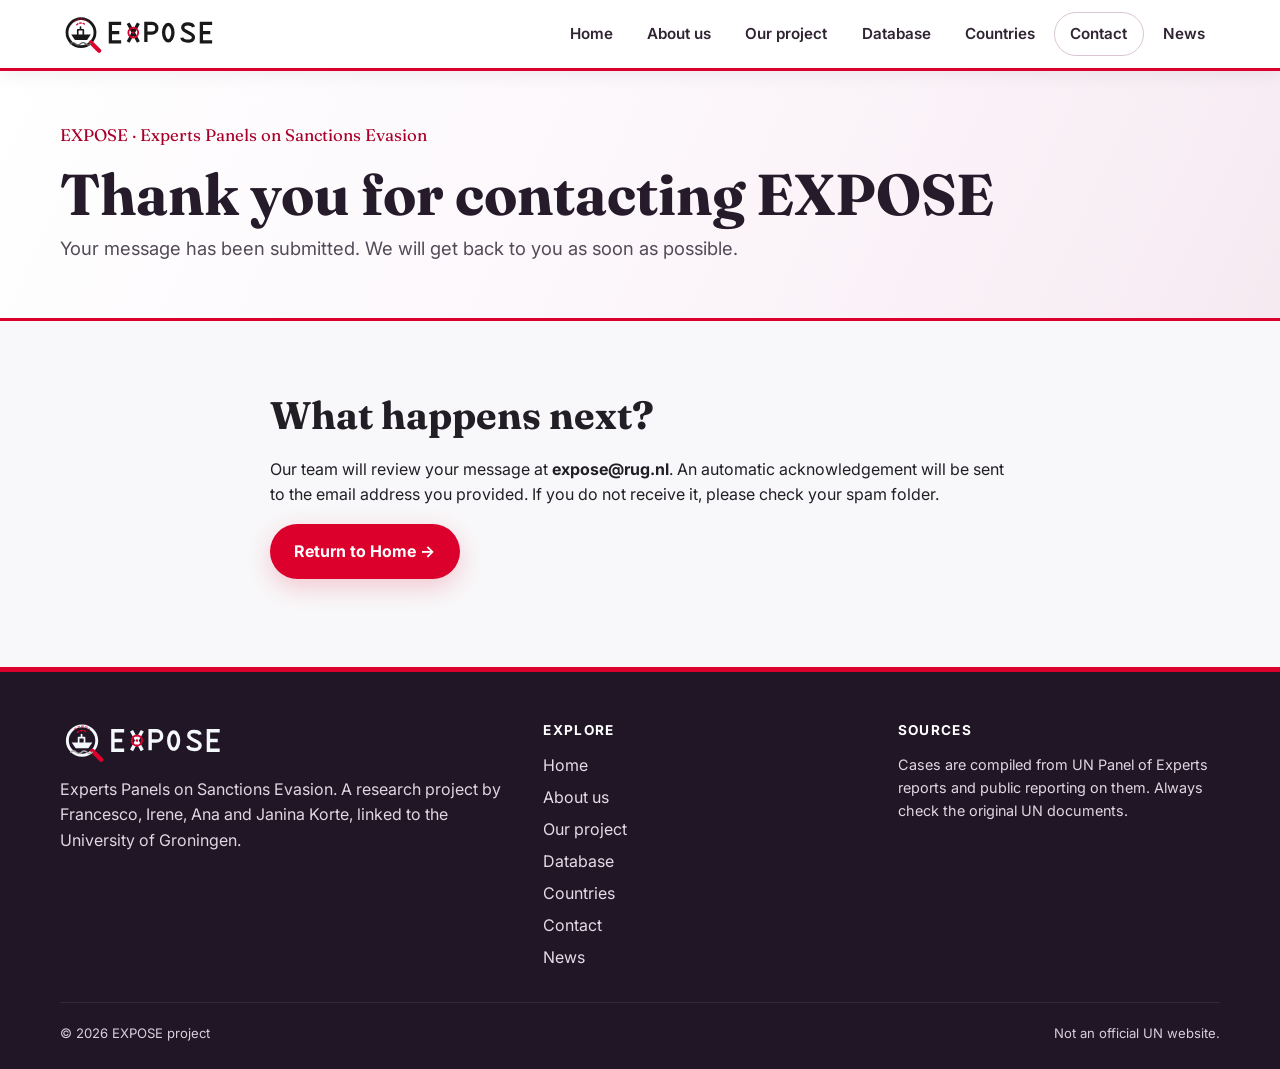
<file: thanks.html>
<!DOCTYPE html>
<html lang="en">
<head>
  <meta charset="utf-8">
  <meta name="viewport" content="width=device-width, initial-scale=1">
  <title>Message received – EXPOSE</title>
  <meta name="description" content="EXPOSE contact form confirmation.">
  <link rel="icon" href="assets/favicon.svg" type="image/svg+xml">
  <link rel="preconnect" href="https://fonts.googleapis.com">
  <link href="https://fonts.googleapis.com/css2?family=Fraunces:opsz,wght@9..144,600;9..144,700&family=Inter:wght@400;600;700;800&display=swap" rel="stylesheet">
  <link rel="stylesheet" href="css/style.css">
  <link rel="stylesheet" href="css/document-search.css">
  <link rel="stylesheet" href="css/rug-theme.css?v=20261118-purple3">
</head>
<body data-page="contact">
  <a class="skip" href="#main">Skip to content</a>
  <header class="site-header">
    <div class="container nav">
      <a class="brand" href="index.html" aria-label="EXPOSE home"><img src="assets/logo-on-light.svg" alt="EXPOSE"></a>
      <button class="menu-toggle" aria-expanded="false" aria-controls="menu">&#9776; Menu</button>
      <ul id="menu" class="menu">
        <li><a href="index.html">Home</a></li>
        <li><a href="about.html">About us</a></li>
        <li><a href="our-project.html">Our project</a></li>
        <li><a href="database.html">Database</a></li>
        <li><a href="countries.html">Countries</a></li>
        <li class="cta"><a href="contact.html">Contact</a></li>
        <li><a href="news.html">News</a></li></ul>
    </div>
  </header>

  <main id="main">
    <section class="page-hero">
      <div class="container">
        <div class="tagline">EXPOSE &middot; Experts Panels on Sanctions Evasion</div>
        <h1>Thank you for contacting EXPOSE</h1>
        <p class="lead">Your message has been submitted. We will get back to you as soon as possible.</p>
      </div>
    </section>
    <section>
      <div class="container" style="max-width:740px">
        <h2>What happens next?</h2>
        <p>Our team will review your message at <strong>expose@rug.nl</strong>. An automatic acknowledgement will be sent to the email address you provided. If you do not receive it, please check your spam folder.</p>
        <p><a class="btn btn-primary" href="index.html">Return to Home &rarr;</a></p>
      </div>
    </section>
  </main>

  <footer class="site-footer">
    <div class="container">
      <div class="foot">
        <div><img src="assets/logo.svg" alt="EXPOSE"><p>Experts Panels on Sanctions Evasion. A research project by Francesco, Irene, Ana and Janina Korte, linked to the University of Groningen.</p></div>
        <div><h4>Explore</h4><ul><li><a href="index.html">Home</a></li><li><a href="about.html">About us</a></li><li><a href="our-project.html">Our project</a></li><li><a href="database.html">Database</a></li>
        <li><a href="countries.html">Countries</a></li><li><a href="contact.html">Contact</a></li><li><a href="news.html">News</a></li></ul></div>
        <div><h4>Sources</h4><p style="font-size:.9rem">Cases are compiled from UN Panel of Experts reports and public reporting on them. Always check the original UN documents.</p></div>
      </div>
      <div class="legal"><span>&copy; <span data-year></span> EXPOSE project</span><span>Not an official UN website.</span></div>
    </div>
  </footer>

  <script src="data/cases.js"></script>
  <script src="js/main.js"></script>
</body>
</html>
</file>
<file: css/style.css>
/* EXPOSE – Experts Panels on Sanctions Evasion */
:root{
  --navy:#0a1a33; --navy-2:#102a52; --navy-3:#17386b;
  --ink:#14213d; --muted:#5b6785; --bg:#f4f6fb; --card:#fff; --line:#e1e6f0;
  --amber:#ffb020; --amber-d:#e08a00; --teal:#2ec4b6; --blue:#1f8fd6;
  --radius:16px; --shadow:0 10px 30px rgba(10,26,51,.08);
  --serif:"Fraunces",Georgia,"Times New Roman",serif;
  --sans:"Inter",system-ui,-apple-system,"Segoe UI",Roboto,Arial,sans-serif;
}
*{box-sizing:border-box}
html{scroll-behavior:smooth}
body{margin:0;font-family:var(--sans);color:var(--ink);background:var(--bg);line-height:1.6;-webkit-font-smoothing:antialiased}
img{max-width:100%;display:block}
a{color:var(--blue)}
h1,h2,h3{font-family:var(--serif);line-height:1.15;margin:0 0 .5em;color:var(--navy)}
h1{font-size:clamp(2.2rem,5vw,3.6rem)} h2{font-size:clamp(1.7rem,3vw,2.4rem)} h3{font-size:1.25rem}
p{margin:0 0 1em}
.container{width:min(1160px,92vw);margin-inline:auto}
.skip{position:absolute;left:-999px;top:0;background:var(--amber);color:#000;padding:.6rem 1rem;z-index:100}
.skip:focus{left:8px;top:8px}
.eyebrow{display:inline-block;font-size:.78rem;font-weight:700;letter-spacing:.14em;text-transform:uppercase;color:var(--amber-d);margin-bottom:.8rem}
.lead{font-size:1.15rem;color:var(--muted);max-width:62ch}

/* header / menu */
.site-header{position:sticky;top:0;z-index:50;background:rgba(10,26,51,.92);backdrop-filter:blur(10px);border-bottom:1px solid rgba(255,255,255,.08)}
.nav{display:flex;align-items:center;justify-content:space-between;height:68px}
.brand img{height:40px;width:auto}
.menu{display:flex;gap:.25rem;list-style:none;margin:0;padding:0;align-items:center}
.menu a{display:block;padding:.55rem .95rem;border-radius:999px;color:#cfe0f7;text-decoration:none;font-weight:600;font-size:.95rem;transition:.2s}
.menu a:hover{background:rgba(255,255,255,.08);color:#fff}
.menu a[aria-current="page"]{color:#0a1a33;background:var(--amber)}
.menu .cta a{border:1px solid rgba(255,255,255,.3)}
.menu-toggle{display:none;background:none;border:1px solid rgba(255,255,255,.3);color:#fff;border-radius:10px;padding:.45rem .7rem;font-size:1rem;cursor:pointer}
@media(max-width:860px){
  .menu-toggle{display:block}
  .menu{position:absolute;left:0;right:0;top:68px;background:var(--navy);flex-direction:column;align-items:stretch;padding:.8rem 4vw 1.2rem;display:none;border-bottom:1px solid rgba(255,255,255,.1)}
  .menu.open{display:flex}
}

/* buttons */
.btn{display:inline-flex;align-items:center;gap:.5rem;padding:.8rem 1.4rem;border-radius:999px;font-weight:700;text-decoration:none;border:2px solid transparent;cursor:pointer;font-size:1rem;font-family:inherit;transition:transform .15s,box-shadow .15s,background .2s}
.btn:hover{transform:translateY(-2px)}
.btn-primary{background:var(--amber);color:#0a1a33;box-shadow:0 8px 20px rgba(255,176,32,.35)}
.btn-ghost{border-color:rgba(255,255,255,.4);color:#fff}
.btn-ghost:hover{background:rgba(255,255,255,.1)}
.btn-dark{background:var(--navy);color:#fff}
.btn-outline{border-color:var(--navy);color:var(--navy);background:transparent}
.btn-sm{padding:.5rem 1rem;font-size:.9rem}

/* hero */
.hero{background:radial-gradient(1200px 600px at 80% 0%,#1d4a8a 0%,transparent 60%),linear-gradient(160deg,var(--navy) 0%,#07122a 100%);color:#e9f0fb;padding:4.5rem 0 5.5rem;overflow:hidden}
.hero .grid{display:grid;grid-template-columns:1.05fr .95fr;gap:2.5rem;align-items:center}
.hero h1{color:#fff;font-size:clamp(1.9rem,3.6vw,2.8rem)}
.hero .logo-big{width:min(460px,100%);margin-bottom:1.2rem}
.expansion{display:flex;flex-wrap:wrap;gap:.35rem .7rem;font-family:var(--serif);font-size:clamp(1.15rem,2vw,1.5rem);margin:0 0 1.2rem;color:#cfe0f7}
.expansion b{color:var(--amber)}
.hero .lead{color:#b9cbe6}
.hero .actions{display:flex;flex-wrap:wrap;gap:.8rem;margin-top:1.6rem}
.hero-art img{width:100%;filter:drop-shadow(0 20px 40px rgba(0,0,0,.35))}
@media(max-width:900px){.hero .grid{grid-template-columns:1fr}}
.page-hero{background:linear-gradient(160deg,var(--navy),#0d2347);color:#cfe0f7;padding:3.2rem 0 3.4rem}
.page-hero h1{color:#fff;margin-bottom:.4rem}
.page-hero .tagline{font-family:var(--serif);color:var(--amber);font-size:1.05rem;margin-bottom:.8rem}
.page-hero .lead{color:#b9cbe6;margin:0}

/* sections */
section{padding:4.5rem 0}
.section-alt{background:#fff}
.section-head{max-width:720px;margin-bottom:2.2rem}
.split{display:grid;grid-template-columns:1fr 1fr;gap:3rem;align-items:center}
@media(max-width:860px){.split{grid-template-columns:1fr}}
.rounded{border-radius:var(--radius);box-shadow:var(--shadow)}

/* stats */
.stats{background:var(--navy-2);color:#fff;padding:0}
.stats .row{display:grid;grid-template-columns:repeat(5,minmax(0,1fr))}
.stat{padding:1.8rem 1rem;text-align:center;border-right:1px solid rgba(255,255,255,.08)}
.stat:last-child{border-right:0}
.stat .num{font-family:var(--serif);font-size:2.6rem;font-weight:700;color:var(--amber);line-height:1}
.stat .lab{font-size:.85rem;color:#a9bddb;letter-spacing:.06em;text-transform:uppercase;margin-top:.4rem}
@media(max-width:850px){.stats .row{grid-template-columns:repeat(2,1fr)}.stat{border-bottom:1px solid rgba(255,255,255,.08)}}

/* pillars */
.pillars{display:grid;grid-template-columns:repeat(3,1fr);gap:1rem;margin-top:1.5rem}
.pillar{background:var(--bg);border-radius:12px;padding:1rem 1.1rem;border:1px solid var(--line)}
.pillar b{display:block;color:var(--navy);margin-bottom:.2rem}
.pillar span{font-size:.92rem;color:var(--muted)}
@media(max-width:700px){.pillars{grid-template-columns:1fr}}

/* stepper */
.stepper{display:grid;grid-template-columns:1fr 1fr;gap:2.5rem;align-items:center}
@media(max-width:900px){.stepper{grid-template-columns:1fr}}
.tabs{display:flex;gap:.5rem;flex-wrap:wrap;margin-bottom:1.2rem}
.tab{border:1px solid var(--line);background:#fff;border-radius:999px;padding:.5rem 1rem;font-weight:600;cursor:pointer;font-family:inherit;color:var(--muted);transition:.2s}
.tab[aria-selected="true"]{background:var(--navy);color:#fff;border-color:var(--navy)}
.tabpanel{background:var(--bg);border:1px solid var(--line);border-radius:var(--radius);padding:1.4rem 1.5rem;min-height:170px}
.tabpanel h3{margin-bottom:.4rem}
.progress{height:6px;border-radius:99px;background:var(--line);margin-top:1.2rem;overflow:hidden}
.progress i{display:block;height:100%;background:var(--amber);width:25%;transition:width .35s}

/* category cards */
.cat-grid{display:grid;grid-template-columns:repeat(auto-fill,minmax(250px,1fr));gap:1.1rem}
.cat-card{display:block;text-decoration:none;color:inherit;background:#fff;border:1px solid var(--line);border-radius:var(--radius);padding:1.3rem 1.3rem 1.2rem;border-top:5px solid var(--c);transition:transform .2s,box-shadow .2s;position:relative}
.cat-card:hover{transform:translateY(-4px);box-shadow:var(--shadow)}
.cat-card h3{margin-bottom:.35rem}
.cat-card p{font-size:.93rem;color:var(--muted);margin-bottom:.8rem}
.cat-card .count{font-weight:700;font-size:.85rem;color:var(--c)}
.cat-card .arrow{position:absolute;right:1.1rem;bottom:1rem;transition:transform .2s}
.cat-card:hover .arrow{transform:translateX(4px)}

/* spotlight */
.spotlight{background:var(--navy);color:#dbe8fb;border-radius:24px;padding:2.4rem;display:grid;grid-template-columns:1.2fr .8fr;gap:2rem;align-items:center}
.spotlight h2,.spotlight h3{color:#fff}
.spotlight .meta{display:flex;gap:.5rem;flex-wrap:wrap;margin-bottom:.8rem}
.spotlight img{border-radius:14px}
@media(max-width:860px){.spotlight{grid-template-columns:1fr}}

/* tags */
.tag{display:inline-flex;align-items:center;gap:.4rem;font-size:.75rem;font-weight:700;padding:.22rem .65rem;border-radius:999px;background:color-mix(in srgb,var(--c,#999) 14%,white);color:color-mix(in srgb,var(--c,#555) 75%,black);white-space:nowrap}
.tag::before{content:"";width:8px;height:8px;border-radius:50%;background:var(--c,#999)}
.badge{font-size:.75rem;font-weight:700;padding:.22rem .65rem;border-radius:6px;background:var(--navy);color:#fff}
.badge.light{background:rgba(255,255,255,.14);color:#fff}
.badge.year{background:#e9eef8;color:var(--navy)}

/* team */
.team{display:grid;grid-template-columns:repeat(3,1fr);gap:1.2rem}
body[data-page="home"] .team,body[data-page="about"] .team{grid-template-columns:repeat(4,minmax(0,1fr))}
@media(max-width:860px){.team{grid-template-columns:1fr}}
.person{background:#fff;border:1px solid var(--line);border-radius:var(--radius);padding:1.6rem;text-align:center;transition:.2s}
.person:hover{box-shadow:var(--shadow);transform:translateY(-3px)}
.avatar{object-fit:cover;width:96px;height:96px;border-radius:50%;margin:0 auto 1rem;display:grid;place-items:center;font-family:var(--serif);font-size:2.2rem;font-weight:700;color:#fff;background:linear-gradient(135deg,var(--navy-3),var(--blue));border:4px solid #fff;box-shadow:0 0 0 2px var(--amber)}
.person h3{margin-bottom:.1rem}
.person .role{color:var(--amber-d);font-weight:700;font-size:.85rem;letter-spacing:.04em;margin-bottom:.7rem}
.person p{color:var(--muted);font-size:.95rem}
.placeholder-note{border:2px dashed var(--line);border-radius:var(--radius);padding:1.2rem 1.4rem;color:var(--muted);background:#fbfcfe}
.uni{display:flex;align-items:center;gap:.9rem;background:#fff;border:1px solid var(--line);border-radius:var(--radius);padding:1rem 1.2rem;margin-top:1.4rem}
.uni .dot{width:42px;height:42px;border-radius:12px;background:var(--navy);display:grid;place-items:center;color:var(--amber);font-weight:800;font-family:var(--serif)}

/* database */
.db-layout{display:grid;grid-template-columns:310px 1fr;gap:1.8rem;align-items:start}
@media(max-width:940px){.db-layout{grid-template-columns:1fr}}
.filters{background:#fff;border:1px solid var(--line);border-radius:var(--radius);padding:1.3rem;position:sticky;top:86px}
@media(max-width:940px){.filters{position:static}}
.filters h3{font-size:1.05rem;margin:1.1rem 0 .6rem;font-family:var(--sans);font-weight:700}
.filters h3:first-child{margin-top:0}
.field label,.label{display:block;font-weight:600;font-size:.85rem;margin-bottom:.3rem;color:var(--muted)}
input[type=text],input[type=email],select,textarea{width:100%;padding:.7rem .85rem;border:1.5px solid var(--line);border-radius:10px;font:inherit;background:#fff;color:var(--ink)}
input:focus,select:focus,textarea:focus{outline:3px solid rgba(31,143,214,.25);border-color:var(--blue)}
.chips{display:flex;flex-direction:column;gap:.45rem}
.chip{display:flex;align-items:center;gap:.6rem;padding:.55rem .7rem;border:1.5px solid var(--line);border-radius:10px;cursor:pointer;background:#fff;transition:.15s;font-size:.92rem;user-select:none}
.chip:hover{border-color:var(--c)}
.chip input{position:absolute;opacity:0;pointer-events:none}
.chip .sw{width:14px;height:14px;border-radius:4px;background:var(--c);flex:none}
.chip .n{margin-left:auto;font-size:.75rem;color:var(--muted);background:var(--bg);border-radius:99px;padding:.05rem .5rem}
.chip:has(input:checked){background:color-mix(in srgb,var(--c) 12%,white);border-color:var(--c);font-weight:700}
.chip:has(input:focus-visible){outline:3px solid rgba(31,143,214,.35)}
.seg{display:flex;border:1.5px solid var(--line);border-radius:10px;overflow:hidden}
.seg button{flex:1;border:0;background:#fff;padding:.5rem;font:inherit;font-weight:600;cursor:pointer;color:var(--muted)}
.seg button[aria-pressed="true"]{background:var(--navy);color:#fff}
.filters .row{display:flex;gap:.5rem;margin-top:1.2rem}
.results-bar{display:flex;flex-wrap:wrap;gap:.8rem;align-items:center;justify-content:space-between;margin-bottom:1rem}
.results-bar .count{font-weight:700;color:var(--navy)}
.active-filters{display:flex;flex-wrap:wrap;gap:.4rem;margin-bottom:1rem}
.pill-x{border:0;font:inherit;font-size:.8rem;font-weight:600;background:var(--navy);color:#fff;border-radius:99px;padding:.25rem .7rem;cursor:pointer}
.pill-x::after{content:" \00d7";opacity:.7}
.minichart{background:#fff;border:1px solid var(--line);border-radius:var(--radius);padding:1rem 1.2rem;margin-bottom:1.2rem}
.minichart h4{margin:0 0 .6rem;font-size:.85rem;color:var(--muted);text-transform:uppercase;letter-spacing:.08em}
.bar-row{display:grid;grid-template-columns:150px 1fr 28px;align-items:center;gap:.6rem;font-size:.82rem;margin:.28rem 0}
.bar-row .track{height:10px;background:var(--bg);border-radius:99px;overflow:hidden}
.bar-row .fill{height:100%;border-radius:99px;background:var(--c);transition:width .4s}
@media(max-width:560px){.bar-row{grid-template-columns:110px 1fr 24px}}
.cases{display:grid;gap:1rem}
.case{background:#fff;border:1px solid var(--line);border-left:6px solid var(--c);border-radius:var(--radius);padding:1.2rem 1.3rem;animation:in .35s both}
@keyframes in{from{opacity:0;transform:translateY(8px)}to{opacity:1;transform:none}}
.case .top{display:flex;flex-wrap:wrap;gap:.4rem;align-items:center;margin-bottom:.5rem}
.case .id{font-size:.75rem;color:var(--muted);font-weight:700;margin-left:auto}
.case h3{margin:.1rem 0 .4rem;font-size:1.2rem}
.case p{color:#34405e;margin-bottom:.6rem}
.case .tags{display:flex;flex-wrap:wrap;gap:.4rem;margin-bottom:.4rem}
.case .more{display:none;border-top:1px dashed var(--line);margin-top:.8rem;padding-top:.8rem;font-size:.93rem}
.case.open .more{display:block}
.case .more dt{font-weight:700;color:var(--navy);font-size:.78rem;letter-spacing:.06em;text-transform:uppercase;margin-top:.6rem}
.case .more dd{margin:0}
.toggle{background:none;border:0;color:var(--blue);font:inherit;font-weight:700;cursor:pointer;padding:0}
.empty{text-align:center;background:#fff;border:2px dashed var(--line);border-radius:var(--radius);padding:3rem 1rem;color:var(--muted)}
.notice{background:#fff8e6;border:1px solid #ffe2a3;border-radius:12px;padding:.9rem 1.1rem;font-size:.9rem;color:#6b4a00;margin-bottom:1.2rem}

/* accordion */
.acc{display:grid;gap:.7rem}
.acc details{background:#fff;border:1px solid var(--line);border-radius:14px;border-left:6px solid var(--c);padding:0}
.acc summary{list-style:none;cursor:pointer;padding:1rem 1.2rem;font-weight:700;display:flex;align-items:center;gap:.8rem;color:var(--navy)}
.acc summary::-webkit-details-marker{display:none}
.acc summary::after{content:"+";margin-left:auto;font-size:1.4rem;color:var(--muted);transition:.2s}
.acc details[open] summary::after{content:"\2212"}
.acc .body{padding:0 1.2rem 1.2rem;color:#34405e}
.acc .body ul{margin:.3rem 0 .8rem;padding-left:1.1rem}

/* timeline / steps */
.steps{counter-reset:s;display:grid;grid-template-columns:repeat(4,1fr);gap:1rem}
@media(max-width:900px){.steps{grid-template-columns:1fr 1fr}}
@media(max-width:560px){.steps{grid-template-columns:1fr}}
.step{background:#fff;border:1px solid var(--line);border-radius:var(--radius);padding:1.3rem;position:relative}
.step::before{counter-increment:s;content:counter(s);position:absolute;top:-14px;left:16px;background:var(--amber);color:var(--navy);width:30px;height:30px;border-radius:50%;display:grid;place-items:center;font-weight:800}
.step h3{margin-top:.5rem;font-size:1.05rem}
.step p{font-size:.92rem;color:var(--muted);margin:0}
.regimes{display:grid;grid-template-columns:repeat(auto-fit,minmax(220px,1fr));gap:1rem}
.regime{background:#fff;border:1px solid var(--line);border-radius:var(--radius);padding:1.2rem}
.regime h3{margin-bottom:.2rem}
.regime small{color:var(--muted)}
.sources{columns:2;column-gap:2rem;padding-left:1.1rem}
@media(max-width:700px){.sources{columns:1}}
.sources li{margin-bottom:.5rem;break-inside:avoid;font-size:.93rem}

/* contact */
.form-card{background:#fff;border:1px solid var(--line);border-radius:24px;padding:2rem;box-shadow:var(--shadow)}
.form-grid{display:grid;grid-template-columns:1fr 1fr;gap:1rem}
.form-grid .full{grid-column:1/-1}
@media(max-width:640px){.form-grid{grid-template-columns:1fr}}
.field .err{display:none;color:#c1121f;font-size:.82rem;margin-top:.3rem;font-weight:600}
.field.invalid .err{display:block}
.field.invalid input,.field.invalid select,.field.invalid textarea{border-color:#c1121f}
.hp{position:absolute;left:-9999px}
.counter{font-size:.78rem;color:var(--muted);text-align:right}
.success{display:none;background:#e8f8f0;border:1px solid #a6e3c4;color:#0d5c37;border-radius:14px;padding:1.2rem 1.4rem;margin-top:1.2rem}
.success.show{display:block}
.contact-grid{display:grid;grid-template-columns:1.5fr 1fr;gap:2rem;align-items:start}
@media(max-width:900px){.contact-grid{grid-template-columns:1fr}}
.contact-side{display:grid;gap:1rem;align-content:start}
.info{background:#fff;border:1px solid var(--line);border-radius:var(--radius);padding:1.2rem 1.3rem}
.info h3{font-size:1.05rem;margin-bottom:.3rem}
.info p{margin:0;color:var(--muted);font-size:.93rem}

/* footer */
.site-footer{background:#07122a;color:#9fb3d3;padding:3rem 0 1.6rem}
.foot{display:grid;grid-template-columns:1.4fr 1fr 1fr;gap:2rem}
@media(max-width:760px){.foot{grid-template-columns:1fr}}
.site-footer img{height:44px;margin-bottom:.8rem}
.site-footer h4{color:#fff;margin:0 0 .7rem;font-size:.85rem;letter-spacing:.1em;text-transform:uppercase}
.site-footer ul{list-style:none;margin:0;padding:0;display:grid;gap:.4rem}
.site-footer a{color:#9fb3d3;text-decoration:none}.site-footer a:hover{color:#fff}
.legal{border-top:1px solid rgba(255,255,255,.08);margin-top:2rem;padding-top:1.2rem;font-size:.82rem;display:flex;flex-wrap:wrap;justify-content:space-between;gap:.6rem}

/* reveal */
.reveal{opacity:0;transform:translateY(18px);transition:opacity .7s,transform .7s}
.reveal.in{opacity:1;transform:none}
@media(prefers-reduced-motion:reduce){.reveal{opacity:1;transform:none;transition:none}*{animation:none!important;scroll-behavior:auto}}

/* Research team external profiles */
.person .profile-links{display:flex;flex-wrap:wrap;gap:.35rem .7rem;justify-content:center;margin-top:.9rem;font-size:.88rem}
.person .profile-links a{font-weight:700;color:var(--blue);text-decoration:underline;text-underline-offset:3px}
.uni .uni-note{color:var(--muted);font-size:.92rem;margin-top:.15rem}
@media(max-width:860px){body[data-page="home"] .team,body[data-page="about"] .team{grid-template-columns:1fr}}

/* Our Project: source links stay immediately below the section they document. */
body[data-page="project"] .section-sources{grid-column:1/-1;margin:1.15rem 0 0;font-size:.87rem;color:var(--muted);line-height:1.7}
body[data-page="project"] .section-sources a{color:var(--blue);text-decoration:underline;text-underline-offset:2px}
body[data-page="project"] .project-db-link{grid-column:1/-1;margin:1.5rem 0 0}
</file>
<file: css/document-search.css>
.search-section{padding-top:2rem}.search-box{background:white;border:1px solid var(--line);border-radius:16px;padding:1.5rem;margin-bottom:1rem}.search-box label{display:block;font-weight:700;margin-bottom:.4rem}.query-row{display:flex;gap:.8rem;margin-bottom:1.2rem}.query-row input{flex:1;min-width:0;border:2px solid var(--line);border-radius:10px;padding:.85rem;font:inherit}.search-controls{display:grid;grid-template-columns:2fr 2fr 1fr 1.4fr;gap:.8rem}.search-controls select{min-width:0;font-size:.9rem}.clear-search{border:0;background:none;text-decoration:underline;color:var(--blue);font:inherit;cursor:pointer;margin-top:1rem}.search-note,.search-dates{color:var(--muted);font-size:.9rem}.search-result{background:white;border:1px solid var(--line);border-radius:16px;padding:1.5rem;margin-bottom:1rem}.search-result h2{font-size:1.4rem;margin:.6rem 0}.search-meta,.search-actions{display:flex;flex-wrap:wrap;gap:.7rem;align-items:center}.search-metrics{font-size:.85rem;font-weight:600}.search-snippet{overflow-wrap:anywhere;border-left:3px solid var(--amber);padding-left:1rem}.search-result mark{background:#ffe6a3;color:#14213d;padding:0 .1em}.document-text{margin-top:1rem;border-top:1px solid var(--line);padding-top:1rem}.document-text summary,.search-help summary{cursor:pointer;font-weight:700;color:var(--blue)}.full-document{white-space:pre-wrap;overflow-wrap:anywhere;max-height:65vh;overflow:auto;padding:1rem;background:var(--bg);margin-top:1rem}.search-help{margin-top:2rem}.search-help p{margin-top:1rem}[hidden]{display:none!important}
@media(max-width:1100px){.menu-toggle{display:block}.menu{position:absolute;left:0;right:0;top:68px;background:var(--navy);flex-direction:column;align-items:stretch;padding:.8rem 4vw 1.2rem;display:none;border-bottom:1px solid rgba(255,255,255,.1)}.menu.open{display:flex}}
@media(max-width:760px){.query-row{flex-direction:column}.search-controls{grid-template-columns:1fr 1fr}.search-result{padding:1rem}}@media(max-width:450px){.search-controls{grid-template-columns:1fr}}
</file>
<file: css/rug-theme.css>
/* EXPOSE — University of Groningen-inspired editorial palette.
   The official UG palette: red #DC002D, black, white; secondary purple
   #772D68, cyan #009CEF, aqua #35B6B4, pink #EC6581,
   green #60B669 and yellow #FFDC64.
   This independent research-site styling is not an official UG identity.
   Keep semantic colours in the database and world map distinct. */
:root{
 --rug-red:#dc002d;--rug-purple:#772d68;--rug-cyan:#009cef;
 --rug-aqua:#35b6b4;--rug-pink:#ec6581;--rug-green:#60b669;
 --rug-yellow:#ffdc64;--rug-deep:#24152a;
 --navy:#24152a;--navy-2:#34213c;--navy-3:#772d68;
 --ink:#221e26;--muted:#595460;--bg:#f8f7f9;--card:#fff;--line:#e7e1e9;
 --amber:#dc002d;--amber-d:#ae0024;--blue:#a9002a;
 --shadow:0 14px 36px rgba(36,21,42,.095);
}
body{background:var(--bg);color:var(--ink)}
h1,h2,h3{color:var(--ink)}
a{color:#a9002a}
a:hover{color:#82001f}
.container{max-width:1160px}
.site-header{
 background:rgba(255,255,255,.97);
 border-bottom:3px solid var(--rug-red);
 box-shadow:0 3px 18px rgba(36,21,42,.07)
}
.menu a{color:#302433}
.menu a:hover{color:#8d0030;background:#faedf3}
.menu a[aria-current="page"]{background:var(--rug-red);color:#fff}
.menu .cta a{border-color:#d9c5d4}
.menu-toggle{color:#2c2230;border-color:#cdbecb}
.brand img{height:42px}
.eyebrow{color:#ae0024}
.lead{color:#57505e}
.hero{
 position:relative;
 background:
  radial-gradient(650px 460px at 96% 8%,rgba(119,45,104,.75),transparent 80%),
  radial-gradient(570px 450px at 85% 110%,rgba(0,156,239,.15),transparent 79%),
  linear-gradient(135deg,#231428 0%,#351e3c 55%,#522647 100%);
 color:#f9f6fb;
 border-bottom:5px solid var(--rug-red);
}
.hero h1{color:#fff}
.hero .expansion{color:#f5e9f3}
.hero .expansion b{color:#ffdc64}
.hero .lead{color:#f0e7f0}
.hero .logo-big{filter:drop-shadow(0 5px 18px rgba(0,0,0,.16))}
.hero-art img{filter:drop-shadow(0 22px 32px rgba(0,0,0,.15))}
.hero .btn-ghost{color:#fff;border-color:rgba(255,255,255,.76)}
.hero .btn-ghost:hover{background:rgba(255,255,255,.13);color:#fff}
.hero .btn-primary{box-shadow:0 9px 28px rgba(220,0,45,.26)}
.page-hero{
 background:linear-gradient(115deg,#fff 0%,#fbf5fa 60%,#f6eaf1 100%);
 color:#2a2130;border-bottom:3px solid var(--rug-red)
}
.page-hero h1{color:#251b2a}
.page-hero .tagline{color:#a9002a}
.page-hero .lead{color:#524a56}
.btn-primary{background:#dc002d;color:#fff;box-shadow:0 8px 24px rgba(220,0,45,.19)}
.btn-primary:hover{background:#a90024;color:#fff}
.btn-dark{background:#332039;color:#fff}
.btn-dark:hover{background:#532b56;color:#fff}
.btn-outline{border-color:#9b0032;color:#9b0032;background:#fff}
.btn-outline:hover{background:#f9e8ef;color:#870029}
.stats{background:#26182c}
.stat{border-right-color:rgba(255,255,255,.13)}
.stat .num{color:#ffdc64}
.stat .lab{color:#e5d9e6}
.section-alt{background:#fff}
.pillars{gap:1rem}
.pillar{background:#fff;border:1px solid #e7dce7;box-shadow:0 4px 18px rgba(36,21,42,.04)}
.pillar:nth-child(1){border-top:4px solid #dc002d}
.pillar:nth-child(2){border-top:4px solid #009cef}
.pillar:nth-child(3){border-top:4px solid #35b6b4}
.pillar b{color:#302034}
.step::before{background:#dc002d;color:#fff}
.progress i{background:#dc002d}
.tab[aria-selected="true"],.seg button[aria-pressed="true"],.pill-x{
 background:#772d68;border-color:#772d68;color:#fff
}
.tabpanel{background:#fcf9fc}
.badge{background:#3f2744}
.badge.year{background:#f8eaf3;color:#70265e}
.spotlight{
 background:
  radial-gradient(420px 320px at 95% 15%,rgba(119,45,104,.48),transparent 80%),
  linear-gradient(125deg,#24152a,#3c2046);
 color:#f4edf5;border:1px solid #6b426c;
 box-shadow:0 14px 35px rgba(36,21,42,.18)
}
.spotlight h2,.spotlight h3{color:#fff}
.spotlight .eyebrow{color:#ffdc64}
.spotlight p{color:#f2eaf2}
.spotlight .btn-ghost{color:#fff;border-color:rgba(255,255,255,.8)}
.spotlight .btn-ghost:hover{background:rgba(255,255,255,.14);color:#fff}
.spotlight .tag{color:#25202a}
.avatar{background:linear-gradient(130deg,#772d68,#dc002d);box-shadow:0 0 0 2px #772d68}
.person .role{color:#912959}
.person{box-shadow:0 5px 19px rgba(36,21,42,.035)}
.uni .dot{background:#772d68;color:#fff}
input:focus,select:focus,textarea:focus{border-color:#772d68;outline-color:rgba(119,45,104,.22)}
.chip:has(input:focus-visible){outline-color:rgba(119,45,104,.3)}
.filters,.db-search-panel,.db-evidence-card,.db-document-card{
 box-shadow:0 5px 20px rgba(36,21,42,.045)
}
.db-view-tabs button[aria-selected="true"]{border-bottom-color:#dc002d;color:#251b2a}
.db-search-primary input:focus{border-color:#772d68}
.db-active-pair{background:#f9edf5;border-left-color:#dc002d}
.db-chip{background:#f3ecf5;color:#4d3153}
.db-chip.strategy{background:#fff3dc;color:#744915}
.db-chip.tactic{background:#eee7f5;color:#53348a}
.db-full-document{background:#faf8fc}
#mx-table thead th{background:#f3edf5}
#mx-table tbody th{background:#fbf9fc}
#mx-table th.db-matrix-corner{background:#ece1ed}
.db-cell-details{background:#faf8fc}
.news-post{border-top:4px solid #772d68;box-shadow:0 6px 20px rgba(36,21,42,.05)}
.news-category{color:#772d68;background:#f6e9f3}
.site-footer{background:#201625;color:#e0d7e2;border-top:5px solid #dc002d}
.site-footer h4{color:#fff}
.site-footer a{color:#e6dce8}
.site-footer a:hover{color:#fff}
.site-footer .legal{color:#d9cedc}
:focus-visible{outline:3px solid #009cef;outline-offset:3px}
@media(max-width:860px){
 .menu{background:#fff;border-bottom:2px solid #dc002d}
 .menu a{color:#302433}
 .menu a[aria-current="page"]{color:#fff}
}
@media(prefers-reduced-motion:reduce){
 .hero-art img,.hero .logo-big{filter:none}
}
</file>
<file: css/countries.css>
/* EXPOSE – Countries page. Loaded after css/style.css; uses its variables when present. */
.cx {
  --cx-none: #dde3e8;
  --cx-none-h: #c9d2d9;
  --cx-sanc: #f0b648;
  --cx-sanc-h: #e3a22a;
  --cx-panel: #c2412d;
  --cx-panel-h: #a63222;
  --cx-sea: #f3f7fa;
  --cx-ink: var(--ink, #14212b);
  --cx-muted: var(--muted, #5b6b78);
  --cx-line: var(--line, #d9e0e6);
}

/* legend */
.cx-legend { display: flex; flex-wrap: wrap; gap: .7rem; margin: 0 0 1.2rem; }
.cx-legend button {
  display: inline-flex; align-items: center; gap: .6rem; cursor: pointer;
  background: #fff; border: 1.5px solid var(--cx-line); border-radius: 999px;
  padding: .55rem 1rem .55rem .8rem; font: inherit; font-weight: 600; color: var(--cx-ink);
}
.cx-legend button[aria-pressed="false"] { opacity: .5; text-decoration: line-through; }
.cx-legend button:focus-visible, .cx-chip:focus-visible { outline: 3px solid #1b6fa8; outline-offset: 2px; }
.cx-legend .sw { width: 1rem; height: 1rem; border-radius: 50%; display: inline-block; border: 1px solid rgba(0,0,0,.15); }
.cx-legend .n { background: #eef2f5; border-radius: 999px; padding: .05rem .55rem; font-size: .85rem; color: var(--cx-muted); }
.sw-none { background: var(--cx-none); } .sw-sanctions { background: var(--cx-sanc); } .sw-panel { background: var(--cx-panel); }

/* stage: map + details */
.cx-stage { display: grid; grid-template-columns: minmax(0, 2.1fr) minmax(280px, 1fr); gap: 1.4rem; align-items: start; scroll-margin-top: 90px; }
@media (max-width: 900px) { .cx-stage { grid-template-columns: 1fr; } }

.cx-mapwrap { position: relative; background: var(--cx-sea); border: 1px solid var(--cx-line); border-radius: 16px; overflow: hidden; }
#cx-map { display: block; width: 100%; height: auto; touch-action: pan-y; user-select: none; -webkit-user-select: none; }
#cx-map.zoomed { cursor: grab; }
#cx-map .c { stroke: #fff; stroke-width: .6; vector-effect: non-scaling-stroke; transition: fill .15s, opacity .2s; outline: none; }
#cx-map .c-none { fill: var(--cx-none); }
#cx-map .c-none:hover { fill: var(--cx-none-h); }
#cx-map .c-sanctions { fill: var(--cx-sanc); cursor: pointer; }
#cx-map .c-sanctions:hover, #cx-map .c-sanctions:focus-visible { fill: var(--cx-sanc-h); }
#cx-map .c-panel { fill: var(--cx-panel); cursor: pointer; }
#cx-map .c-panel:hover, #cx-map .c-panel:focus-visible { fill: var(--cx-panel-h); }
#cx-map .c.sel { stroke: #14212b; stroke-width: 2; }
#cx-map.hide-none .c-none, #cx-map.hide-sanctions .c-sanctions, #cx-map.hide-panel .c-panel { opacity: .12; pointer-events: none; }

.cx-zoom { position: absolute; top: .7rem; right: .7rem; display: flex; flex-direction: column; gap: .35rem; }
.cx-zoom button {
  width: 2.3rem; height: 2.3rem; border-radius: 10px; border: 1px solid var(--cx-line); background: #fff;
  font-size: 1.2rem; line-height: 1; cursor: pointer; color: var(--cx-ink); font-weight: 700;
}
.cx-zoom button:hover { background: #eef2f5; }
.cx-hint { position: absolute; left: .8rem; bottom: .6rem; font-size: .78rem; color: var(--cx-muted); background: rgba(255,255,255,.8); padding: .15rem .5rem; border-radius: 6px; }

#cx-tip {
  position: absolute; z-index: 5; pointer-events: none; background: #14212b; color: #fff;
  padding: .5rem .7rem; border-radius: 8px; font-size: .85rem; max-width: 210px; box-shadow: 0 6px 18px rgba(0,0,0,.25);
}
#cx-tip[hidden] { display: none; }
#cx-tip strong { display: block; }
#cx-tip .tt { display: block; font-size: .75rem; opacity: .8; margin-top: .1rem; }

/* details */
.cx-detail { background: #fff; border: 1px solid var(--cx-line); border-radius: 16px; padding: 1.3rem 1.3rem 1.1rem; position: sticky; top: 90px; }
@media (max-width: 900px) { .cx-detail { position: static; } }
.cx-detail h3 { margin: .6rem 0 .8rem; font-size: 1.5rem; }
.cx-detail p { margin: .7rem 0; }
.cx-detail .small { font-size: .88rem; color: var(--cx-muted); }
.cx-detail .empty { color: var(--cx-muted); }
.badge { display: inline-block; font-size: .78rem; font-weight: 700; padding: .25rem .7rem; border-radius: 999px; }
.badge-none { background: var(--cx-none); color: #3b4a56; }
.badge-sanctions { background: #fde9bd; color: #7a4d00; }
.badge-panel { background: #f7d6d0; color: #8a2517; }
.facts { margin: 0; display: grid; gap: .55rem; }
.facts dt { font-size: .74rem; letter-spacing: .05em; text-transform: uppercase; color: var(--cx-muted); font-weight: 700; }
.facts dd { margin: 0 0 .1rem; }
.status { display: inline-block; font-size: .8rem; font-weight: 700; padding: .2rem .65rem; border-radius: 6px; margin: .4rem 0 0 !important; }
.status-active { background: #d8f0df; color: #14602d; }
.status-ended { background: #e6eaee; color: #46545f; }
.status-check { background: #fff0c2; color: #6b4a00; }
.cta-row { margin-top: 1rem !important; padding-top: .9rem; border-top: 1px solid var(--cx-line); display: flex; flex-wrap: wrap; gap: .7rem; align-items: center; }

/* chips lists */
.cx-chips { display: grid; grid-template-columns: repeat(auto-fill, minmax(210px, 1fr)); gap: .7rem; }
.cx-chip {
  text-align: left; cursor: pointer; font: inherit; color: var(--cx-ink); background: #fff;
  border: 1.5px solid var(--cx-line); border-left-width: 6px; border-radius: 10px; padding: .65rem .8rem;
  display: flex; flex-direction: column; gap: .1rem;
}
.cx-chip-panel { border-left-color: var(--cx-panel); }
.cx-chip-sanctions { border-left-color: var(--cx-sanc); }
.cx-chip:hover, .cx-chip[aria-pressed="true"] { background: #f4f7f9; border-top-color: #9fb0bd; border-right-color: #9fb0bd; border-bottom-color: #9fb0bd; }
.cx-chip .nm { font-weight: 700; }
.cx-chip .yr { font-size: .82rem; color: var(--cx-muted); }

/* regime cards inside the details panel */
.rg { border: 1px solid var(--cx-line); border-left-width: 6px; border-radius: 12px; padding: .9rem 1rem; margin: 1rem 0 0; background: #fbfcfd; }
.rg-panel { border-left-color: var(--cx-panel); }
.rg-nopanel { border-left-color: var(--cx-sanc); }
.rg-head { display: flex; flex-wrap: wrap; gap: .5rem .7rem; align-items: center; justify-content: space-between; margin-bottom: .5rem; }
.rg-head h4 { margin: 0; font-size: 1.1rem; }
.tag-pill { font-size: .72rem; font-weight: 700; padding: .18rem .6rem; border-radius: 999px; white-space: nowrap; }
.tp-panel { background: #f7d6d0; color: #8a2517; }
.tp-none { background: #fde9bd; color: #7a4d00; }
.tags { list-style: none; margin: .1rem 0 0; padding: 0; display: flex; flex-wrap: wrap; gap: .35rem; }
.tags li { background: #eef2f5; border: 1px solid var(--cx-line); border-radius: 6px; padding: .12rem .55rem; font-size: .85rem; font-weight: 600; }
.rg h5 { margin: .9rem 0 .35rem; font-size: .74rem; letter-spacing: .05em; text-transform: uppercase; color: var(--cx-muted); }
.eps { list-style: none; margin: 0; padding: 0; display: grid; gap: .25rem; max-height: 15rem; overflow-y: auto; }
.eps li { display: flex; justify-content: space-between; gap: .8rem; font-size: .88rem; padding: .25rem .55rem; background: #fff; border: 1px solid var(--cx-line); border-radius: 6px; }
.eps .ep-n { font-weight: 700; color: var(--cx-muted); white-space: nowrap; }
.eps .ep-d { text-align: right; }
.rg-note { font-size: .86rem; color: var(--cx-muted); margin: .6rem 0 0 !important; }
.rg-warn { font-size: .85rem; margin: .7rem 0 0 !important; padding: .45rem .65rem; border-radius: 8px; background: #fff0c2; color: #6b4a00; }
.rg-src { margin: .9rem 0 0 !important; display: flex; flex-wrap: wrap; gap: .6rem 1rem; align-items: center; font-size: .9rem; }
.cx-detail { max-height: calc(100vh - 110px); overflow-y: auto; }
@media (max-width: 900px) { .cx-detail { max-height: none; overflow: visible; } }
</file>
<file: css/database-coded.css>
.source-excerpt{white-space:pre-wrap;overflow-wrap:anywhere;margin-top:1rem;line-height:1.75}
.case details{border-top:1px dashed var(--line);padding-top:.8rem}
.case summary{cursor:pointer;color:var(--blue);font-weight:700}
.case dt{font-size:.8rem;text-transform:uppercase;font-weight:700;margin-top:.8rem}
.case dd{margin:0;overflow-wrap:anywhere}
.filters select{max-width:100%;font-size:.85rem}
.filters label{font-size:.85rem}
.tag{white-space:normal}
[hidden]{display:none!important}
</file>
<file: css/database-next.css>
/* EXPOSE – integrated Database, search and cross-tabulations */
.db-next .db-main-section{padding-top:2.25rem}
.db-view-tabs{display:flex;gap:.4rem;border-bottom:1px solid var(--line);margin-bottom:2.1rem;flex-wrap:wrap}
.db-view-tabs button{font:inherit;font-weight:700;cursor:pointer;padding:.85rem 1.3rem;border:0;border-bottom:4px solid transparent;background:none;color:var(--muted);border-radius:0}
.db-view-tabs button[aria-selected="true"]{border-bottom-color:var(--amber);color:var(--navy)}
.db-view-tabs button:focus-visible{outline:2px solid var(--blue);outline-offset:3px}
.db-view[hidden],.db-cell-details[hidden]{display:none!important}
.db-view .section-head{max-width:950px;margin-bottom:1.3rem}
.db-method-note{margin-bottom:1.5rem}
.db-evidence-layout{display:flex;flex-direction:column;gap:2rem}
.db-search-panel{background:#fff;border:1px solid var(--line);border-radius:16px;padding:1.5rem;width:100%;box-shadow:0 3px 16px rgba(0,0,0,.025)}
.db-search-primary{margin-bottom:1.35rem}
.db-search-primary label{display:block;font-weight:750;margin-bottom:.5rem}
.db-search-primary input{width:100%;font:inherit;border:2px solid var(--line);border-radius:10px;padding:1rem 1.1rem;min-height:52px}
.db-search-primary input:focus{border-color:var(--blue);outline:2px solid transparent}
.db-search-tip{color:var(--muted);font-size:.86rem;margin:.5rem 0 0}
.db-filter-heading{display:flex;align-items:baseline;justify-content:space-between;flex-wrap:wrap;gap:.3rem .8rem;margin:1rem 0 .75rem}
.db-filter-heading h3{font-size:1.05rem;margin:0}
.db-filter-heading span{font-size:.8rem;color:var(--muted)}
.db-filter-grid{display:grid;grid-template-columns:repeat(3,minmax(0,1fr));gap:.85rem 1rem}
.db-filter-field{min-width:0}
.db-filter-field label{display:block;font-size:.86rem;font-weight:700;margin-bottom:.35rem}
.db-filter-field select{display:block;width:100%;min-width:0;font:inherit;font-size:.9rem}
.db-search-actions{display:flex;justify-content:flex-end;margin-top:1rem}
.db-results-column{min-width:0}
.db-result-bar{display:flex;align-items:baseline;gap:1rem;flex-wrap:wrap;justify-content:space-between;margin-bottom:.3rem}
.db-result-bar h3{margin:0}
.db-result-bar span{font-size:.85rem;color:var(--muted)}
.db-hint{font-size:.87rem;color:var(--muted);line-height:1.6}
.db-evidence-card,.db-document-card{background:var(--card,#fff);background:#fff;border:1px solid var(--line);border-radius:var(--radius);margin:.85rem 0;padding:1.2rem;overflow-wrap:anywhere}
.db-evidence-card h4,.db-document-card h4{font-family:var(--serif);font-size:1.1rem;margin:.55rem 0}
.db-card-meta{display:flex;gap:.3rem;flex-wrap:wrap}
.db-tags{display:flex;gap:.3rem;flex-wrap:wrap;margin:.7rem 0}
.db-chip{font-size:.75rem;padding:.25rem .5rem;border-radius:.35rem;background:#edf2f7;color:#263d56}
.db-chip.strategy{background:#fff0dc;color:#77511e}
.db-chip.tactic{background:#f1ebff;color:#53348a}
.db-excerpt{line-height:1.65}
.db-evidence-card details,.db-document-card details{margin-top:.6rem}
.db-evidence-card summary,.db-document-card summary{cursor:pointer;font-weight:650;color:var(--blue)}
.db-full-excerpt,.db-full-document{white-space:pre-wrap;overflow-wrap:anywhere;line-height:1.7;margin-top:.8rem}
.db-full-document{max-height:460px;overflow:auto;padding:1rem;background:#f8fafc;border-radius:.4rem}
.db-source-line{font-size:.82rem;color:var(--muted);overflow-wrap:anywhere}
.db-source-line a{margin-right:.5rem}
.db-documents-title{margin-top:2.3rem;padding-top:1.1rem;border-top:1px solid var(--line)}
.db-document-actions{display:flex;align-items:center;gap:.7rem;flex-wrap:wrap;margin-top:.9rem}
.db-active-pair{padding:.75rem 1rem;background:#fff7df;border-left:3px solid var(--amber);font-weight:650}
.db-matrix-controls{display:grid;grid-template-columns:repeat(3,minmax(0,1fr));gap:1rem;margin:1.5rem 0}
.db-matrix-controls label{display:block;font-weight:700;font-size:.82rem;margin-bottom:.3rem}
.db-matrix-controls input,.db-matrix-controls select{width:100%;min-width:0}
.db-status-explainer{display:grid;grid-template-columns:repeat(3,minmax(0,1fr));gap:.8rem;margin:1.1rem 0}
.db-status-explainer>div{border:1px solid var(--line);border-radius:.65rem;padding:1rem;background:#fff}
.db-status-explainer strong{font-size:.95rem}
.db-status-explainer p{font-size:.84rem;color:var(--muted);margin:.35rem 0 0}
.db-status-explainer>div:nth-child(1){border-top:4px solid #27816b}
.db-status-explainer>div:nth-child(2){border-top:4px solid #83909e}
.db-status-explainer>div:nth-child(3){border-top:4px solid #d3a44d}
.db-matrix-summary{font-size:.87rem;color:var(--muted);margin:1rem 0}
.db-matrix-scroll{max-width:100%;overflow:auto;max-height:65vh;border:1px solid var(--line);border-radius:.7rem}
#mx-table{border-collapse:separate;border-spacing:0;table-layout:auto;min-width:100%;font-size:.82rem}
#mx-table th,#mx-table td{border-bottom:1px solid #e5e9ed;border-right:1px solid #e5e9ed;padding:.45rem .65rem;text-align:center;min-width:86px;vertical-align:middle}
#mx-table thead th{position:sticky;top:0;background:#eef2f8;z-index:2;font-size:.77rem;max-width:180px;white-space:normal}
#mx-table tbody th{position:sticky;left:0;background:#f7f9fc;z-index:1;text-align:left;min-width:180px;max-width:230px}
#mx-table th.db-matrix-corner{position:sticky;left:0;top:0;z-index:3;text-align:left;background:#e7edf5}
.db-cell-yes{background:#e7f3ec;color:#115b3b}
.db-cell-no{background:#f3f5f6;color:#5c6978}
.db-cell-na{background:#fff5df;color:#82672d}
.db-yes-button{font:inherit;font-weight:800;cursor:pointer;color:#116342;background:none;border:0;padding:.35rem .5rem;border-radius:.3rem}
.db-yes-button:hover,.db-yes-button:focus-visible{background:#b9dfc8;outline:2px solid #268e54}
.db-cell-details{border:1px solid var(--line);border-radius:.7rem;padding:1.2rem;background:#f7f9fc;margin:1.75rem 0}
.db-cell-details-head{display:flex;align-items:flex-start;justify-content:space-between;gap:1rem}
.db-cell-details-head h3{margin:.3rem 0}
#mx-all{margin-top:.8rem}
@media(max-width:920px){.db-filter-grid{grid-template-columns:repeat(2,minmax(0,1fr))}}
@media(max-width:690px){.db-status-explainer{grid-template-columns:1fr}.db-matrix-controls{grid-template-columns:repeat(2,minmax(0,1fr))}.db-view-tabs button{flex:1;padding:.75rem .4rem;font-size:.85rem}.db-search-panel{padding:1rem}.db-filter-grid{grid-template-columns:1fr}.db-search-actions{justify-content:stretch}.db-search-actions button{width:100%}}

/* Matrix: keep the NO DATA visibility toggle compact and readable. */
.db-matrix-toggle{display:flex;align-items:center;min-height:42px}
.db-matrix-toggle label{display:flex;align-items:center;gap:.55rem;margin:0;cursor:pointer;font-size:.88rem;line-height:1.45}
.db-matrix-controls .db-matrix-toggle input[type="checkbox"]{width:auto;min-width:1rem;height:1rem;margin:0;flex:none}
</file>
<file: css/news.css>
/* EXPOSE News — editorial updates from the research team */
.news-layout{max-width:860px}
.news-intro{margin-bottom:1.4rem}
.news-list{display:grid;gap:1.2rem;margin-top:1.4rem}
.news-post{border:1px solid var(--line,#dce3eb);border-radius:12px;background:#fff;padding:1.7rem;overflow-wrap:anywhere}
.news-post h2{font-family:var(--serif,Georgia,serif);font-size:1.55rem;margin:.6rem 0 1rem}
.news-post p{line-height:1.7}
.news-summary{font-weight:600}
.news-meta{display:flex;gap:1rem;align-items:center;flex-wrap:wrap;font-size:.84rem;color:var(--muted,#687686)}
.news-category{color:#174b6d;background:#eaf1f6;border-radius:100px;padding:.18rem .7rem}
.news-link{display:inline-block;font-weight:700;margin-top:.4rem;text-decoration:underline;text-underline-offset:3px}
.news-empty{border:1px dashed var(--line,#dce3eb);border-radius:12px;padding:1.4rem;color:var(--muted,#687686);background:#f8fafc}
.news-status{font-size:.88rem;color:var(--muted,#687686)}
@media(max-width:650px){.news-post{padding:1.1rem}}
</file>
